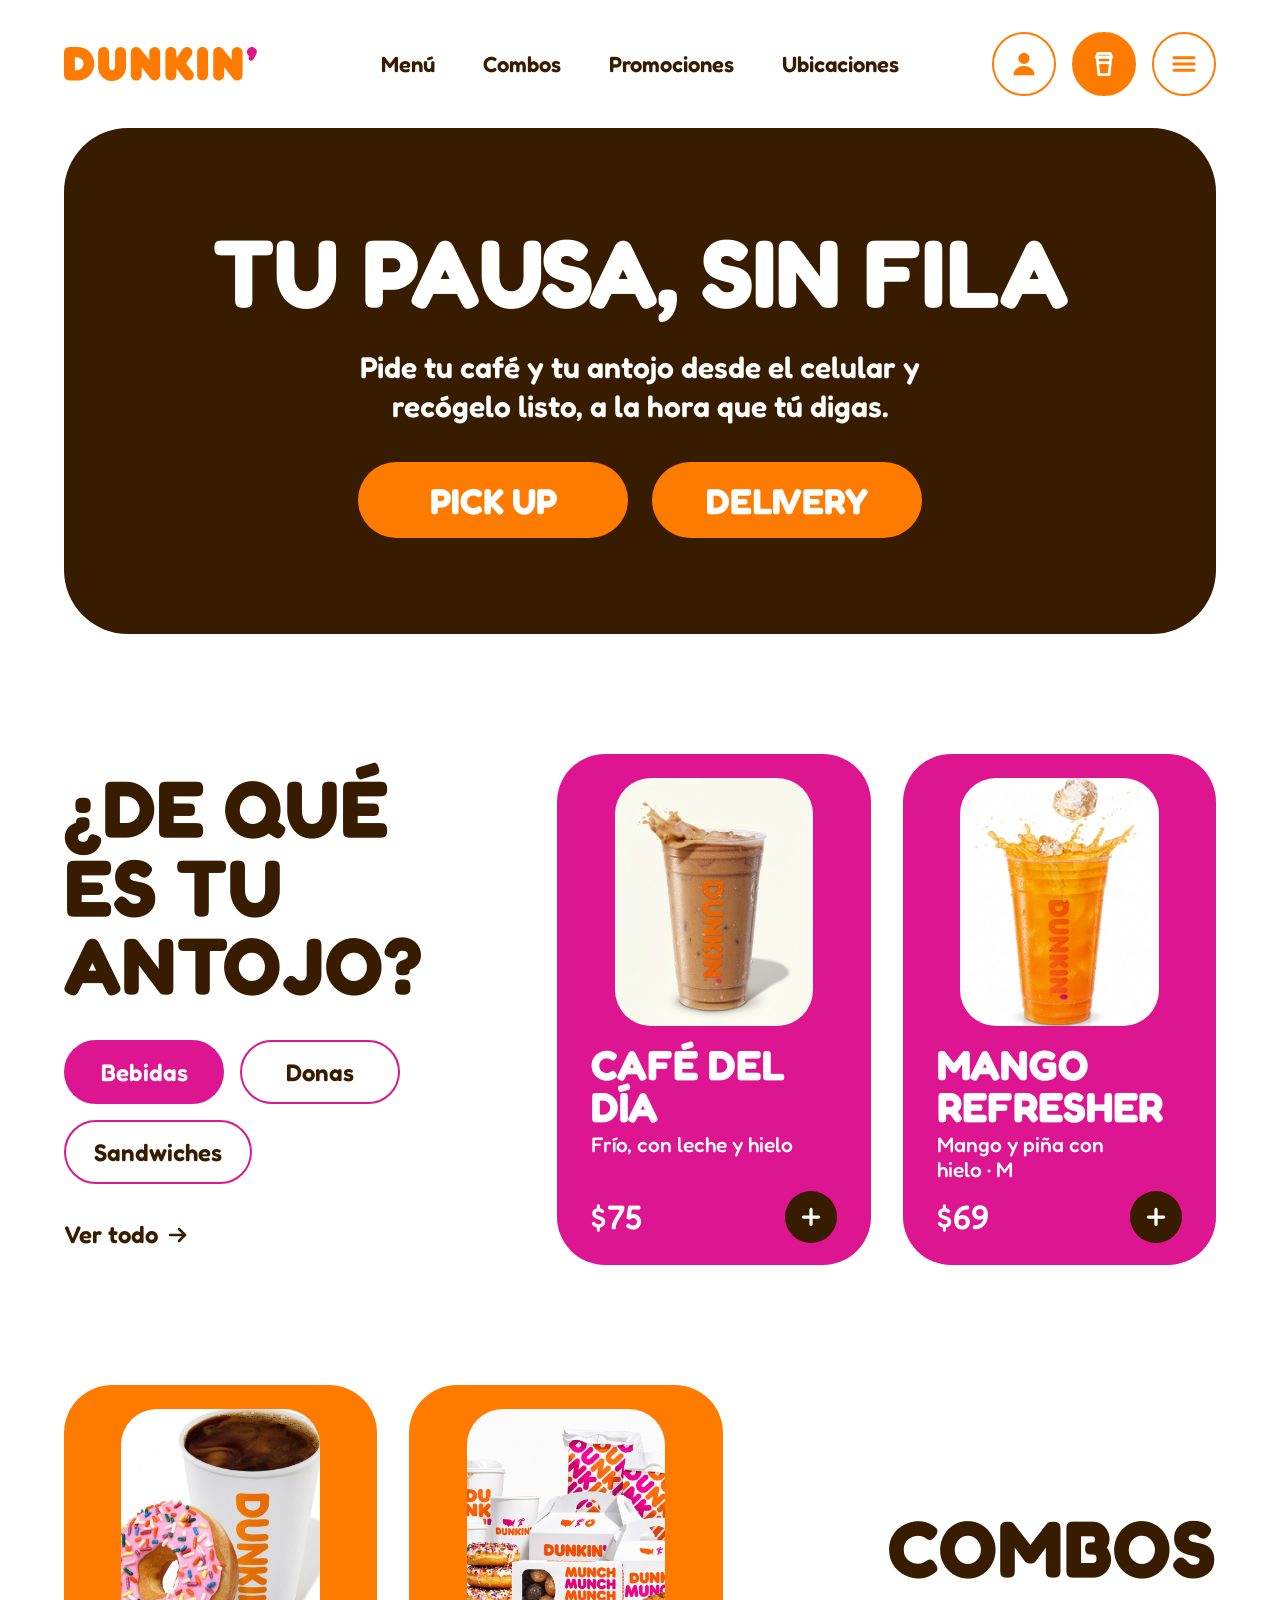
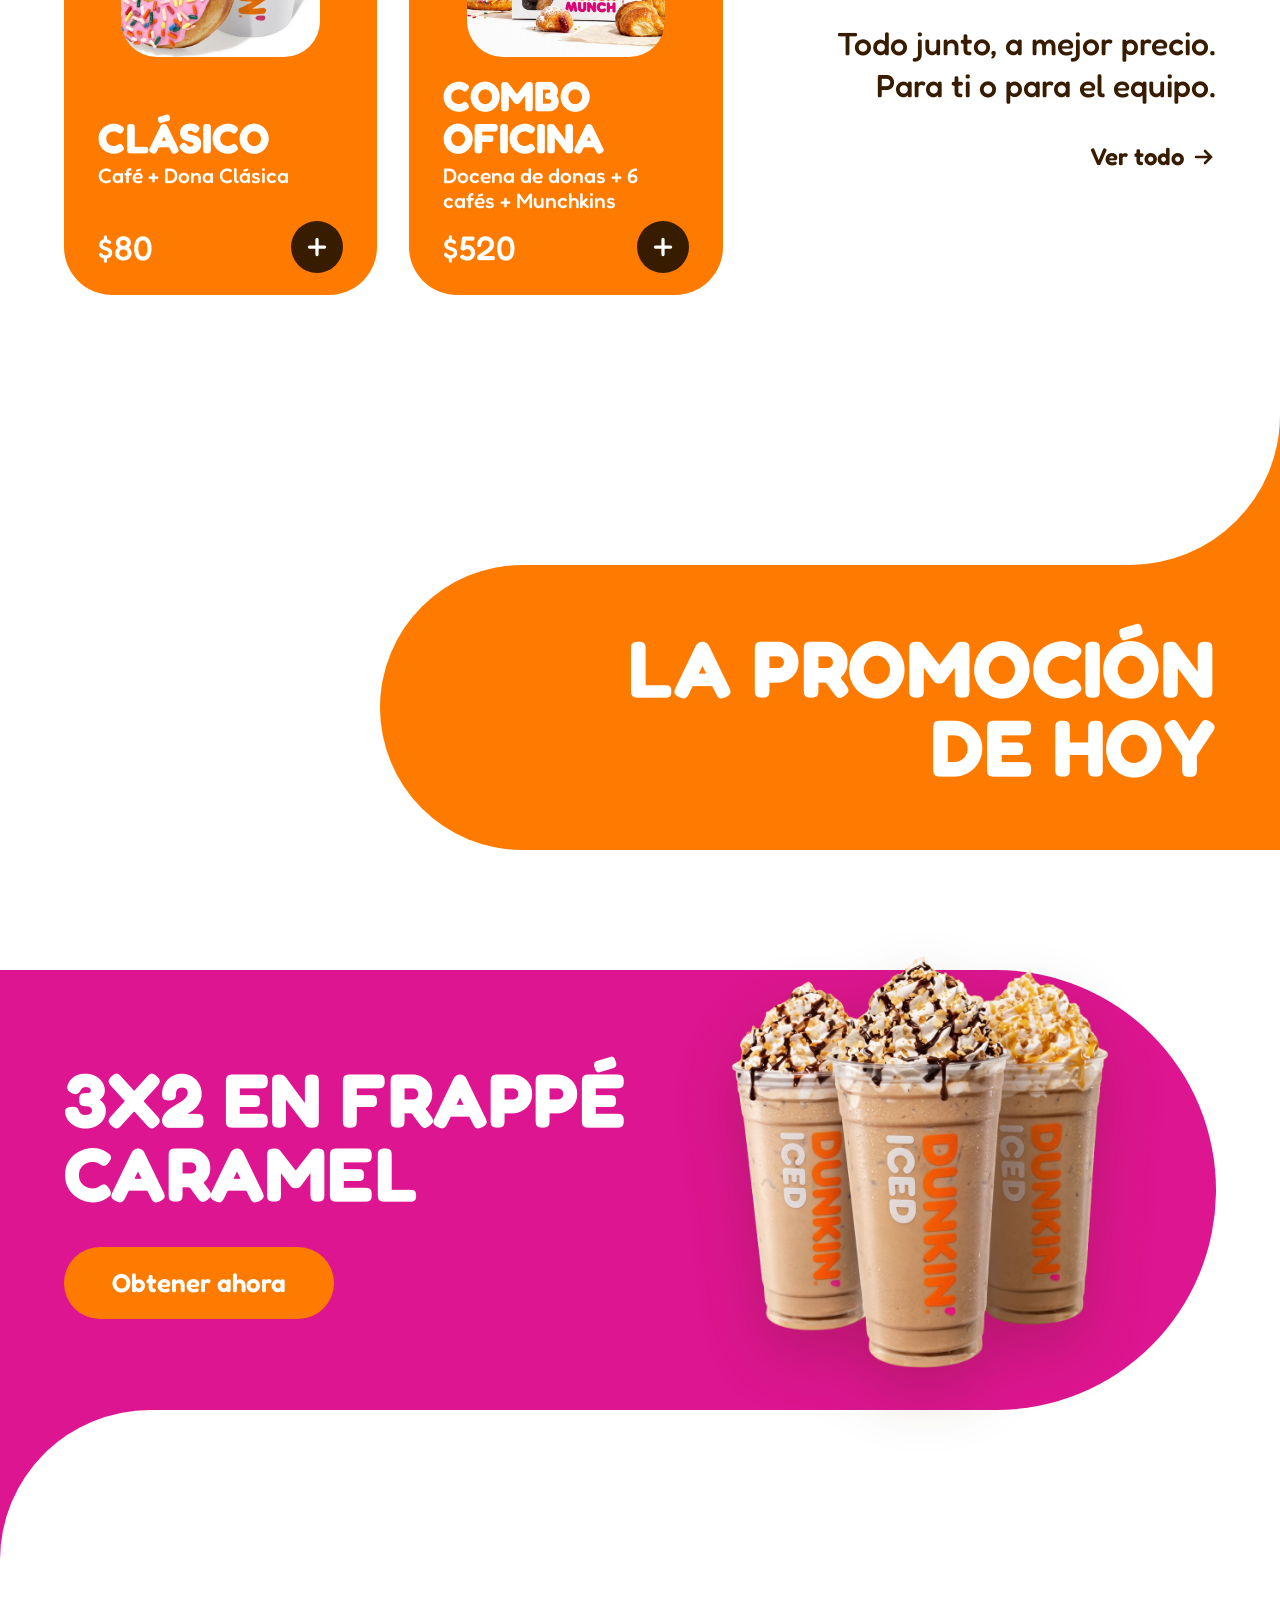
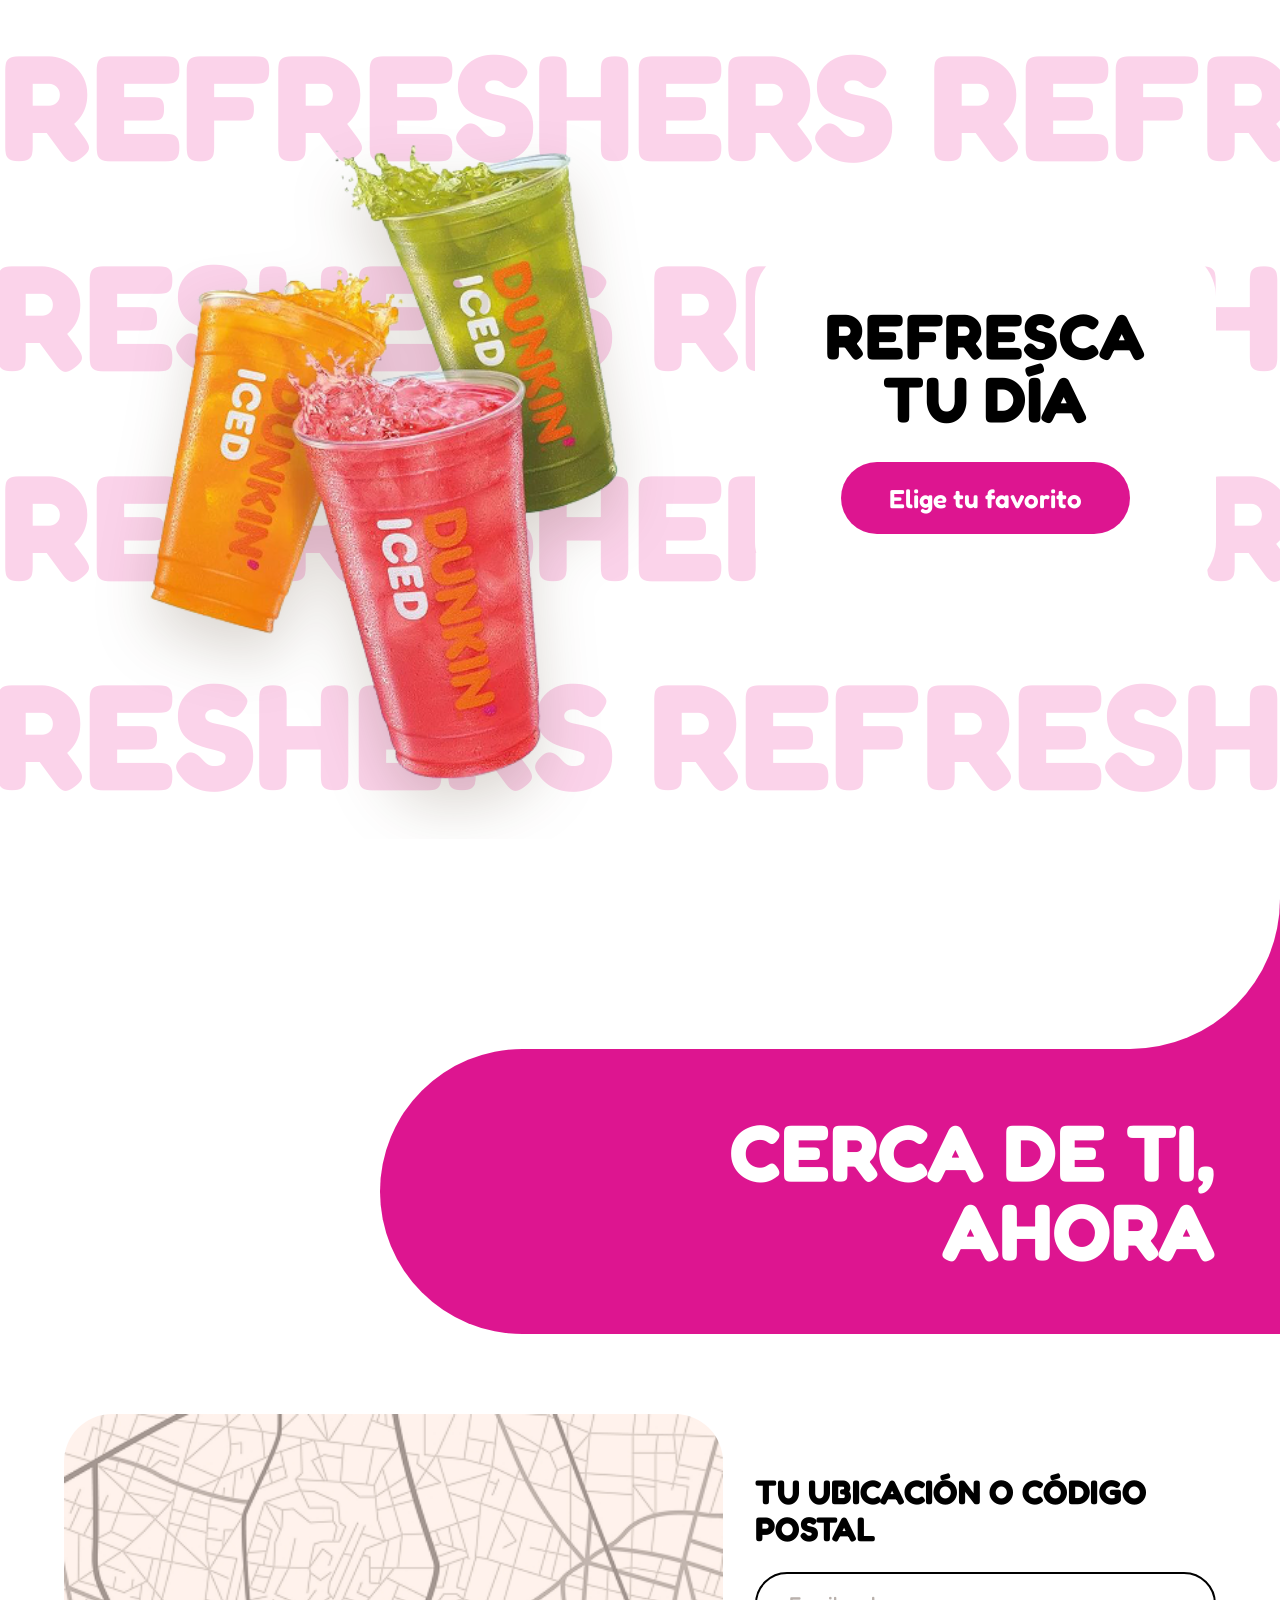
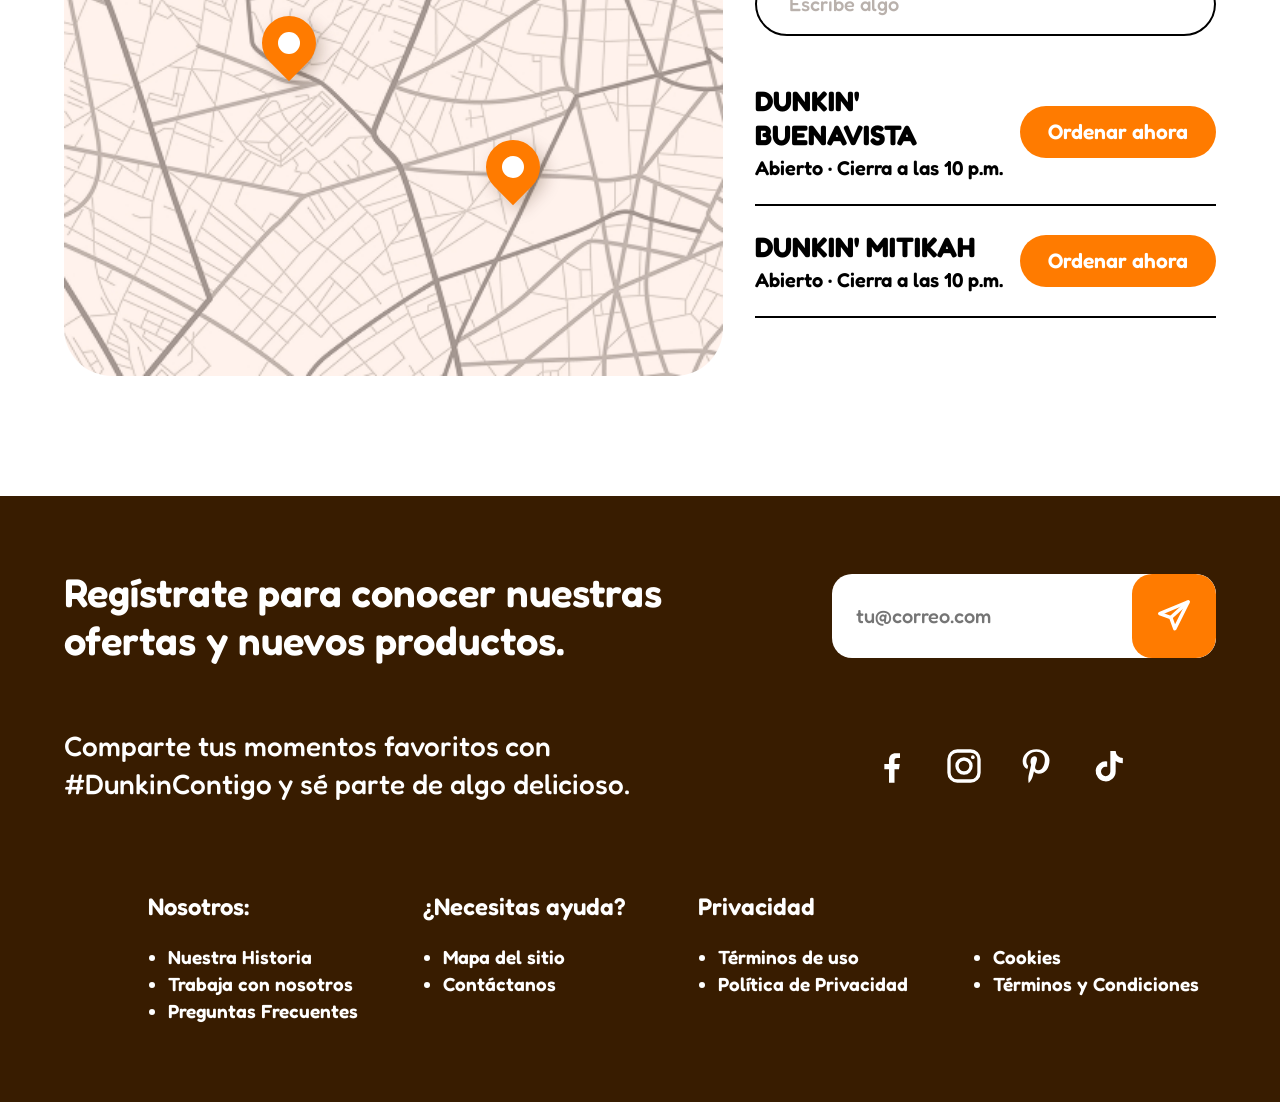
<file: index.html>
<!DOCTYPE html>
<html lang="es">
<head>
  <meta charset="UTF-8">
  <meta name="viewport" content="width=device-width, initial-scale=1.0">
  <title>Dunkin' | Tu pausa, sin fila</title>
  <meta name="description" content="Pide tu café y tu antojo desde el celular y recógelo listo, a la hora que tú digas.">

  <!-- Tipografía: Fredoka (Google Fonts) -->
  <link rel="preconnect" href="https://fonts.googleapis.com">
  <link rel="preconnect" href="https://fonts.gstatic.com" crossorigin>
  <link href="https://fonts.googleapis.com/css2?family=Fredoka:wdth,wght@75..125,300..700&display=swap" rel="stylesheet">

  <link rel="stylesheet" href="css/styles.css?v=10">
</head>
<body>
<div class="page">

  <!-- ========== HEADER ========== -->
  <header class="header container">
    <a href="index.html" class="header__logo" aria-label="Dunkin' inicio">
      <img src="img/marca/logo.svg" alt="Dunkin'" width="194" height="34">
    </a>

    <nav class="header__nav" id="menu-principal" aria-label="Principal">
      <a href="bebidas.html">Menú</a>
      <a href="#combos">Combos</a>
      <a href="#promocion">Promociones</a>
      <a href="#ubicaciones">Ubicaciones</a>
    </nav>

    <div class="header__actions">
      <a href="#" class="icon-btn icon-btn--outline" aria-label="Mi cuenta">
        <svg viewBox="0 0 24 24" aria-hidden="true"><circle cx="12" cy="7.5" r="4.5" fill="currentColor"/><path d="M3.5 21c0-4.4 3.8-7.5 8.5-7.5s8.5 3.1 8.5 7.5z" fill="currentColor"/></svg>
      </a>
      <a href="bebidas.html#carrito" class="icon-btn icon-btn--fill" aria-label="Mi pedido">
        <svg viewBox="0 0 24 24" aria-hidden="true" fill="none" stroke="currentColor" stroke-width="2.2" stroke-linejoin="round"><path d="M7 3.5h10l1 3H6z"/><path d="M5 6.5h14"/><path d="M6.5 6.5l1.4 14h8.2l1.4-14"/><path d="M7.2 11h9.6"/></svg>
        <span class="cart-badge" id="cart-badge" hidden>0</span>
      </a>
      <button class="icon-btn icon-btn--outline header__burger" id="burger" aria-label="Abrir menú" aria-expanded="false" aria-controls="menu-panel">
        <svg viewBox="0 0 24 24" aria-hidden="true" fill="none" stroke="currentColor" stroke-width="2.4" stroke-linecap="round"><path d="M4 7h16M4 12h16M4 17h16"/></svg>
      </button>
    </div>

    <!-- Menú desplegable (botón de 3 líneas) -->
    <nav class="menu-panel" id="menu-panel" aria-label="Menú completo" hidden>
      <ul>
        <li><a href="bebidas.html">Menú</a></li>
        <li><a href="#combos">Combos</a></li>
        <li><a href="#promocion">Promociones</a></li>
        <li><a href="#ubicaciones">Ubicaciones</a></li>
      </ul>
      <ul class="menu-panel__sub">
        <li><a href="#">Nuestra Historia</a></li>
        <li><a href="#">Preguntas Frecuentes</a></li>
        <li><a href="#">Contáctanos</a></li>
      </ul>
    </nav>
  </header>

  <main>

    <!-- ========== HERO ========== -->
    <section class="container">
      <div class="hero">
        <h1 class="hero__title">Tu pausa, sin fila</h1>
        <p class="hero__text">Pide tu café y tu antojo desde el celular y recógelo listo, a la hora que tú digas.</p>
        <div class="hero__actions">
          <a href="#ubicaciones" class="btn btn--orange btn--xl">Pick up</a>
          <a href="#" class="btn btn--orange btn--xl">Delivery</a>
        </div>
      </div>
    </section>

    <!-- ========== ¿DE QUÉ ES TU ANTOJO? ========== -->
    <section class="feature container" id="antojo">
      <div class="feature__side">
        <h2 class="title-xl">¿De qué es tu antojo?</h2>

        <div class="tabs" role="tablist" aria-label="Categorías del menú">
          <button class="tab is-active" role="tab" aria-selected="true" data-cat="bebidas">Bebidas</button>
          <button class="tab" role="tab" aria-selected="false" data-cat="donas">Donas</button>
          <button class="tab" role="tab" aria-selected="false" data-cat="sandwiches">Sandwiches</button>
        </div>

        <a href="bebidas.html" class="link-more" id="antojo-ver-todo">Ver todo
          <svg viewBox="0 0 24 24" aria-hidden="true" fill="none" stroke="currentColor" stroke-width="2.6" stroke-linecap="round"><path d="M4 12h15M13 6l6 6-6 6"/></svg>
        </a>
      </div>

      <!-- Las tarjetas se generan con JS según la pestaña (ver js/main.js) -->
      <div class="feature__cards" id="antojo-cards" role="tabpanel" aria-live="polite"></div>
    </section>

    <!-- ========== COMBOS ========== -->
    <section class="feature feature--reverse container" id="combos">
      <div class="feature__cards">
        <article class="card card--orange">
          <div class="card__media">
            <img src="img/combos/clasico.jpg" alt="Café con dona glaseada">
          </div>
          <h3 class="card__title">Clásico</h3>
          <p class="card__desc">Café + Dona Clásica</p>
          <div class="card__foot">
            <p class="card__price">$80</p>
            <button class="add-btn" data-name="Clásico" data-price="80" aria-label="Agregar Clásico">
              <svg viewBox="0 0 24 24" aria-hidden="true"><path d="M12 5v14M5 12h14"/></svg>
            </button>
          </div>
        </article>

        <article class="card card--orange">
          <div class="card__media">
            <img src="img/combos/combo_oficina.jpg" alt="Caja de donas con seis cafés">
          </div>
          <h3 class="card__title">Combo oficina</h3>
          <p class="card__desc">Docena de donas + 6 cafés + Munchkins</p>
          <div class="card__foot">
            <p class="card__price">$520</p>
            <button class="add-btn" data-name="Combo oficina" data-price="520" aria-label="Agregar Combo oficina">
              <svg viewBox="0 0 24 24" aria-hidden="true"><path d="M12 5v14M5 12h14"/></svg>
            </button>
          </div>
        </article>
      </div>

      <div class="feature__side feature__side--right">
        <h2 class="title-xl">Combos</h2>
        <p class="feature__text">Todo junto, a mejor precio.<br>Para ti o para el equipo.</p>
        <a href="combos.html" class="link-more">Ver todo
          <svg viewBox="0 0 24 24" aria-hidden="true" fill="none" stroke="currentColor" stroke-width="2.6" stroke-linecap="round"><path d="M4 12h15M13 6l6 6-6 6"/></svg>
        </a>
      </div>
    </section>

    <!-- ========== LA PROMOCIÓN DE HOY ========== -->
    <section id="promocion" class="promo-section">
      <!-- Conector: caja naranja debajo de una blanca con esquina redondeada -->
      <div class="conector conector--orange" aria-hidden="true"><div class="conector__blanco"></div></div>
      <div class="label-box label-box--orange">
        <h2 class="title-xl">La promoción<br>de hoy</h2>
      </div>

      <div class="promo">
        <div class="promo__text">
          <h3 class="title-lg">3x2 en frappé<br>caramel</h3>
          <a href="#" class="btn btn--orange btn--lg">Obtener ahora</a>
        </div>
        <img class="promo__img" src="img/landing/frappes.png" alt="Tres frappés de caramelo con crema batida">
      </div>
      <!-- Conector inferior: la banda rosa baja por la izquierda y se curva hacia el blanco -->
      <div class="conector conector--pink conector--bottom" aria-hidden="true"><div class="conector__blanco"></div></div>
    </section>

    <!-- ========== REFRESHERS ========== -->
    <section class="refreshers">
      <div class="refreshers__words" aria-hidden="true">
        <span>Refreshers Refreshers Refreshers</span>
        <span>Refreshers Refreshers Refreshers</span>
        <span>Refreshers Refreshers Refreshers</span>
        <span>Refreshers Refreshers Refreshers</span>
        <span>Refreshers Refreshers Refreshers</span>
        <span>Refreshers Refreshers Refreshers</span>
        <span>Refreshers Refreshers Refreshers</span>
      </div>

      <div class="refreshers__inner container">
        <img class="refreshers__img" src="img/landing/rfrshrs.png" alt="Refreshers de mango, fresa y té verde">
        <div class="refreshers__cta">
          <h2 class="title-lg">Refresca tu día</h2>
          <a href="refreshers.html" class="btn btn--pink btn--lg">Elige tu favorito</a>
        </div>
      </div>
    </section>

    <!-- ========== CERCA DE TI ========== -->
    <section id="ubicaciones" class="locations-section">
      <div class="conector conector--pink" aria-hidden="true"><div class="conector__blanco"></div></div>
      <div class="label-box label-box--pink">
        <h2 class="title-xl">Cerca de ti,<br>ahora</h2>
      </div>

      <div class="locations container">
        <div class="locations__map">
          <img src="img/landing/mapa.jpg" alt="Mapa con las sucursales cercanas">
          <span class="pin" style="left:30%; top:36%;" aria-hidden="true"></span>
          <span class="pin" style="left:64%; top:58%;" aria-hidden="true"></span>
        </div>

        <div class="locations__panel">
          <label for="buscar-sucursal" class="locations__label">Tu ubicación o código postal</label>
          <input id="buscar-sucursal" class="input" type="search" placeholder="Escribe algo" autocomplete="postal-code">

          <ul class="stores" id="stores">
            <li class="store" data-search="buenavista cuauhtemoc 06350">
              <div>
                <h3 class="store__name">Dunkin' Buenavista</h3>
                <p class="store__hours">Abierto · Cierra a las 10 p.m.</p>
              </div>
              <a href="#" class="btn btn--orange btn--sm">Ordenar ahora</a>
            </li>
            <li class="store" data-search="mitikah coyoacan 04000 benito juarez">
              <div>
                <h3 class="store__name">Dunkin' Mitikah</h3>
                <p class="store__hours">Abierto · Cierra a las 10 p.m.</p>
              </div>
              <a href="#" class="btn btn--orange btn--sm">Ordenar ahora</a>
            </li>
          </ul>
          <p class="stores__empty" id="stores-empty" hidden>No encontramos sucursales con ese dato. Prueba con otra colonia o código postal.</p>
        </div>
      </div>
    </section>

  </main>

  <!-- ========== FOOTER ========== -->
  <footer class="footer">
    <div class="container">
      <div class="footer__top">
        <h2 class="footer__title"><span class="solo-escritorio">Regístrate para conocer nuestras ofertas y nuevos productos.</span><span class="solo-movil">Promos y nuevos productos directo a tu correo</span></h2>

        <form class="newsletter" id="newsletter" novalidate>
          <label for="correo" class="sr-only">Correo electrónico</label>
          <input id="correo" type="email" placeholder="tu@correo.com" autocomplete="email" required>
          <button type="submit" aria-label="Enviar correo">
            <svg viewBox="0 0 24 24" aria-hidden="true" fill="none" stroke="currentColor" stroke-width="2.2" stroke-linejoin="round"><path d="M21 3L3 10.5l7 2.5 2.5 7z"/><path d="M21 3L10 13"/></svg>
          </button>
          <p class="newsletter__msg" id="newsletter-msg" role="status"></p>
        </form>
      </div>

      <div class="footer__middle">
        <p class="footer__text">Comparte tus momentos favoritos con<br>#DunkinContigo y sé parte de algo delicioso.</p>

        <div class="social">
          <a href="#" aria-label="Facebook"><svg viewBox="0 0 24 24" aria-hidden="true" fill="currentColor"><path d="M13.5 22v-8h2.7l.4-3.2h-3.1V8.8c0-.9.3-1.6 1.6-1.6h1.7V4.4c-.3 0-1.3-.1-2.5-.1-2.5 0-4.1 1.5-4.1 4.2v2.3H7.4V14h2.8v8z"/></svg></a>
          <a href="#" aria-label="Instagram"><svg viewBox="0 0 24 24" aria-hidden="true" fill="none" stroke="currentColor" stroke-width="2"><rect x="3" y="3" width="18" height="18" rx="5"/><circle cx="12" cy="12" r="4.2"/><circle cx="17.3" cy="6.7" r="1.1" fill="currentColor" stroke="none"/></svg></a>
          <a href="#" class="social__pin" aria-label="Pinterest"><svg viewBox="0 0 24 24" aria-hidden="true" fill="currentColor"><path d="M12.3 2C6.8 2 4 5.9 4 9.2c0 2 .8 3.8 2.4 4.4.3.1.5 0 .6-.3l.2-1c.1-.3 0-.4-.2-.7-.5-.6-.8-1.3-.8-2.4 0-3.1 2.3-5.8 6-5.8 3.3 0 5.1 2 5.1 4.7 0 3.5-1.6 6.5-3.9 6.5-1.3 0-2.2-1-1.9-2.3.4-1.5 1.1-3.2 1.1-4.3 0-1-.5-1.8-1.6-1.8-1.3 0-2.3 1.3-2.3 3.1 0 1.1.4 1.9.4 1.9l-1.5 6.4c-.4 1.9-.1 4.2 0 4.4 0 .1.2.2.3.1.1-.2 1.6-2 2.1-3.8l.8-3.2c.4.8 1.6 1.5 2.9 1.5 3.8 0 6.4-3.5 6.4-8.1C20.2 5.4 17 2 12.3 2z"/></svg></a>
          <a href="#" aria-label="TikTok"><svg viewBox="0 0 24 24" aria-hidden="true" fill="currentColor"><path d="M16.6 3h-3.2v12.3a2.8 2.8 0 1 1-2.8-2.8c.3 0 .6 0 .9.1V9.3a6 6 0 1 0 5.1 6V9a7.4 7.4 0 0 0 4.3 1.4V7.2a4.3 4.3 0 0 1-4.3-4.2z"/></svg></a>
        </div>
      </div>

      <div class="footer__links">
        <div class="footer__col">
          <h3>Nosotros:</h3>
          <ul>
            <li><a href="#">Nuestra Historia</a></li>
            <li><a href="#">Trabaja con nosotros</a></li>
            <li><a href="#">Preguntas Frecuentes</a></li>
          </ul>
        </div>
        <div class="footer__col">
          <h3>¿Necesitas ayuda?</h3>
          <ul>
            <li><a href="#">Mapa del sitio</a></li>
            <li><a href="#">Contáctanos</a></li>
          </ul>
        </div>
        <div class="footer__col">
          <h3>Privacidad</h3>
          <ul>
            <li><a href="#">Términos de uso</a></li>
            <li><a href="#">Política de Privacidad</a></li>
          </ul>
        </div>
        <div class="footer__col footer__col--no-title">
          <ul>
            <li><a href="#">Cookies</a></li>
            <li><a href="#">Términos y Condiciones</a></li>
          </ul>
        </div>
      </div>
    </div>
  </footer>

  <div class="toast" id="toast" role="status" aria-live="polite"></div>
</div>

<script src="js/carrito.js?v=10"></script>
<script src="js/main.js?v=10"></script>
</body>
</html>
</file>
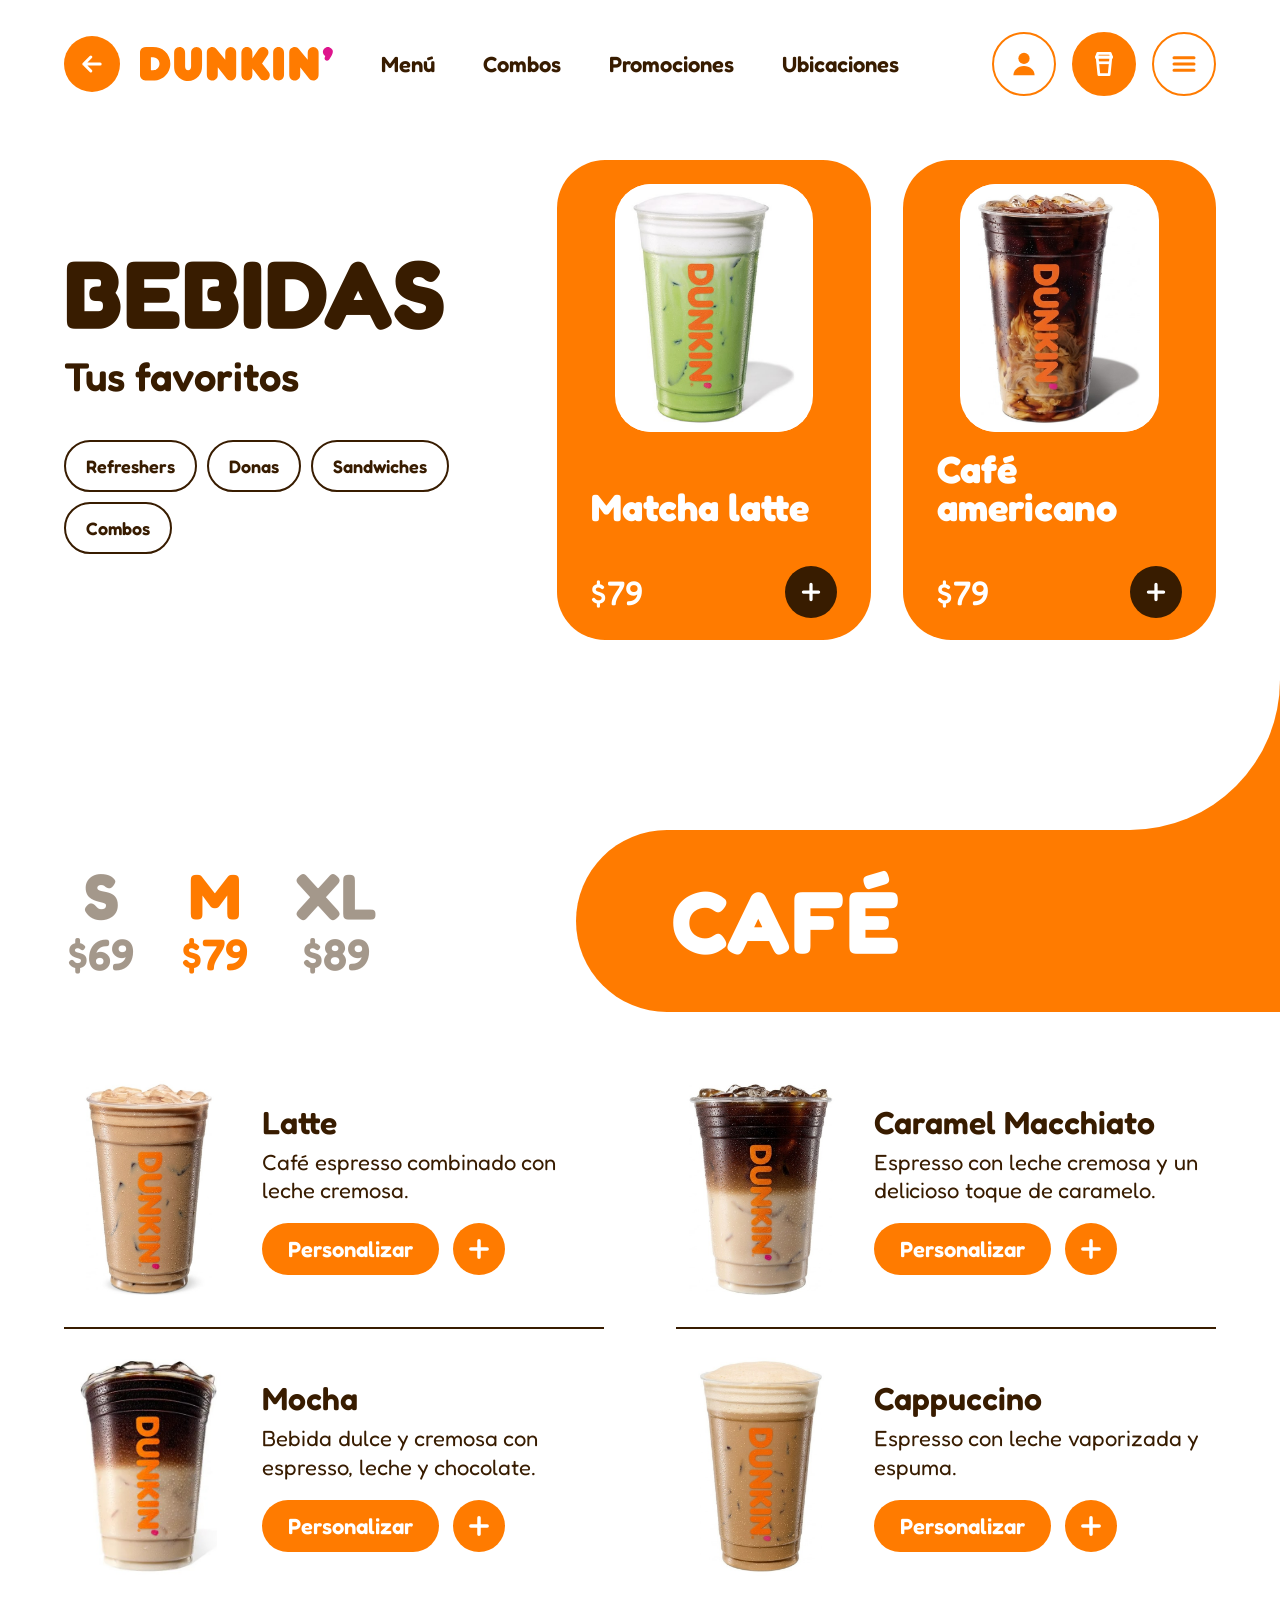
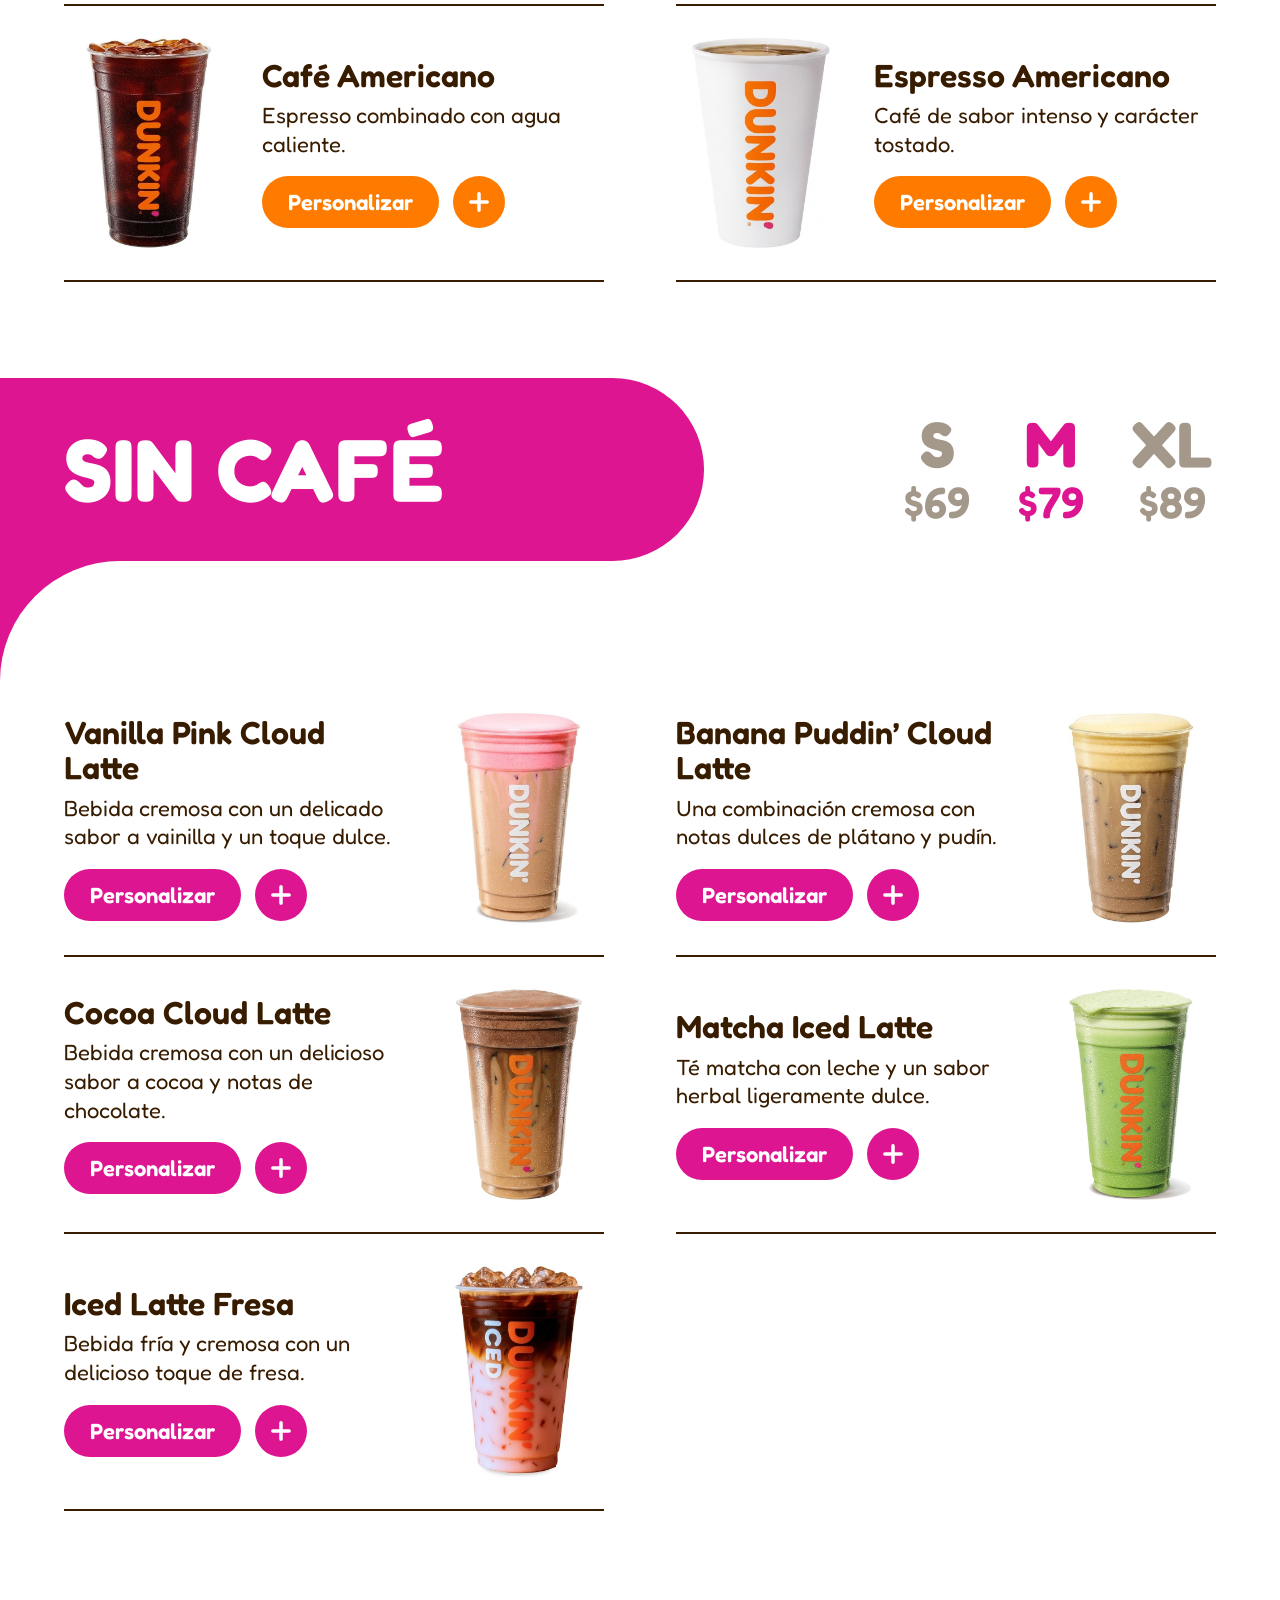
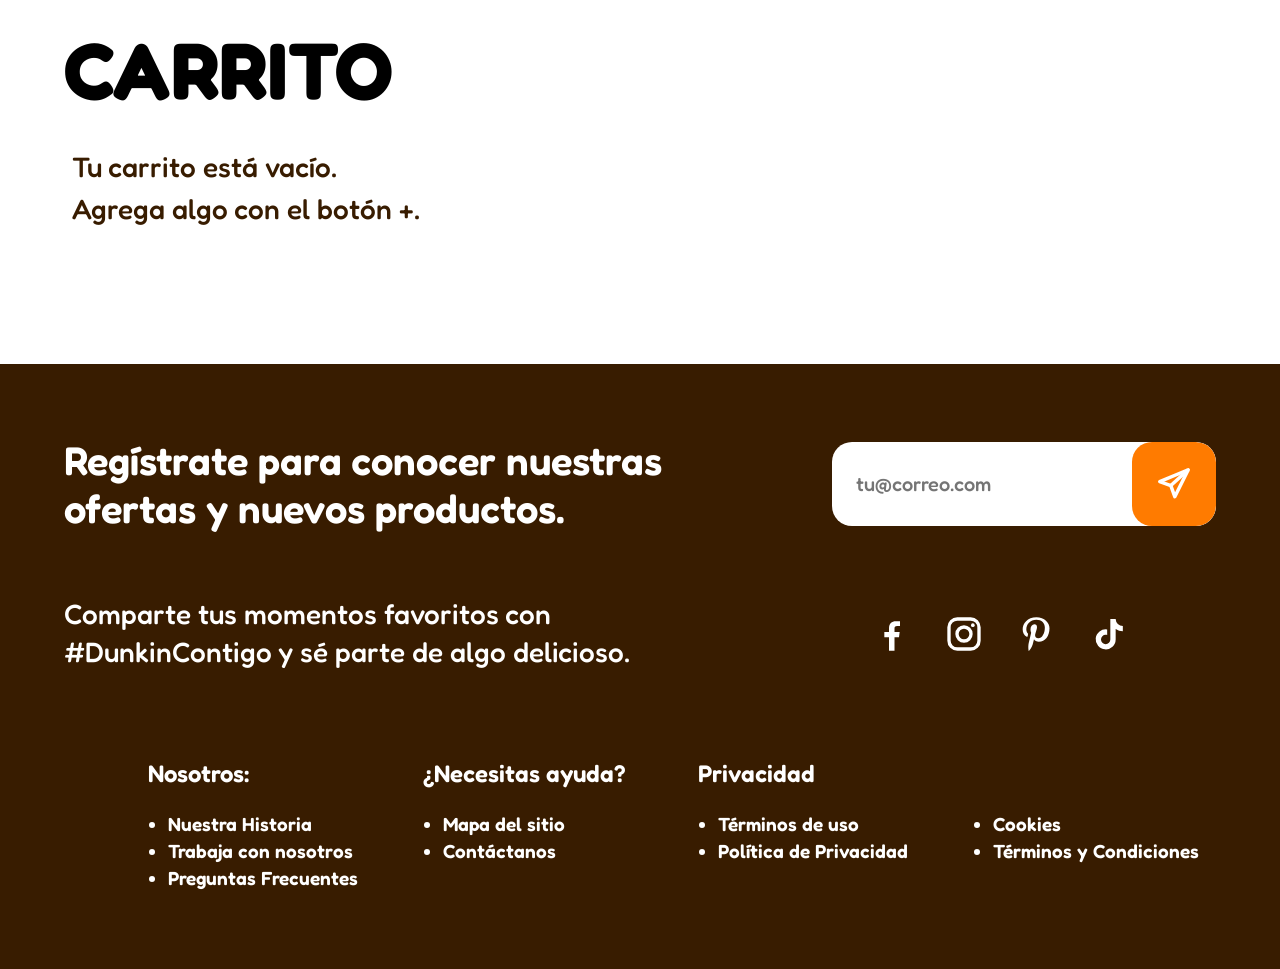
<file: bebidas.html>
<!DOCTYPE html>
<html lang="es">
<head>
  <meta charset="UTF-8">
  <meta name="viewport" content="width=device-width, initial-scale=1.0">
  <title>Dunkin' | Bebidas</title>
  <meta name="description" content="Café y bebidas sin café de Dunkin': elige tamaño, personaliza y arma tu pedido.">

  <!-- Tipografía: Fredoka (Google Fonts) -->
  <link rel="preconnect" href="https://fonts.googleapis.com">
  <link rel="preconnect" href="https://fonts.gstatic.com" crossorigin>
  <link href="https://fonts.googleapis.com/css2?family=Fredoka:wdth,wght@75..125,300..700&display=swap" rel="stylesheet">

  <link rel="stylesheet" href="css/styles.css?v=10">
  <link rel="stylesheet" href="css/bebidas.css?v=10">
</head>
<body>
<div class="page page--bebidas">

  <!-- ========== HEADER ========== -->
  <header class="header container">
    <div class="header__brand">
      <a href="index.html" class="back-btn" aria-label="Regresar al inicio">
        <svg viewBox="0 0 24 24" aria-hidden="true" fill="none" stroke="currentColor" stroke-width="2.6" stroke-linecap="round" stroke-linejoin="round"><path d="M19 12H5M11 6l-6 6 6 6"/></svg>
      </a>
      <a href="index.html" class="header__logo" aria-label="Dunkin' inicio">
      <img src="img/marca/logo.svg" alt="Dunkin'" width="194" height="34">
      </a>
    </div>

    <nav class="header__nav" id="menu-principal" aria-label="Principal">
      <a href="bebidas.html" aria-current="page">Menú</a>
      <a href="combos.html">Combos</a>
      <a href="index.html#promocion">Promociones</a>
      <a href="index.html#ubicaciones">Ubicaciones</a>
    </nav>

    <div class="header__actions">
      <a href="#" class="icon-btn icon-btn--outline" aria-label="Mi cuenta">
        <svg viewBox="0 0 24 24" aria-hidden="true"><circle cx="12" cy="7.5" r="4.5" fill="currentColor"/><path d="M3.5 21c0-4.4 3.8-7.5 8.5-7.5s8.5 3.1 8.5 7.5z" fill="currentColor"/></svg>
      </a>
      <a href="#carrito" class="icon-btn icon-btn--fill" aria-label="Mi pedido">
        <svg viewBox="0 0 24 24" aria-hidden="true" fill="none" stroke="currentColor" stroke-width="2.2" stroke-linejoin="round"><path d="M7 3.5h10l1 3H6z"/><path d="M5 6.5h14"/><path d="M6.5 6.5l1.4 14h8.2l1.4-14"/><path d="M7.2 11h9.6"/></svg>
        <span class="cart-badge" id="cart-badge" hidden>0</span>
      </a>
      <button class="icon-btn icon-btn--outline header__burger" id="burger" aria-label="Abrir menú" aria-expanded="false" aria-controls="menu-panel">
        <svg viewBox="0 0 24 24" aria-hidden="true" fill="none" stroke="currentColor" stroke-width="2.4" stroke-linecap="round"><path d="M4 7h16M4 12h16M4 17h16"/></svg>
      </button>
    </div>

    <!-- Menú desplegable (botón de 3 líneas) -->
    <nav class="menu-panel" id="menu-panel" aria-label="Menú completo" hidden>
      <ul>
        <li><a href="bebidas.html">Menú</a></li>
        <li><a href="combos.html">Combos</a></li>
        <li><a href="index.html#promocion">Promociones</a></li>
        <li><a href="index.html#ubicaciones">Ubicaciones</a></li>
      </ul>
      <ul class="menu-panel__sub">
        <li><a href="#">Nuestra Historia</a></li>
        <li><a href="#">Preguntas Frecuentes</a></li>
        <li><a href="#">Contáctanos</a></li>
      </ul>
    </nav>
  </header>

  <main>

    <!-- ========== BEBIDAS · TUS FAVORITOS ========== -->
    <section class="bev-intro container">
      <div class="bev-intro__text">
        <h1 class="title-xl">Bebidas</h1>
        <p class="bev-intro__sub">Tus favoritos</p>
      </div>

      <!-- Categorías del menú (en celular va arriba, debajo del header) -->
      <nav class="cat-nav" aria-label="Categorías del menú">
        <a href="refreshers.html" class="cat-chip">Refreshers</a>
        <a href="donas.html" class="cat-chip">Donas</a>
        <a href="sandwiches.html" class="cat-chip">Sandwiches</a>
        <a href="combos.html" class="cat-chip">Combos</a>
      </nav>

      <div class="feature__cards bev-favs">
        <article class="card card--orange card--fav">
          <div class="card__media"><img src="img/bebidas/fav_matcha.jpg" alt="Matcha latte helado con espuma"></div>
          <h2 class="card__title">Matcha latte</h2>
          <p class="card__desc"></p>
          <div class="card__foot">
            <p class="card__price">$79</p>
            <button class="add-btn" data-name="Matcha latte" data-price="79" data-detail="Tamaño M" aria-label="Agregar Matcha latte">
              <svg viewBox="0 0 24 24" aria-hidden="true"><path d="M12 5v14M5 12h14"/></svg>
            </button>
          </div>
        </article>
        <article class="card card--orange card--fav">
          <div class="card__media"><img src="img/bebidas/fav_americano.jpg" alt="Café americano helado con leche"></div>
          <h2 class="card__title">Café americano</h2>
          <p class="card__desc"></p>
          <div class="card__foot">
            <p class="card__price">$79</p>
            <button class="add-btn" data-name="Café americano" data-price="79" data-detail="Tamaño M" aria-label="Agregar Café americano">
              <svg viewBox="0 0 24 24" aria-hidden="true"><path d="M12 5v14M5 12h14"/></svg>
            </button>
          </div>
        </article>
      </div>
    </section>

    <!-- ========== CAFÉ ========== -->
    <section class="bev-section bev-section--cafe" aria-labelledby="titulo-cafe">
      <div class="conector conector--orange" aria-hidden="true"><div class="conector__blanco"></div></div>

      <div class="bev-head">
        <div class="sizes" role="group" aria-label="Tamaño de las bebidas con café" data-seccion="cafe"></div>
        <div class="label-box label-box--orange bev-pill">
          <h2 class="title-xl" id="titulo-cafe">Café</h2>
        </div>
      </div>

      <ul class="bev-list container" id="lista-cafe"></ul>
    </section>

    <!-- ========== SIN CAFÉ ========== -->
    <section class="bev-section bev-section--sin" aria-labelledby="titulo-sin">
      <div class="bev-head bev-head--left">
        <div class="label-box label-box--pink bev-pill bev-pill--left">
          <h2 class="title-xl" id="titulo-sin">Sin café</h2>
        </div>
        <div class="sizes" role="group" aria-label="Tamaño de las bebidas sin café" data-seccion="sin"></div>
      </div>
      <div class="conector conector--pink conector--bottom bev-conector-sin" aria-hidden="true"><div class="conector__blanco"></div></div>

      <ul class="bev-list bev-list--reverse container" id="lista-sin"></ul>
    </section>

    <!-- ========== CARRITO (igual en todas las pantallas, menos la landing) ========== -->
    <section class="cart container" id="carrito" aria-labelledby="titulo-carrito">
      <h2 class="title-xl cart__title" id="titulo-carrito">Carrito</h2>
      <ul class="cart__list" id="cart-list"></ul>
      <div class="cart__empty" id="cart-empty"><p>Tu carrito está vacío.</p><p>Agrega algo con el botón +.</p></div>
      <div class="cart__summary" id="cart-summary" hidden>
        <p class="cart__total">Total <strong id="cart-total">$0</strong></p>
        <a href="index.html#ubicaciones" class="btn btn--orange btn--lg">Ordenar ahora</a>
      </div>
    </section>

  </main>

  <!-- ========== PERSONALIZAR (ventana) ========== -->
  <dialog class="custom" id="personalizar" aria-labelledby="custom-titulo">
    <form method="dialog" class="custom__form" id="custom-form">
      <button type="button" class="custom__close" id="custom-cerrar" aria-label="Cerrar">
        <svg viewBox="0 0 24 24" aria-hidden="true" fill="none" stroke="currentColor" stroke-width="2.6" stroke-linecap="round"><path d="M6 6l12 12M18 6L6 18"/></svg>
      </button>
      <p class="custom__eyebrow">Personaliza tu bebida</p>
      <h2 class="custom__title" id="custom-titulo">Latte</h2>

      <fieldset class="custom__group">
        <legend>Tamaño</legend>
        <div class="choices" id="opc-tamano"></div>
      </fieldset>

      <fieldset class="custom__group">
        <legend>Leche <span>+$5 vegetal</span></legend>
        <div class="choices" id="opc-leche"></div>
      </fieldset>

      <fieldset class="custom__group">
        <legend>Sabor adicional <span>+$10</span></legend>
        <div class="choices" id="opc-sabor"></div>
      </fieldset>

      <fieldset class="custom__group">
        <legend>Extras <span>+$10 c/u</span></legend>
        <div class="choices" id="opc-extras"></div>
      </fieldset>

      <div class="custom__foot">
        <div class="stepper stepper--lg" aria-label="Cantidad">
          <button type="button" class="stepper__btn" id="custom-mas" aria-label="Agregar otra">
            <svg viewBox="0 0 24 24" aria-hidden="true"><path d="M12 5v14M5 12h14"/></svg>
          </button>
          <span class="stepper__num" id="custom-cantidad" aria-live="polite">1</span>
          <button type="button" class="stepper__btn" id="custom-menos" aria-label="Quitar una">
            <svg viewBox="0 0 24 24" aria-hidden="true"><path d="M5 12h14"/></svg>
          </button>
        </div>
        <button type="submit" class="btn btn--orange btn--lg custom__add" id="custom-agregar">Agregar · $79</button>
      </div>
    </form>
  </dialog>

  <!-- ========== FOOTER ========== -->
  <footer class="footer">
    <div class="container">
      <div class="footer__top">
        <h2 class="footer__title"><span class="solo-escritorio">Regístrate para conocer nuestras ofertas y nuevos productos.</span><span class="solo-movil">Promos y nuevos productos directo a tu correo</span></h2>

        <form class="newsletter" id="newsletter" novalidate>
          <label for="correo" class="sr-only">Correo electrónico</label>
          <input id="correo" type="email" placeholder="tu@correo.com" autocomplete="email" required>
          <button type="submit" aria-label="Enviar correo">
            <svg viewBox="0 0 24 24" aria-hidden="true" fill="none" stroke="currentColor" stroke-width="2.2" stroke-linejoin="round"><path d="M21 3L3 10.5l7 2.5 2.5 7z"/><path d="M21 3L10 13"/></svg>
          </button>
          <p class="newsletter__msg" id="newsletter-msg" role="status"></p>
        </form>
      </div>

      <div class="footer__middle">
        <p class="footer__text">Comparte tus momentos favoritos con<br>#DunkinContigo y sé parte de algo delicioso.</p>

        <div class="social">
          <a href="#" aria-label="Facebook"><svg viewBox="0 0 24 24" aria-hidden="true" fill="currentColor"><path d="M13.5 22v-8h2.7l.4-3.2h-3.1V8.8c0-.9.3-1.6 1.6-1.6h1.7V4.4c-.3 0-1.3-.1-2.5-.1-2.5 0-4.1 1.5-4.1 4.2v2.3H7.4V14h2.8v8z"/></svg></a>
          <a href="#" aria-label="Instagram"><svg viewBox="0 0 24 24" aria-hidden="true" fill="none" stroke="currentColor" stroke-width="2"><rect x="3" y="3" width="18" height="18" rx="5"/><circle cx="12" cy="12" r="4.2"/><circle cx="17.3" cy="6.7" r="1.1" fill="currentColor" stroke="none"/></svg></a>
          <a href="#" class="social__pin" aria-label="Pinterest"><svg viewBox="0 0 24 24" aria-hidden="true" fill="currentColor"><path d="M12.3 2C6.8 2 4 5.9 4 9.2c0 2 .8 3.8 2.4 4.4.3.1.5 0 .6-.3l.2-1c.1-.3 0-.4-.2-.7-.5-.6-.8-1.3-.8-2.4 0-3.1 2.3-5.8 6-5.8 3.3 0 5.1 2 5.1 4.7 0 3.5-1.6 6.5-3.9 6.5-1.3 0-2.2-1-1.9-2.3.4-1.5 1.1-3.2 1.1-4.3 0-1-.5-1.8-1.6-1.8-1.3 0-2.3 1.3-2.3 3.1 0 1.1.4 1.9.4 1.9l-1.5 6.4c-.4 1.9-.1 4.2 0 4.4 0 .1.2.2.3.1.1-.2 1.6-2 2.1-3.8l.8-3.2c.4.8 1.6 1.5 2.9 1.5 3.8 0 6.4-3.5 6.4-8.1C20.2 5.4 17 2 12.3 2z"/></svg></a>
          <a href="#" aria-label="TikTok"><svg viewBox="0 0 24 24" aria-hidden="true" fill="currentColor"><path d="M16.6 3h-3.2v12.3a2.8 2.8 0 1 1-2.8-2.8c.3 0 .6 0 .9.1V9.3a6 6 0 1 0 5.1 6V9a7.4 7.4 0 0 0 4.3 1.4V7.2a4.3 4.3 0 0 1-4.3-4.2z"/></svg></a>
        </div>
      </div>

      <div class="footer__links">
        <div class="footer__col">
          <h3>Nosotros:</h3>
          <ul>
            <li><a href="#">Nuestra Historia</a></li>
            <li><a href="#">Trabaja con nosotros</a></li>
            <li><a href="#">Preguntas Frecuentes</a></li>
          </ul>
        </div>
        <div class="footer__col">
          <h3>¿Necesitas ayuda?</h3>
          <ul>
            <li><a href="#">Mapa del sitio</a></li>
            <li><a href="#">Contáctanos</a></li>
          </ul>
        </div>
        <div class="footer__col">
          <h3>Privacidad</h3>
          <ul>
            <li><a href="#">Términos de uso</a></li>
            <li><a href="#">Política de Privacidad</a></li>
          </ul>
        </div>
        <div class="footer__col footer__col--no-title">
          <ul>
            <li><a href="#">Cookies</a></li>
            <li><a href="#">Términos y Condiciones</a></li>
          </ul>
        </div>
      </div>
    </div>
  </footer>

  <!-- Barra fija con el resumen de la orden: se oculta al llegar al carrito -->
  <a href="#carrito" class="cart-bar" id="cart-bar" hidden>
    <span class="cart-bar__label">Tu orden</span>
    <span class="cart-bar__count" id="cart-bar-count">0 artículos</span>
    <strong class="cart-bar__total" id="cart-bar-total">$0</strong>
    <span class="cart-bar__cta">Ver carrito</span>
  </a>

  <div class="toast" id="toast" role="status" aria-live="polite"></div>
</div>

<script src="js/carrito.js?v=10"></script>
<script src="js/main.js?v=10"></script>
<script src="js/bebidas.js?v=10"></script>
</body>
</html>
</file>
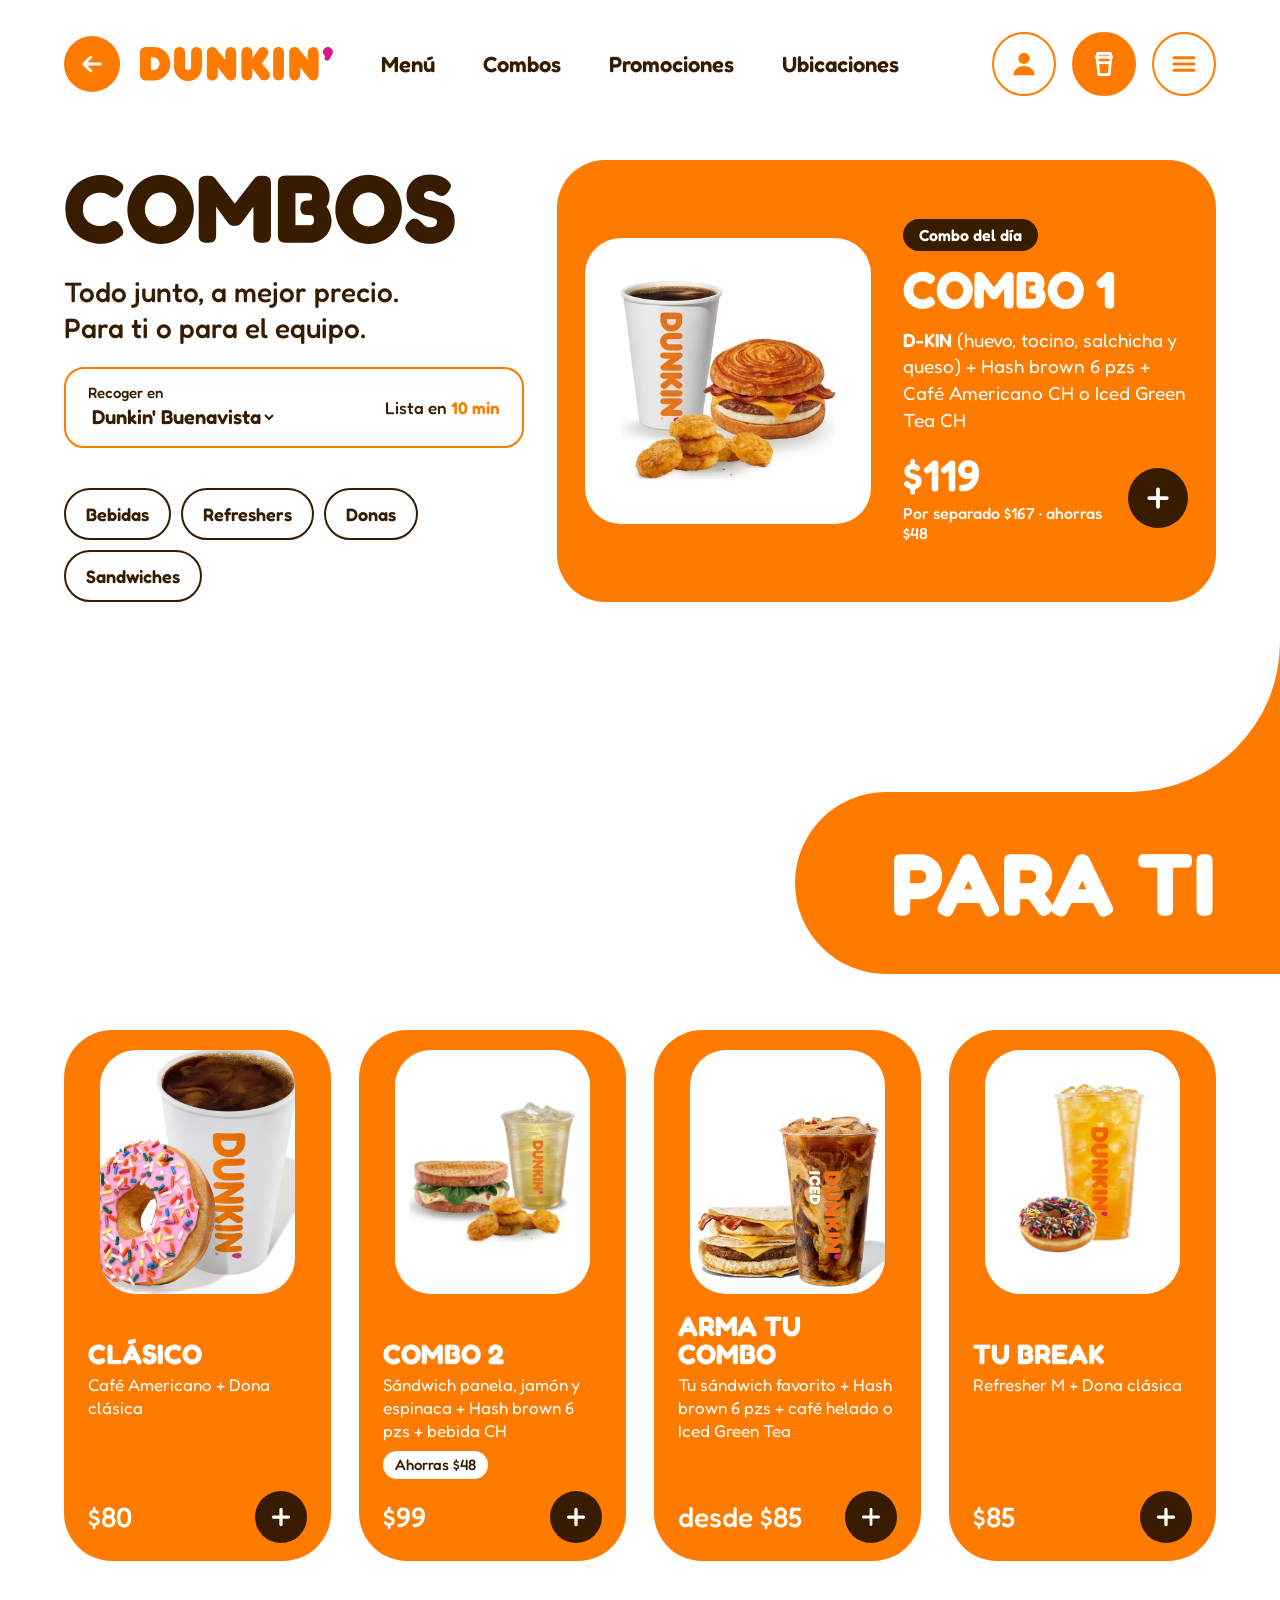
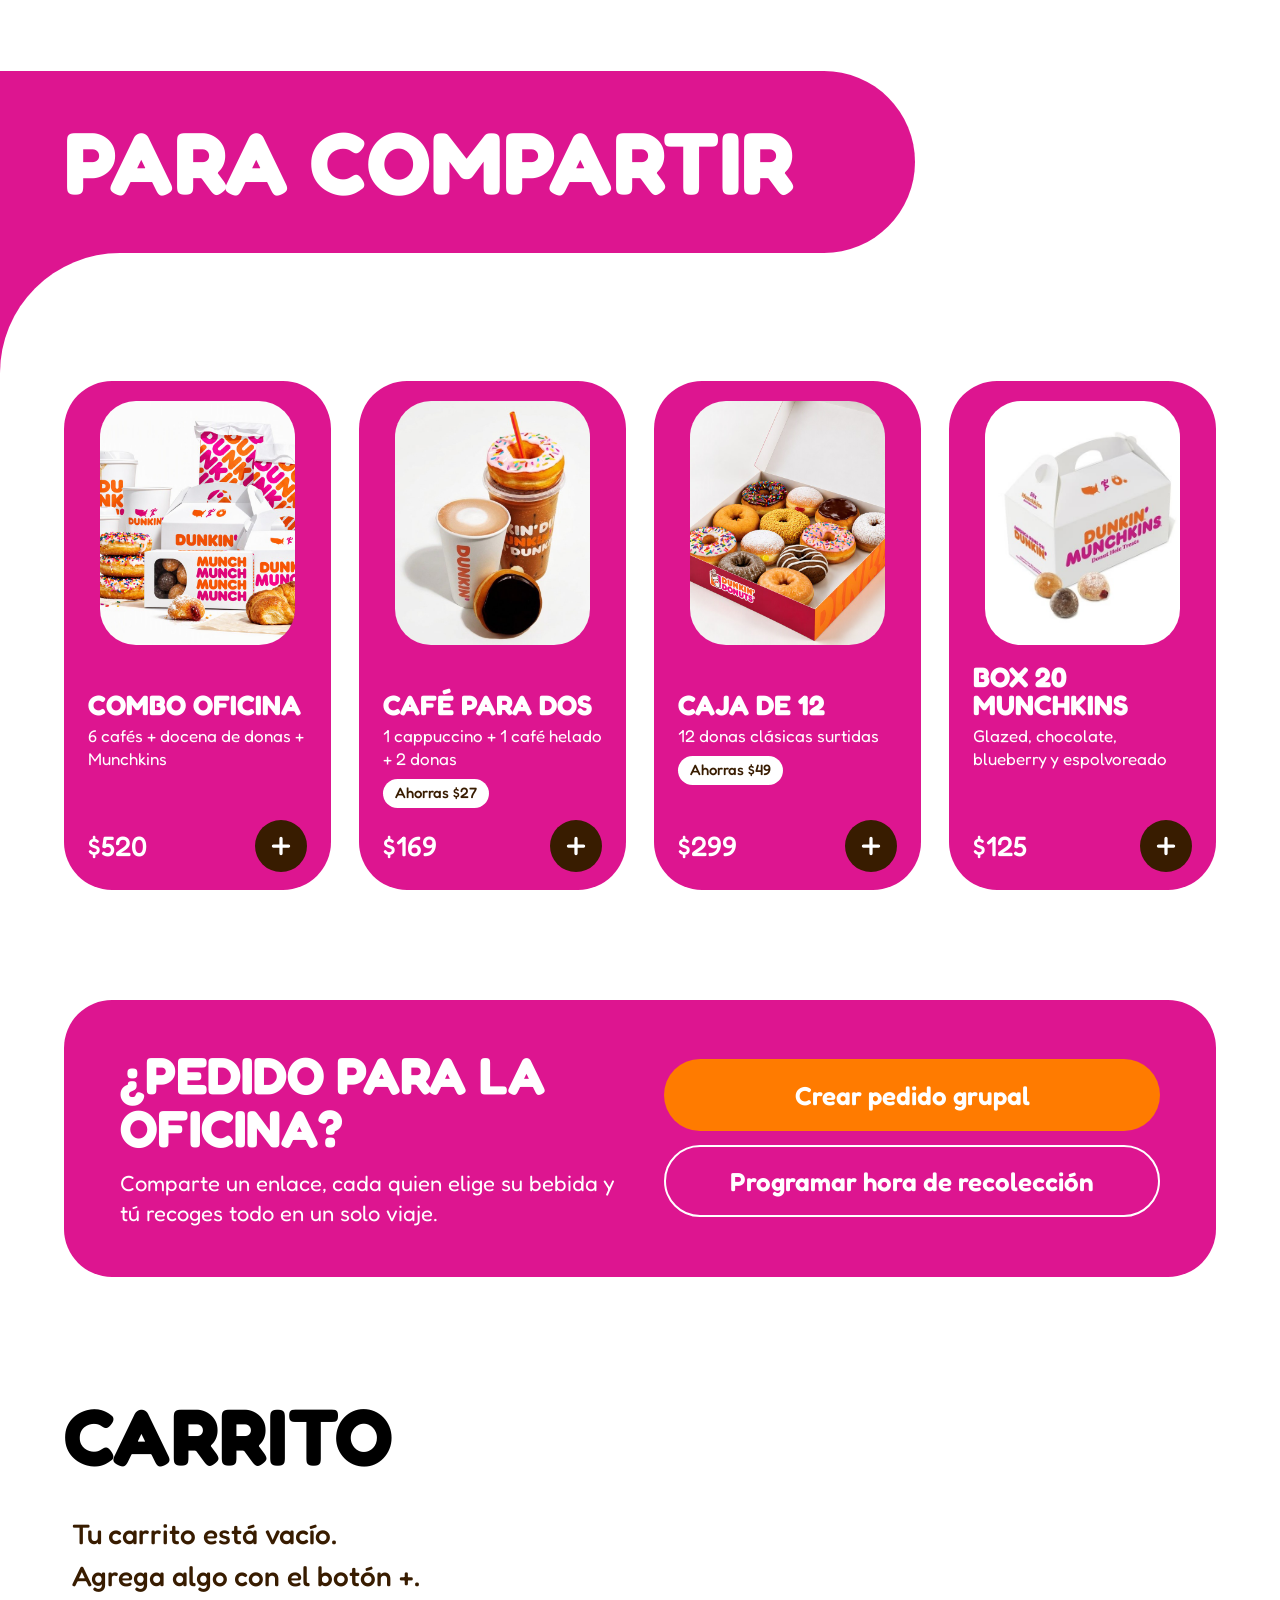
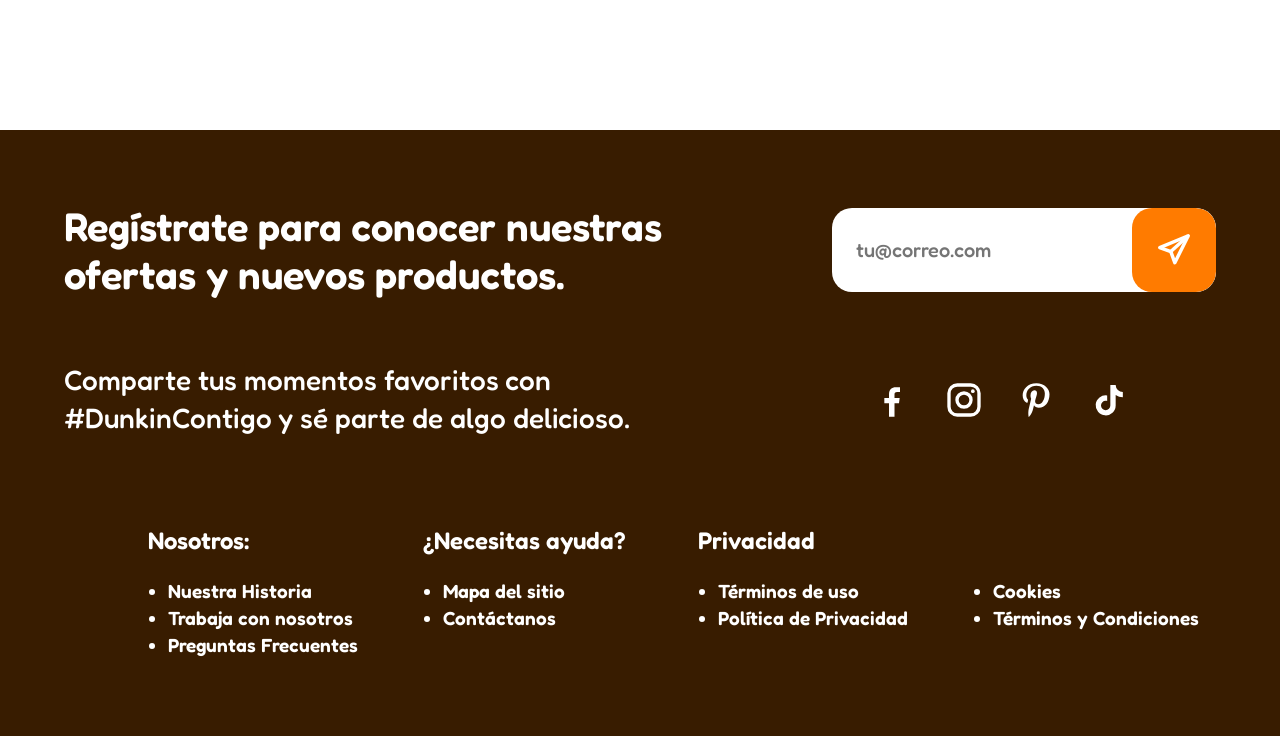
<file: combos.html>
<!DOCTYPE html>
<html lang="es">
<head>
  <meta charset="UTF-8">
  <meta name="viewport" content="width=device-width, initial-scale=1.0">
  <title>Dunkin' | Combos</title>
  <meta name="description" content="Combos de Dunkin': todo junto a mejor precio, para ti o para el equipo.">

  <!-- Tipografía: Fredoka (Google Fonts) -->
  <link rel="preconnect" href="https://fonts.googleapis.com">
  <link rel="preconnect" href="https://fonts.gstatic.com" crossorigin>
  <link href="https://fonts.googleapis.com/css2?family=Fredoka:wdth,wght@75..125,300..700&display=swap" rel="stylesheet">

  <link rel="stylesheet" href="css/styles.css?v=10">
  <link rel="stylesheet" href="css/bebidas.css?v=10">
  <link rel="stylesheet" href="css/combos.css?v=10">
</head>
<body>
<div class="page page--bebidas page--combos">

  <!-- ========== HEADER ========== -->
  <header class="header container">
    <div class="header__brand">
      <a href="index.html" class="back-btn" aria-label="Regresar al inicio">
        <svg viewBox="0 0 24 24" aria-hidden="true" fill="none" stroke="currentColor" stroke-width="2.6" stroke-linecap="round" stroke-linejoin="round"><path d="M19 12H5M11 6l-6 6 6 6"/></svg>
      </a>
      <a href="index.html" class="header__logo" aria-label="Dunkin' inicio">
      <img src="img/marca/logo.svg" alt="Dunkin'" width="194" height="34">
      </a>
    </div>

    <nav class="header__nav" id="menu-principal" aria-label="Principal">
      <a href="bebidas.html">Menú</a>
      <a href="combos.html" aria-current="page">Combos</a>
      <a href="index.html#promocion">Promociones</a>
      <a href="index.html#ubicaciones">Ubicaciones</a>
    </nav>

    <div class="header__actions">
      <a href="#" class="icon-btn icon-btn--outline" aria-label="Mi cuenta">
        <svg viewBox="0 0 24 24" aria-hidden="true"><circle cx="12" cy="7.5" r="4.5" fill="currentColor"/><path d="M3.5 21c0-4.4 3.8-7.5 8.5-7.5s8.5 3.1 8.5 7.5z" fill="currentColor"/></svg>
      </a>
      <a href="#carrito" class="icon-btn icon-btn--fill" aria-label="Mi pedido">
        <svg viewBox="0 0 24 24" aria-hidden="true" fill="none" stroke="currentColor" stroke-width="2.2" stroke-linejoin="round"><path d="M7 3.5h10l1 3H6z"/><path d="M5 6.5h14"/><path d="M6.5 6.5l1.4 14h8.2l1.4-14"/><path d="M7.2 11h9.6"/></svg>
        <span class="cart-badge" id="cart-badge" hidden>0</span>
      </a>
      <button class="icon-btn icon-btn--outline header__burger" id="burger" aria-label="Abrir menú" aria-expanded="false" aria-controls="menu-panel">
        <svg viewBox="0 0 24 24" aria-hidden="true" fill="none" stroke="currentColor" stroke-width="2.4" stroke-linecap="round"><path d="M4 7h16M4 12h16M4 17h16"/></svg>
      </button>
    </div>

    <!-- Menú desplegable (botón de 3 líneas) -->
    <nav class="menu-panel" id="menu-panel" aria-label="Menú completo" hidden>
      <ul>
        <li><a href="bebidas.html">Menú</a></li>
        <li><a href="index.html#combos">Combos</a></li>
        <li><a href="index.html#promocion">Promociones</a></li>
        <li><a href="index.html#ubicaciones">Ubicaciones</a></li>
      </ul>
      <ul class="menu-panel__sub">
        <li><a href="#">Nuestra Historia</a></li>
        <li><a href="#">Preguntas Frecuentes</a></li>
        <li><a href="#">Contáctanos</a></li>
      </ul>
    </nav>
  </header>

  <main>

    <!-- ========== COMBOS · COMBO DEL DÍA ========== -->
    <section class="cmb-intro container">
      <div class="cmb-intro__text">
        <h1 class="title-xl">Combos</h1>
        <p class="bev-intro__sub cmb-intro__sub">Todo junto, a mejor precio.<br>Para ti o para el equipo.</p>

        <div class="pickup">
          <div class="pickup__info">
            <label for="sucursal" class="pickup__label">Recoger en</label>
            <select id="sucursal" class="pickup__select">
              <option>Dunkin' Buenavista</option>
              <option>Dunkin' Mitikah</option>
            </select>
          </div>
          <p class="pickup__time">Lista en <strong>10 min</strong></p>
        </div>
      </div>

      <!-- Categorías del menú (en celular va arriba, debajo del header) -->
      <nav class="cat-nav" aria-label="Categorías del menú">
        <a href="bebidas.html" class="cat-chip">Bebidas</a>
        <a href="refreshers.html" class="cat-chip">Refreshers</a>
        <a href="donas.html" class="cat-chip">Donas</a>
        <a href="sandwiches.html" class="cat-chip">Sandwiches</a>
      </nav>

      <article class="hero-combo">
        <div class="hero-combo__media"><img src="img/sandwiches/sw_combo1.jpg" alt="D-KIN con hash browns y café americano"></div>
        <div class="hero-combo__body">
          <span class="hero-combo__tag">Combo del día</span>
          <h2 class="hero-combo__title">Combo 1</h2>
          <p class="hero-combo__desc"><strong>D-KIN</strong> (huevo, tocino, salchicha y queso) + Hash brown 6 pzs + Café Americano CH o Iced Green Tea CH</p>
          <div class="hero-combo__foot">
            <div>
              <p class="hero-combo__price">$119</p>
              <p class="hero-combo__save">Por separado $167 · ahorras $48</p>
            </div>
            <button class="add-btn" data-name="Combo 1" data-price="119" data-detail="D-KIN + Hash brown 6 pzs + bebida CH" aria-label="Agregar Combo 1"><svg viewBox="0 0 24 24" aria-hidden="true"><path d="M12 5v14M5 12h14"/></svg></button>
          </div>
        </div>
      </article>
    </section>

    <!-- ========== PARA TI ========== -->
    <section class="cmb-section" aria-labelledby="titulo-ti">
      <div class="conector conector--orange" aria-hidden="true"><div class="conector__blanco"></div></div>
      <div class="cmb-head">
        <div class="label-box label-box--orange bev-pill">
          <h2 class="title-xl" id="titulo-ti">Para ti</h2>
        </div>
      </div>
      <div class="cmb-grid container">
        <article class="card card--orange cmb-card">
          <div class="card__media card__media--cover" style="background:#FEFEFE"><img src="img/combos/clasico.jpg" alt="Café americano con dona Strawberry Rainbow"></div>
          <h3 class="card__title">Clásico</h3>
          <p class="card__desc">Café Americano + Dona clásica</p>
          <div class="card__foot">
            <p class="card__price">$80</p>
            <button class="add-btn" data-name="Clásico" data-price="80" data-detail="Café Americano + Dona clásica" aria-label="Agregar Clásico"><svg viewBox="0 0 24 24" aria-hidden="true"><path d="M12 5v14M5 12h14"/></svg></button>
          </div>
        </article>
        <article class="card card--orange cmb-card">
          <div class="card__media"><img src="img/sandwiches/sw_combo2.jpg" alt="Sándwich con hash browns e iced tea"></div>
          <h3 class="card__title">Combo 2</h3>
          <p class="card__desc">Sándwich panela, jamón y espinaca + Hash brown 6 pzs + bebida CH<span class="cmb-save">Ahorras $48</span></p>
          <div class="card__foot">
            <p class="card__price">$99</p>
            <button class="add-btn" data-name="Combo 2" data-price="99" data-detail="Sándwich panela, jamón y espinaca + Hash brown 6 pzs + bebida CH" aria-label="Agregar Combo 2"><svg viewBox="0 0 24 24" aria-hidden="true"><path d="M12 5v14M5 12h14"/></svg></button>
          </div>
        </article>
        <article class="card card--orange cmb-card">
          <div class="card__media card__media--cover" style="background:#FEFEFE"><img src="img/combos/arma_tu_combo.jpg" alt="Sándwich con café helado"></div>
          <h3 class="card__title">Arma tu combo</h3>
          <p class="card__desc">Tu sándwich favorito + Hash brown 6 pzs + café helado o Iced Green Tea</p>
          <div class="card__foot">
            <p class="card__price">desde $85</p>
            <a class="add-btn add-btn--link" href="sandwiches.html" aria-label="Elegir sándwich para armar tu combo"><svg viewBox="0 0 24 24" aria-hidden="true"><path d="M12 5v14M5 12h14"/></svg></a>
          </div>
        </article>
        <article class="card card--orange cmb-card">
          <div class="card__media"><img src="img/combos/tu_break.jpg" alt="Refresher de mango con dona de chocolate"></div>
          <h3 class="card__title">Tu break</h3>
          <p class="card__desc">Refresher M + Dona clásica</p>
          <div class="card__foot">
            <p class="card__price">$85</p>
            <button class="add-btn" data-name="Tu break" data-price="85" data-detail="Refresher M + Dona clásica" aria-label="Agregar Tu break"><svg viewBox="0 0 24 24" aria-hidden="true"><path d="M12 5v14M5 12h14"/></svg></button>
          </div>
        </article>
      </div>
    </section>

    <!-- ========== PARA COMPARTIR ========== -->
    <section class="cmb-section cmb-section--pink" aria-labelledby="titulo-compartir">
      <div class="cmb-head cmb-head--left">
        <div class="label-box label-box--pink bev-pill bev-pill--left">
          <h2 class="title-xl" id="titulo-compartir">Para compartir</h2>
        </div>
      </div>
      <div class="conector conector--pink conector--bottom bev-conector-sin" aria-hidden="true"><div class="conector__blanco"></div></div>
      <div class="cmb-grid container">
        <article class="card card--pink cmb-card">
          <div class="card__media card__media--cover" style="background:#FAF9FA"><img src="img/combos/combo_oficina.jpg" alt="Cafés, donas y cajas de Munchkins para compartir"></div>
          <h3 class="card__title">Combo oficina</h3>
          <p class="card__desc">6 cafés + docena de donas + Munchkins</p>
          <div class="card__foot">
            <p class="card__price">$520</p>
            <button class="add-btn" data-name="Combo oficina" data-price="520" data-detail="6 cafés + docena de donas + Munchkins" aria-label="Agregar Combo oficina"><svg viewBox="0 0 24 24" aria-hidden="true"><path d="M12 5v14M5 12h14"/></svg></button>
          </div>
        </article>
        <article class="card card--pink cmb-card">
          <div class="card__media card__media--cover" style="background:#EFEFEE"><img src="img/combos/box_o_joe.jpg" alt="Cappuccino, café helado y donas"></div>
          <h3 class="card__title">Café para dos</h3>
          <p class="card__desc">1 cappuccino + 1 café helado + 2 donas<span class="cmb-save">Ahorras $27</span></p>
          <div class="card__foot">
            <p class="card__price">$169</p>
            <button class="add-btn" data-name="Café para dos" data-price="169" data-detail="1 cappuccino + 1 café helado + 2 donas" aria-label="Agregar Café para dos"><svg viewBox="0 0 24 24" aria-hidden="true"><path d="M12 5v14M5 12h14"/></svg></button>
          </div>
        </article>
        <article class="card card--pink cmb-card">
          <div class="card__media card__media--cover" style="background:#EEEBED"><img src="img/combos/caja_12.jpg" alt="Caja con doce donas surtidas"></div>
          <h3 class="card__title">Caja de 12</h3>
          <p class="card__desc">12 donas clásicas surtidas<span class="cmb-save">Ahorras $49</span></p>
          <div class="card__foot">
            <p class="card__price">$299</p>
            <button class="add-btn" data-name="Caja de 12" data-price="299" data-detail="12 donas clásicas surtidas" aria-label="Agregar Caja de 12"><svg viewBox="0 0 24 24" aria-hidden="true"><path d="M12 5v14M5 12h14"/></svg></button>
          </div>
        </article>
        <article class="card card--pink cmb-card">
          <div class="card__media card__media--cover" style="background:#FFFFFF"><img src="img/combos/munchkins.jpg" alt="Caja de Munchkins"></div>
          <h3 class="card__title">Box 20 Munchkins</h3>
          <p class="card__desc">Glazed, chocolate, blueberry y espolvoreado</p>
          <div class="card__foot">
            <p class="card__price">$125</p>
            <button class="add-btn" data-name="Box 20 Munchkins" data-price="125" data-detail="Glazed, chocolate, blueberry y espolvoreado" aria-label="Agregar Box 20 Munchkins"><svg viewBox="0 0 24 24" aria-hidden="true"><path d="M12 5v14M5 12h14"/></svg></button>
          </div>
        </article>
      </div>
    </section>

    <!-- ========== ¿PEDIDO PARA LA OFICINA? ========== -->
    <section class="container">
      <div class="office">
        <div class="office__text">
          <h2 class="office__title">¿Pedido para la oficina?</h2>
          <p class="office__desc">Comparte un enlace, cada quien elige su bebida y tú recoges todo en un solo viaje.</p>
        </div>
        <div class="office__actions">
          <button type="button" class="btn btn--orange btn--lg" id="pedido-grupal">Crear pedido grupal</button>
          <button type="button" class="btn btn--outline-white btn--lg" id="programar" aria-expanded="false" aria-controls="programar-panel">Programar hora de recolección</button>
          <form class="schedule" id="programar-panel" hidden>
            <label for="hora">¿A qué hora pasas?</label>
            <input type="time" id="hora" min="07:00" max="22:00" step="900" value="09:00" required>
            <button type="submit" class="btn btn--orange btn--sm">Confirmar</button>
          </form>
        </div>
      </div>
    </section>

    <!-- ========== CARRITO (igual en todas las pantallas, menos la landing) ========== -->
    <section class="cart container" id="carrito" aria-labelledby="titulo-carrito">
      <h2 class="title-xl cart__title" id="titulo-carrito">Carrito</h2>
      <ul class="cart__list" id="cart-list"></ul>
      <div class="cart__empty" id="cart-empty"><p>Tu carrito está vacío.</p><p>Agrega algo con el botón +.</p></div>
      <div class="cart__summary" id="cart-summary" hidden>
        <p class="cart__total">Total <strong id="cart-total">$0</strong></p>
        <a href="index.html#ubicaciones" class="btn btn--orange btn--lg">Ordenar ahora</a>
      </div>
    </section>

  </main>

  <!-- ========== FOOTER ========== -->
  <footer class="footer">
    <div class="container">
      <div class="footer__top">
        <h2 class="footer__title"><span class="solo-escritorio">Regístrate para conocer nuestras ofertas y nuevos productos.</span><span class="solo-movil">Promos y nuevos productos directo a tu correo</span></h2>

        <form class="newsletter" id="newsletter" novalidate>
          <label for="correo" class="sr-only">Correo electrónico</label>
          <input id="correo" type="email" placeholder="tu@correo.com" autocomplete="email" required>
          <button type="submit" aria-label="Enviar correo">
            <svg viewBox="0 0 24 24" aria-hidden="true" fill="none" stroke="currentColor" stroke-width="2.2" stroke-linejoin="round"><path d="M21 3L3 10.5l7 2.5 2.5 7z"/><path d="M21 3L10 13"/></svg>
          </button>
          <p class="newsletter__msg" id="newsletter-msg" role="status"></p>
        </form>
      </div>

      <div class="footer__middle">
        <p class="footer__text">Comparte tus momentos favoritos con<br>#DunkinContigo y sé parte de algo delicioso.</p>

        <div class="social">
          <a href="#" aria-label="Facebook"><svg viewBox="0 0 24 24" aria-hidden="true" fill="currentColor"><path d="M13.5 22v-8h2.7l.4-3.2h-3.1V8.8c0-.9.3-1.6 1.6-1.6h1.7V4.4c-.3 0-1.3-.1-2.5-.1-2.5 0-4.1 1.5-4.1 4.2v2.3H7.4V14h2.8v8z"/></svg></a>
          <a href="#" aria-label="Instagram"><svg viewBox="0 0 24 24" aria-hidden="true" fill="none" stroke="currentColor" stroke-width="2"><rect x="3" y="3" width="18" height="18" rx="5"/><circle cx="12" cy="12" r="4.2"/><circle cx="17.3" cy="6.7" r="1.1" fill="currentColor" stroke="none"/></svg></a>
          <a href="#" class="social__pin" aria-label="Pinterest"><svg viewBox="0 0 24 24" aria-hidden="true" fill="currentColor"><path d="M12.3 2C6.8 2 4 5.9 4 9.2c0 2 .8 3.8 2.4 4.4.3.1.5 0 .6-.3l.2-1c.1-.3 0-.4-.2-.7-.5-.6-.8-1.3-.8-2.4 0-3.1 2.3-5.8 6-5.8 3.3 0 5.1 2 5.1 4.7 0 3.5-1.6 6.5-3.9 6.5-1.3 0-2.2-1-1.9-2.3.4-1.5 1.1-3.2 1.1-4.3 0-1-.5-1.8-1.6-1.8-1.3 0-2.3 1.3-2.3 3.1 0 1.1.4 1.9.4 1.9l-1.5 6.4c-.4 1.9-.1 4.2 0 4.4 0 .1.2.2.3.1.1-.2 1.6-2 2.1-3.8l.8-3.2c.4.8 1.6 1.5 2.9 1.5 3.8 0 6.4-3.5 6.4-8.1C20.2 5.4 17 2 12.3 2z"/></svg></a>
          <a href="#" aria-label="TikTok"><svg viewBox="0 0 24 24" aria-hidden="true" fill="currentColor"><path d="M16.6 3h-3.2v12.3a2.8 2.8 0 1 1-2.8-2.8c.3 0 .6 0 .9.1V9.3a6 6 0 1 0 5.1 6V9a7.4 7.4 0 0 0 4.3 1.4V7.2a4.3 4.3 0 0 1-4.3-4.2z"/></svg></a>
        </div>
      </div>

      <div class="footer__links">
        <div class="footer__col">
          <h3>Nosotros:</h3>
          <ul>
            <li><a href="#">Nuestra Historia</a></li>
            <li><a href="#">Trabaja con nosotros</a></li>
            <li><a href="#">Preguntas Frecuentes</a></li>
          </ul>
        </div>
        <div class="footer__col">
          <h3>¿Necesitas ayuda?</h3>
          <ul>
            <li><a href="#">Mapa del sitio</a></li>
            <li><a href="#">Contáctanos</a></li>
          </ul>
        </div>
        <div class="footer__col">
          <h3>Privacidad</h3>
          <ul>
            <li><a href="#">Términos de uso</a></li>
            <li><a href="#">Política de Privacidad</a></li>
          </ul>
        </div>
        <div class="footer__col footer__col--no-title">
          <ul>
            <li><a href="#">Cookies</a></li>
            <li><a href="#">Términos y Condiciones</a></li>
          </ul>
        </div>
      </div>
    </div>
  </footer>

  <!-- Barra fija con el resumen de la orden: se oculta al llegar al carrito -->
  <a href="#carrito" class="cart-bar" id="cart-bar" hidden>
    <span class="cart-bar__label">Tu orden</span>
    <span class="cart-bar__count" id="cart-bar-count">0 artículos</span>
    <strong class="cart-bar__total" id="cart-bar-total">$0</strong>
    <span class="cart-bar__cta">Ver carrito</span>
  </a>

  <div class="toast" id="toast" role="status" aria-live="polite"></div>
</div>

<script src="js/carrito.js?v=10"></script>
<script src="js/main.js?v=10"></script>
<script src="js/combos.js?v=10"></script>
</body>
</html>
</file>
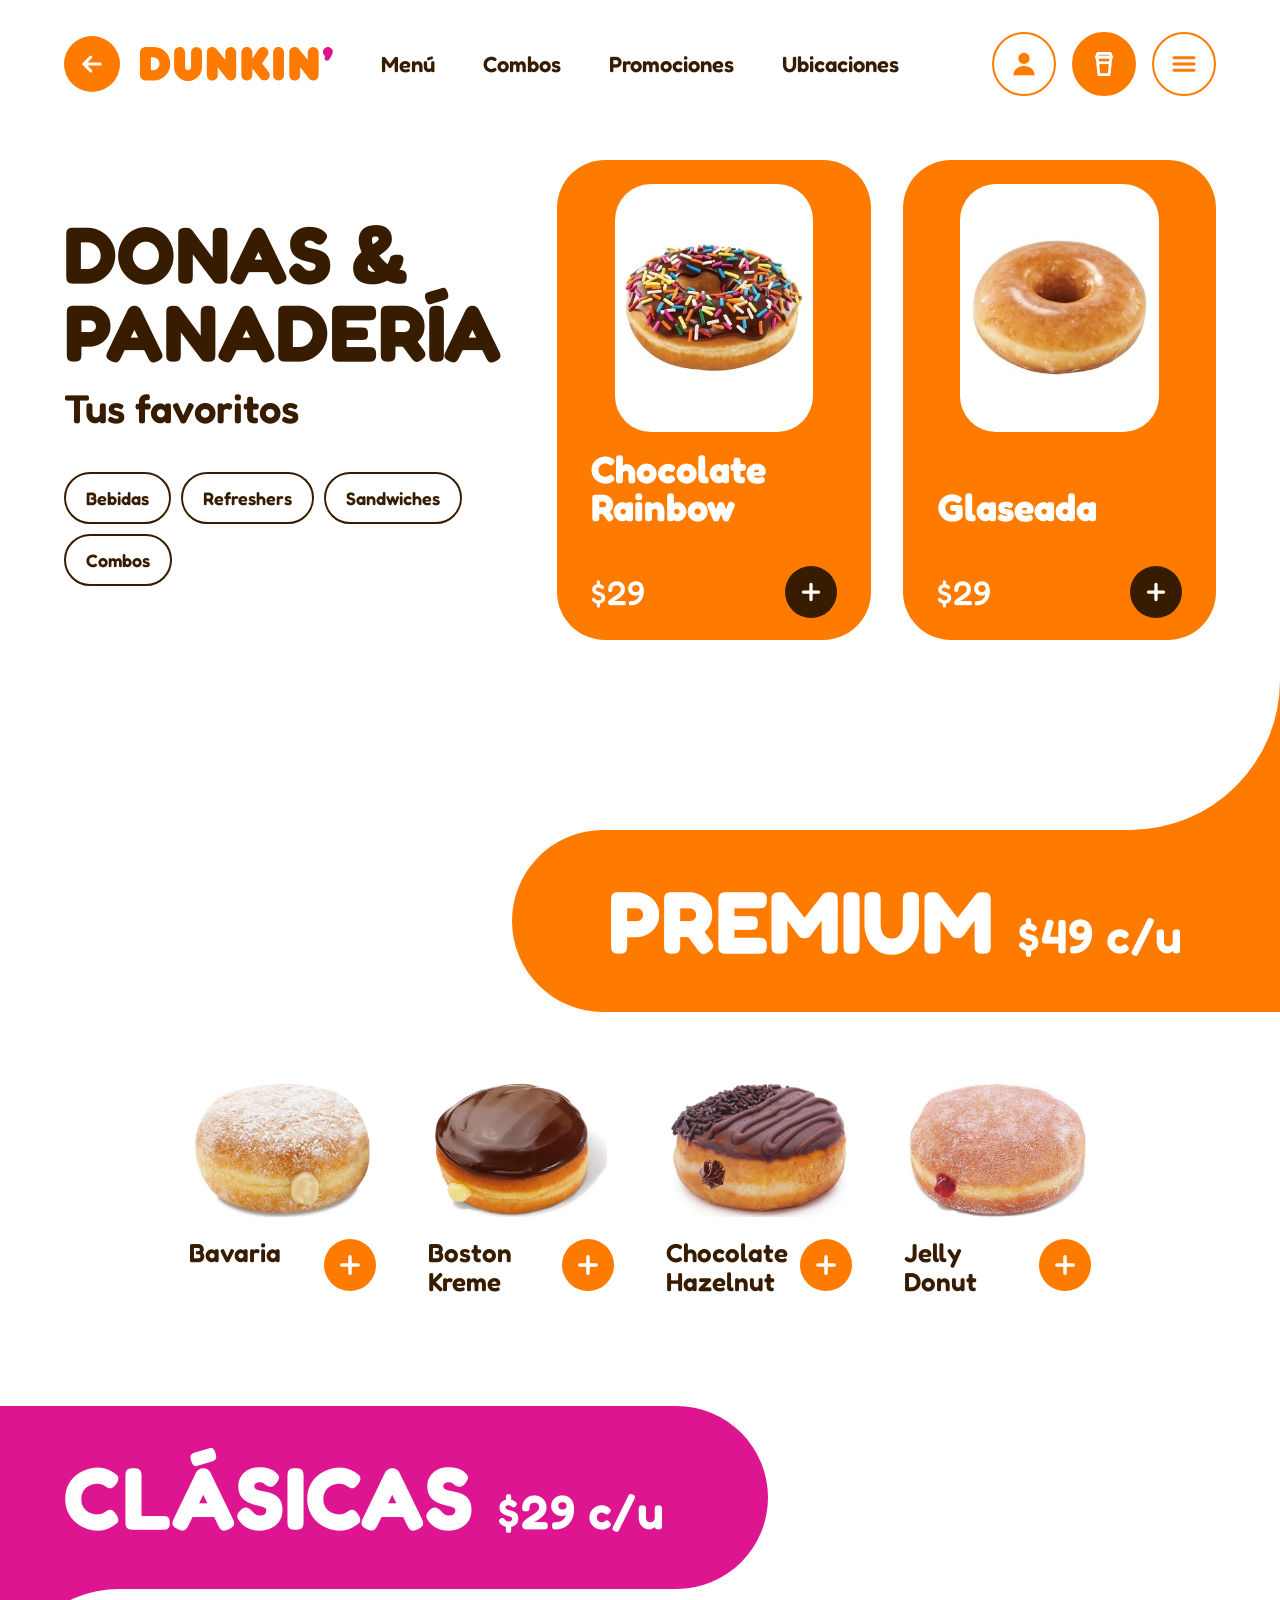
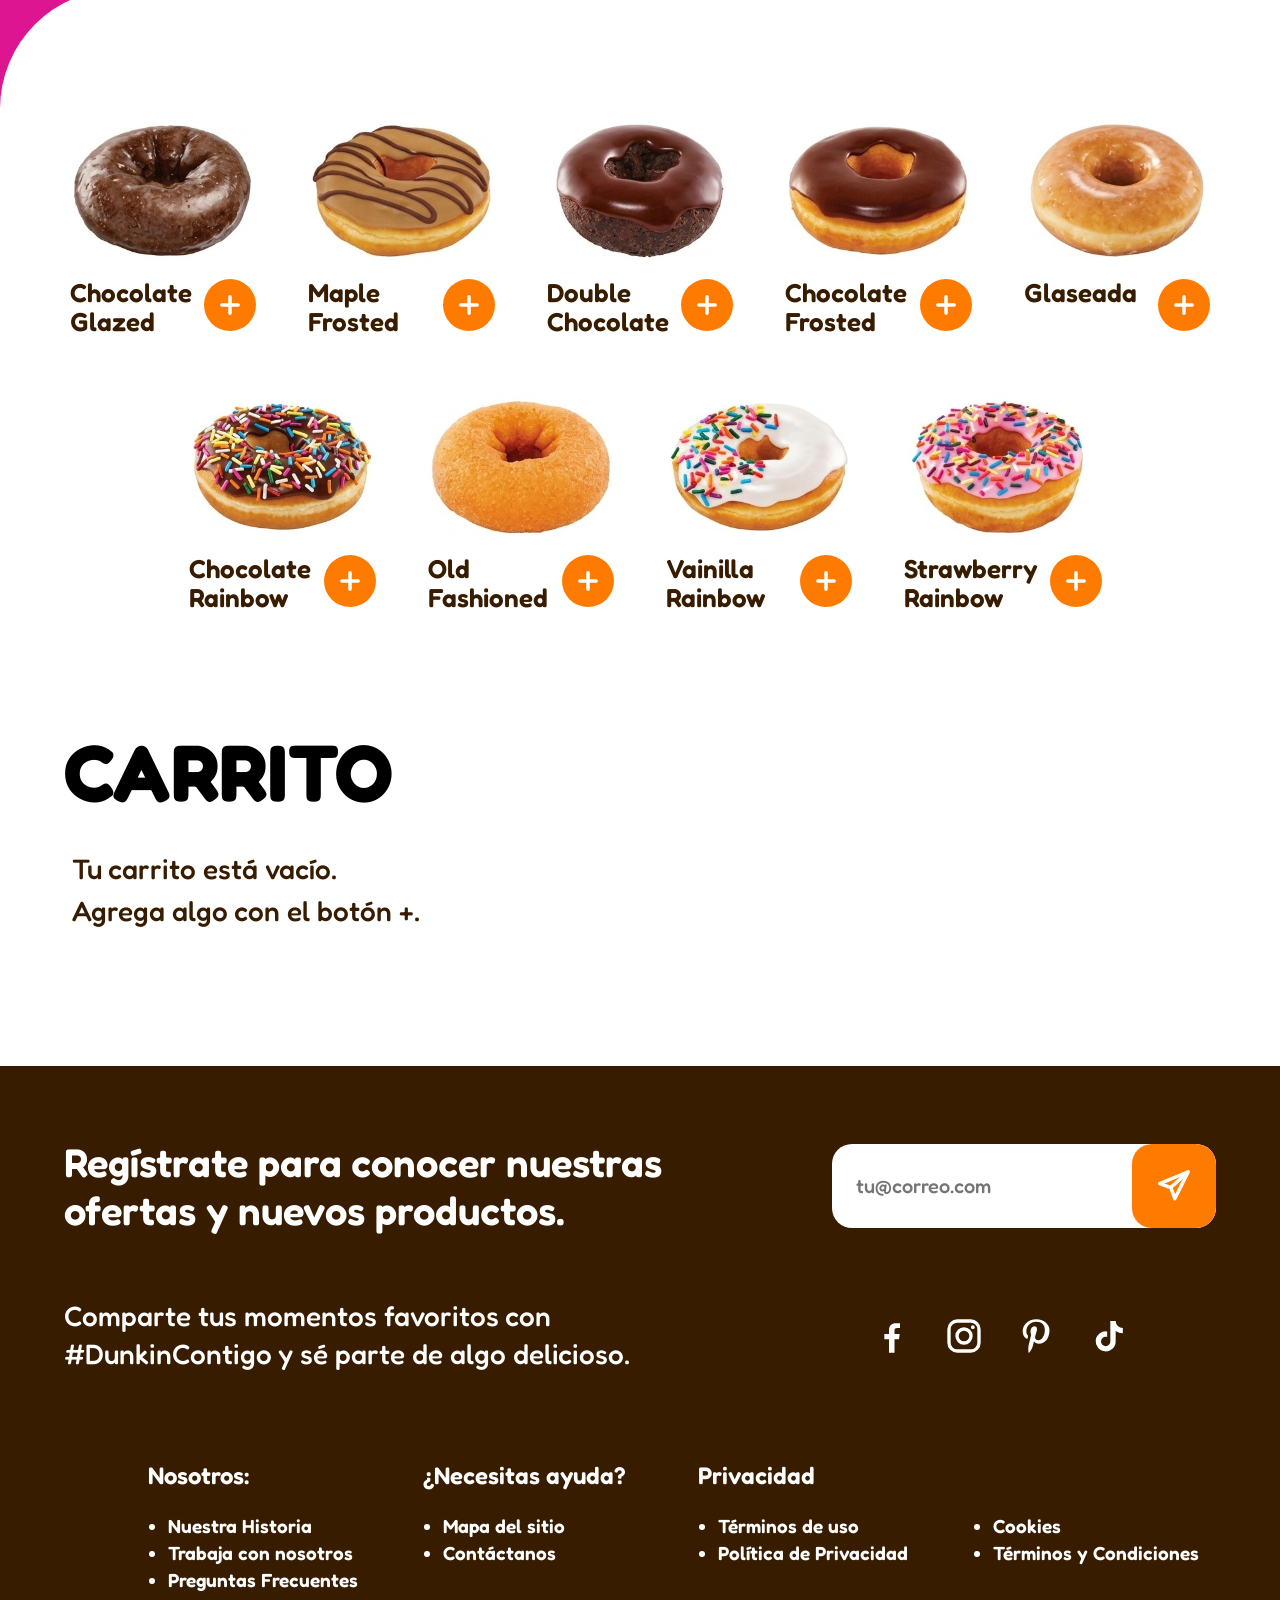
<file: donas.html>
<!DOCTYPE html>
<html lang="es">
<head>
  <meta charset="UTF-8">
  <meta name="viewport" content="width=device-width, initial-scale=1.0">
  <title>Dunkin' | Donas & Panadería</title>
  <meta name="description" content="Donas premium y clásicas de Dunkin': elige tus favoritas y arma tu pedido.">

  <!-- Tipografía: Fredoka (Google Fonts) -->
  <link rel="preconnect" href="https://fonts.googleapis.com">
  <link rel="preconnect" href="https://fonts.gstatic.com" crossorigin>
  <link href="https://fonts.googleapis.com/css2?family=Fredoka:wdth,wght@75..125,300..700&display=swap" rel="stylesheet">

  <link rel="stylesheet" href="css/styles.css?v=10">
  <link rel="stylesheet" href="css/bebidas.css?v=10">
  <link rel="stylesheet" href="css/donas.css?v=10">
</head>
<body>
<div class="page page--bebidas page--donas">

  <!-- ========== HEADER ========== -->
  <header class="header container">
    <div class="header__brand">
      <a href="index.html" class="back-btn" aria-label="Regresar al inicio">
        <svg viewBox="0 0 24 24" aria-hidden="true" fill="none" stroke="currentColor" stroke-width="2.6" stroke-linecap="round" stroke-linejoin="round"><path d="M19 12H5M11 6l-6 6 6 6"/></svg>
      </a>
      <a href="index.html" class="header__logo" aria-label="Dunkin' inicio">
      <img src="img/marca/logo.svg" alt="Dunkin'" width="194" height="34">
      </a>
    </div>

    <nav class="header__nav" id="menu-principal" aria-label="Principal">
      <a href="bebidas.html">Menú</a>
      <a href="combos.html">Combos</a>
      <a href="index.html#promocion">Promociones</a>
      <a href="index.html#ubicaciones">Ubicaciones</a>
    </nav>

    <div class="header__actions">
      <a href="#" class="icon-btn icon-btn--outline" aria-label="Mi cuenta">
        <svg viewBox="0 0 24 24" aria-hidden="true"><circle cx="12" cy="7.5" r="4.5" fill="currentColor"/><path d="M3.5 21c0-4.4 3.8-7.5 8.5-7.5s8.5 3.1 8.5 7.5z" fill="currentColor"/></svg>
      </a>
      <a href="#carrito" class="icon-btn icon-btn--fill" aria-label="Mi pedido">
        <svg viewBox="0 0 24 24" aria-hidden="true" fill="none" stroke="currentColor" stroke-width="2.2" stroke-linejoin="round"><path d="M7 3.5h10l1 3H6z"/><path d="M5 6.5h14"/><path d="M6.5 6.5l1.4 14h8.2l1.4-14"/><path d="M7.2 11h9.6"/></svg>
        <span class="cart-badge" id="cart-badge" hidden>0</span>
      </a>
      <button class="icon-btn icon-btn--outline header__burger" id="burger" aria-label="Abrir menú" aria-expanded="false" aria-controls="menu-panel">
        <svg viewBox="0 0 24 24" aria-hidden="true" fill="none" stroke="currentColor" stroke-width="2.4" stroke-linecap="round"><path d="M4 7h16M4 12h16M4 17h16"/></svg>
      </button>
    </div>

    <!-- Menú desplegable (botón de 3 líneas) -->
    <nav class="menu-panel" id="menu-panel" aria-label="Menú completo" hidden>
      <ul>
        <li><a href="bebidas.html">Menú</a></li>
        <li><a href="combos.html">Combos</a></li>
        <li><a href="index.html#promocion">Promociones</a></li>
        <li><a href="index.html#ubicaciones">Ubicaciones</a></li>
      </ul>
      <ul class="menu-panel__sub">
        <li><a href="#">Nuestra Historia</a></li>
        <li><a href="#">Preguntas Frecuentes</a></li>
        <li><a href="#">Contáctanos</a></li>
      </ul>
    </nav>
  </header>

  <main>

    <!-- ========== DONAS & PANADERÍA · TUS FAVORITOS ========== -->
    <section class="bev-intro container">
      <div class="bev-intro__text">
        <h1 class="title-xl">Donas &amp;<br class="solo-escritorio-br"> Panadería</h1>
        <p class="bev-intro__sub">Tus favoritos</p>
      </div>

      <!-- Categorías del menú (en celular va arriba, debajo del header) -->
      <nav class="cat-nav" aria-label="Categorías del menú">
        <a href="bebidas.html" class="cat-chip">Bebidas</a>
        <a href="refreshers.html" class="cat-chip">Refreshers</a>
        <a href="sandwiches.html" class="cat-chip">Sandwiches</a>
        <a href="combos.html" class="cat-chip">Combos</a>
      </nav>

      <div class="feature__cards bev-favs">
        <article class="card card--orange card--fav">
          <div class="card__media"><img src="img/donas/chocolate_rainbow.jpg" alt="Dona Chocolate Rainbow"></div>
          <h2 class="card__title">Chocolate Rainbow</h2>
          <p class="card__desc"></p>
          <div class="card__foot">
            <p class="card__price">$29</p>
            <button class="add-btn" data-name="Chocolate Rainbow" data-price="29" data-detail="Clásica" aria-label="Agregar Chocolate Rainbow">
              <svg viewBox="0 0 24 24" aria-hidden="true"><path d="M12 5v14M5 12h14"/></svg>
            </button>
          </div>
        </article>
        <article class="card card--orange card--fav">
          <div class="card__media"><img src="img/donas/glaseada.jpg" alt="Dona Glaseada"></div>
          <h2 class="card__title">Glaseada</h2>
          <p class="card__desc"></p>
          <div class="card__foot">
            <p class="card__price">$29</p>
            <button class="add-btn" data-name="Glaseada" data-price="29" data-detail="Favorita" aria-label="Agregar Glaseada">
              <svg viewBox="0 0 24 24" aria-hidden="true"><path d="M12 5v14M5 12h14"/></svg>
            </button>
          </div>
        </article>
      </div>
    </section>

    <!-- ========== PREMIUM ========== -->
    <section class="donut-section donut-section--premium" aria-labelledby="titulo-premium">
      <div class="conector conector--orange" aria-hidden="true"><div class="conector__blanco"></div></div>
      <div class="label-box label-box--orange bev-pill donut-pill">
        <h2 class="title-xl" id="titulo-premium">Premium <span class="donut-pill__price">$49 c/u</span></h2>
      </div>
      <ul class="donut-grid container">
        <li class="donut">
          <img class="donut__img" src="img/donas/bavaria.jpg" alt="Dona Bavaria" loading="lazy">
          <div class="donut__row">
            <h3 class="donut__name">Bavaria</h3>
            <button type="button" class="round-btn" data-name="Bavaria" data-price="49" data-detail="Premium" aria-label="Agregar Bavaria"><svg viewBox="0 0 24 24" aria-hidden="true"><path d="M12 5v14M5 12h14"/></svg></button>
          </div>
        </li>
        <li class="donut">
          <img class="donut__img" src="img/donas/boston_kreme.jpg" alt="Dona Boston Kreme" loading="lazy">
          <div class="donut__row">
            <h3 class="donut__name">Boston Kreme</h3>
            <button type="button" class="round-btn" data-name="Boston Kreme" data-price="49" data-detail="Premium" aria-label="Agregar Boston Kreme"><svg viewBox="0 0 24 24" aria-hidden="true"><path d="M12 5v14M5 12h14"/></svg></button>
          </div>
        </li>
        <li class="donut">
          <img class="donut__img" src="img/donas/chocolate_hazelnut.jpg" alt="Dona Chocolate Hazelnut" loading="lazy">
          <div class="donut__row">
            <h3 class="donut__name">Chocolate Hazelnut</h3>
            <button type="button" class="round-btn" data-name="Chocolate Hazelnut" data-price="49" data-detail="Premium" aria-label="Agregar Chocolate Hazelnut"><svg viewBox="0 0 24 24" aria-hidden="true"><path d="M12 5v14M5 12h14"/></svg></button>
          </div>
        </li>
        <li class="donut">
          <img class="donut__img" src="img/donas/jelly.jpg" alt="Dona Jelly Donut" loading="lazy">
          <div class="donut__row">
            <h3 class="donut__name">Jelly Donut</h3>
            <button type="button" class="round-btn" data-name="Jelly Donut" data-price="49" data-detail="Premium" aria-label="Agregar Jelly Donut"><svg viewBox="0 0 24 24" aria-hidden="true"><path d="M12 5v14M5 12h14"/></svg></button>
          </div>
        </li>
      </ul>
    </section>

    <!-- ========== CLÁSICAS ========== -->
    <section class="donut-section donut-section--clasicas" aria-labelledby="titulo-clasicas">
      <div class="label-box label-box--pink bev-pill bev-pill--left donut-pill">
        <h2 class="title-xl" id="titulo-clasicas">Clásicas <span class="donut-pill__price">$29 c/u</span></h2>
      </div>
      <div class="conector conector--pink conector--bottom bev-conector-sin" aria-hidden="true"><div class="conector__blanco"></div></div>
      <ul class="donut-grid container">
        <li class="donut">
          <img class="donut__img" src="img/donas/chocolate_glazed.jpg" alt="Dona Chocolate Glazed" loading="lazy">
          <div class="donut__row">
            <h3 class="donut__name">Chocolate Glazed</h3>
            <button type="button" class="round-btn" data-name="Chocolate Glazed" data-price="29" data-detail="Clásica" aria-label="Agregar Chocolate Glazed"><svg viewBox="0 0 24 24" aria-hidden="true"><path d="M12 5v14M5 12h14"/></svg></button>
          </div>
        </li>
        <li class="donut">
          <img class="donut__img" src="img/donas/maple_frosted.jpg" alt="Dona Maple Frosted" loading="lazy">
          <div class="donut__row">
            <h3 class="donut__name">Maple Frosted</h3>
            <button type="button" class="round-btn" data-name="Maple Frosted" data-price="29" data-detail="Clásica" aria-label="Agregar Maple Frosted"><svg viewBox="0 0 24 24" aria-hidden="true"><path d="M12 5v14M5 12h14"/></svg></button>
          </div>
        </li>
        <li class="donut">
          <img class="donut__img" src="img/donas/double_chocolate.jpg" alt="Dona Double Chocolate" loading="lazy">
          <div class="donut__row">
            <h3 class="donut__name">Double Chocolate</h3>
            <button type="button" class="round-btn" data-name="Double Chocolate" data-price="29" data-detail="Clásica" aria-label="Agregar Double Chocolate"><svg viewBox="0 0 24 24" aria-hidden="true"><path d="M12 5v14M5 12h14"/></svg></button>
          </div>
        </li>
        <li class="donut">
          <img class="donut__img" src="img/donas/chocolate_frosted.jpg" alt="Dona Chocolate Frosted" loading="lazy">
          <div class="donut__row">
            <h3 class="donut__name">Chocolate Frosted</h3>
            <button type="button" class="round-btn" data-name="Chocolate Frosted" data-price="29" data-detail="Clásica" aria-label="Agregar Chocolate Frosted"><svg viewBox="0 0 24 24" aria-hidden="true"><path d="M12 5v14M5 12h14"/></svg></button>
          </div>
        </li>
        <li class="donut">
          <img class="donut__img" src="img/donas/glaseada.jpg" alt="Dona Glaseada" loading="lazy">
          <div class="donut__row">
            <h3 class="donut__name">Glaseada</h3>
            <button type="button" class="round-btn" data-name="Glaseada" data-price="29" data-detail="Clásica" aria-label="Agregar Glaseada"><svg viewBox="0 0 24 24" aria-hidden="true"><path d="M12 5v14M5 12h14"/></svg></button>
          </div>
        </li>
        <li class="donut">
          <img class="donut__img" src="img/donas/chocolate_rainbow.jpg" alt="Dona Chocolate Rainbow" loading="lazy">
          <div class="donut__row">
            <h3 class="donut__name">Chocolate Rainbow</h3>
            <button type="button" class="round-btn" data-name="Chocolate Rainbow" data-price="29" data-detail="Clásica" aria-label="Agregar Chocolate Rainbow"><svg viewBox="0 0 24 24" aria-hidden="true"><path d="M12 5v14M5 12h14"/></svg></button>
          </div>
        </li>
        <li class="donut">
          <img class="donut__img" src="img/donas/old_fashioned.jpg" alt="Dona Old Fashioned" loading="lazy">
          <div class="donut__row">
            <h3 class="donut__name">Old Fashioned</h3>
            <button type="button" class="round-btn" data-name="Old Fashioned" data-price="29" data-detail="Clásica" aria-label="Agregar Old Fashioned"><svg viewBox="0 0 24 24" aria-hidden="true"><path d="M12 5v14M5 12h14"/></svg></button>
          </div>
        </li>
        <li class="donut">
          <img class="donut__img" src="img/donas/vainilla_rainbow.jpg" alt="Dona Vainilla Rainbow" loading="lazy">
          <div class="donut__row">
            <h3 class="donut__name">Vainilla Rainbow</h3>
            <button type="button" class="round-btn" data-name="Vainilla Rainbow" data-price="29" data-detail="Clásica" aria-label="Agregar Vainilla Rainbow"><svg viewBox="0 0 24 24" aria-hidden="true"><path d="M12 5v14M5 12h14"/></svg></button>
          </div>
        </li>
        <li class="donut">
          <img class="donut__img" src="img/donas/strawberry_rainbow.jpg" alt="Dona Strawberry Rainbow" loading="lazy">
          <div class="donut__row">
            <h3 class="donut__name">Strawberry Rainbow</h3>
            <button type="button" class="round-btn" data-name="Strawberry Rainbow" data-price="29" data-detail="Clásica" aria-label="Agregar Strawberry Rainbow"><svg viewBox="0 0 24 24" aria-hidden="true"><path d="M12 5v14M5 12h14"/></svg></button>
          </div>
        </li>
      </ul>
    </section>

    <!-- ========== CARRITO (igual en todas las pantallas, menos la landing) ========== -->
    <section class="cart container" id="carrito" aria-labelledby="titulo-carrito">
      <h2 class="title-xl cart__title" id="titulo-carrito">Carrito</h2>
      <ul class="cart__list" id="cart-list"></ul>
      <div class="cart__empty" id="cart-empty"><p>Tu carrito está vacío.</p><p>Agrega algo con el botón +.</p></div>
      <div class="cart__summary" id="cart-summary" hidden>
        <p class="cart__total">Total <strong id="cart-total">$0</strong></p>
        <a href="index.html#ubicaciones" class="btn btn--orange btn--lg">Ordenar ahora</a>
      </div>
    </section>

  </main>

  <!-- ========== FOOTER ========== -->
  <footer class="footer">
    <div class="container">
      <div class="footer__top">
        <h2 class="footer__title"><span class="solo-escritorio">Regístrate para conocer nuestras ofertas y nuevos productos.</span><span class="solo-movil">Promos y nuevos productos directo a tu correo</span></h2>

        <form class="newsletter" id="newsletter" novalidate>
          <label for="correo" class="sr-only">Correo electrónico</label>
          <input id="correo" type="email" placeholder="tu@correo.com" autocomplete="email" required>
          <button type="submit" aria-label="Enviar correo">
            <svg viewBox="0 0 24 24" aria-hidden="true" fill="none" stroke="currentColor" stroke-width="2.2" stroke-linejoin="round"><path d="M21 3L3 10.5l7 2.5 2.5 7z"/><path d="M21 3L10 13"/></svg>
          </button>
          <p class="newsletter__msg" id="newsletter-msg" role="status"></p>
        </form>
      </div>

      <div class="footer__middle">
        <p class="footer__text">Comparte tus momentos favoritos con<br>#DunkinContigo y sé parte de algo delicioso.</p>

        <div class="social">
          <a href="#" aria-label="Facebook"><svg viewBox="0 0 24 24" aria-hidden="true" fill="currentColor"><path d="M13.5 22v-8h2.7l.4-3.2h-3.1V8.8c0-.9.3-1.6 1.6-1.6h1.7V4.4c-.3 0-1.3-.1-2.5-.1-2.5 0-4.1 1.5-4.1 4.2v2.3H7.4V14h2.8v8z"/></svg></a>
          <a href="#" aria-label="Instagram"><svg viewBox="0 0 24 24" aria-hidden="true" fill="none" stroke="currentColor" stroke-width="2"><rect x="3" y="3" width="18" height="18" rx="5"/><circle cx="12" cy="12" r="4.2"/><circle cx="17.3" cy="6.7" r="1.1" fill="currentColor" stroke="none"/></svg></a>
          <a href="#" class="social__pin" aria-label="Pinterest"><svg viewBox="0 0 24 24" aria-hidden="true" fill="currentColor"><path d="M12.3 2C6.8 2 4 5.9 4 9.2c0 2 .8 3.8 2.4 4.4.3.1.5 0 .6-.3l.2-1c.1-.3 0-.4-.2-.7-.5-.6-.8-1.3-.8-2.4 0-3.1 2.3-5.8 6-5.8 3.3 0 5.1 2 5.1 4.7 0 3.5-1.6 6.5-3.9 6.5-1.3 0-2.2-1-1.9-2.3.4-1.5 1.1-3.2 1.1-4.3 0-1-.5-1.8-1.6-1.8-1.3 0-2.3 1.3-2.3 3.1 0 1.1.4 1.9.4 1.9l-1.5 6.4c-.4 1.9-.1 4.2 0 4.4 0 .1.2.2.3.1.1-.2 1.6-2 2.1-3.8l.8-3.2c.4.8 1.6 1.5 2.9 1.5 3.8 0 6.4-3.5 6.4-8.1C20.2 5.4 17 2 12.3 2z"/></svg></a>
          <a href="#" aria-label="TikTok"><svg viewBox="0 0 24 24" aria-hidden="true" fill="currentColor"><path d="M16.6 3h-3.2v12.3a2.8 2.8 0 1 1-2.8-2.8c.3 0 .6 0 .9.1V9.3a6 6 0 1 0 5.1 6V9a7.4 7.4 0 0 0 4.3 1.4V7.2a4.3 4.3 0 0 1-4.3-4.2z"/></svg></a>
        </div>
      </div>

      <div class="footer__links">
        <div class="footer__col">
          <h3>Nosotros:</h3>
          <ul>
            <li><a href="#">Nuestra Historia</a></li>
            <li><a href="#">Trabaja con nosotros</a></li>
            <li><a href="#">Preguntas Frecuentes</a></li>
          </ul>
        </div>
        <div class="footer__col">
          <h3>¿Necesitas ayuda?</h3>
          <ul>
            <li><a href="#">Mapa del sitio</a></li>
            <li><a href="#">Contáctanos</a></li>
          </ul>
        </div>
        <div class="footer__col">
          <h3>Privacidad</h3>
          <ul>
            <li><a href="#">Términos de uso</a></li>
            <li><a href="#">Política de Privacidad</a></li>
          </ul>
        </div>
        <div class="footer__col footer__col--no-title">
          <ul>
            <li><a href="#">Cookies</a></li>
            <li><a href="#">Términos y Condiciones</a></li>
          </ul>
        </div>
      </div>
    </div>
  </footer>

  <!-- Barra fija con el resumen de la orden: se oculta al llegar al carrito -->
  <a href="#carrito" class="cart-bar" id="cart-bar" hidden>
    <span class="cart-bar__label">Tu orden</span>
    <span class="cart-bar__count" id="cart-bar-count">0 artículos</span>
    <strong class="cart-bar__total" id="cart-bar-total">$0</strong>
    <span class="cart-bar__cta">Ver carrito</span>
  </a>

  <div class="toast" id="toast" role="status" aria-live="polite"></div>
</div>

<script src="js/carrito.js?v=10"></script>
<script src="js/main.js?v=10"></script>
</body>
</html>
</file>
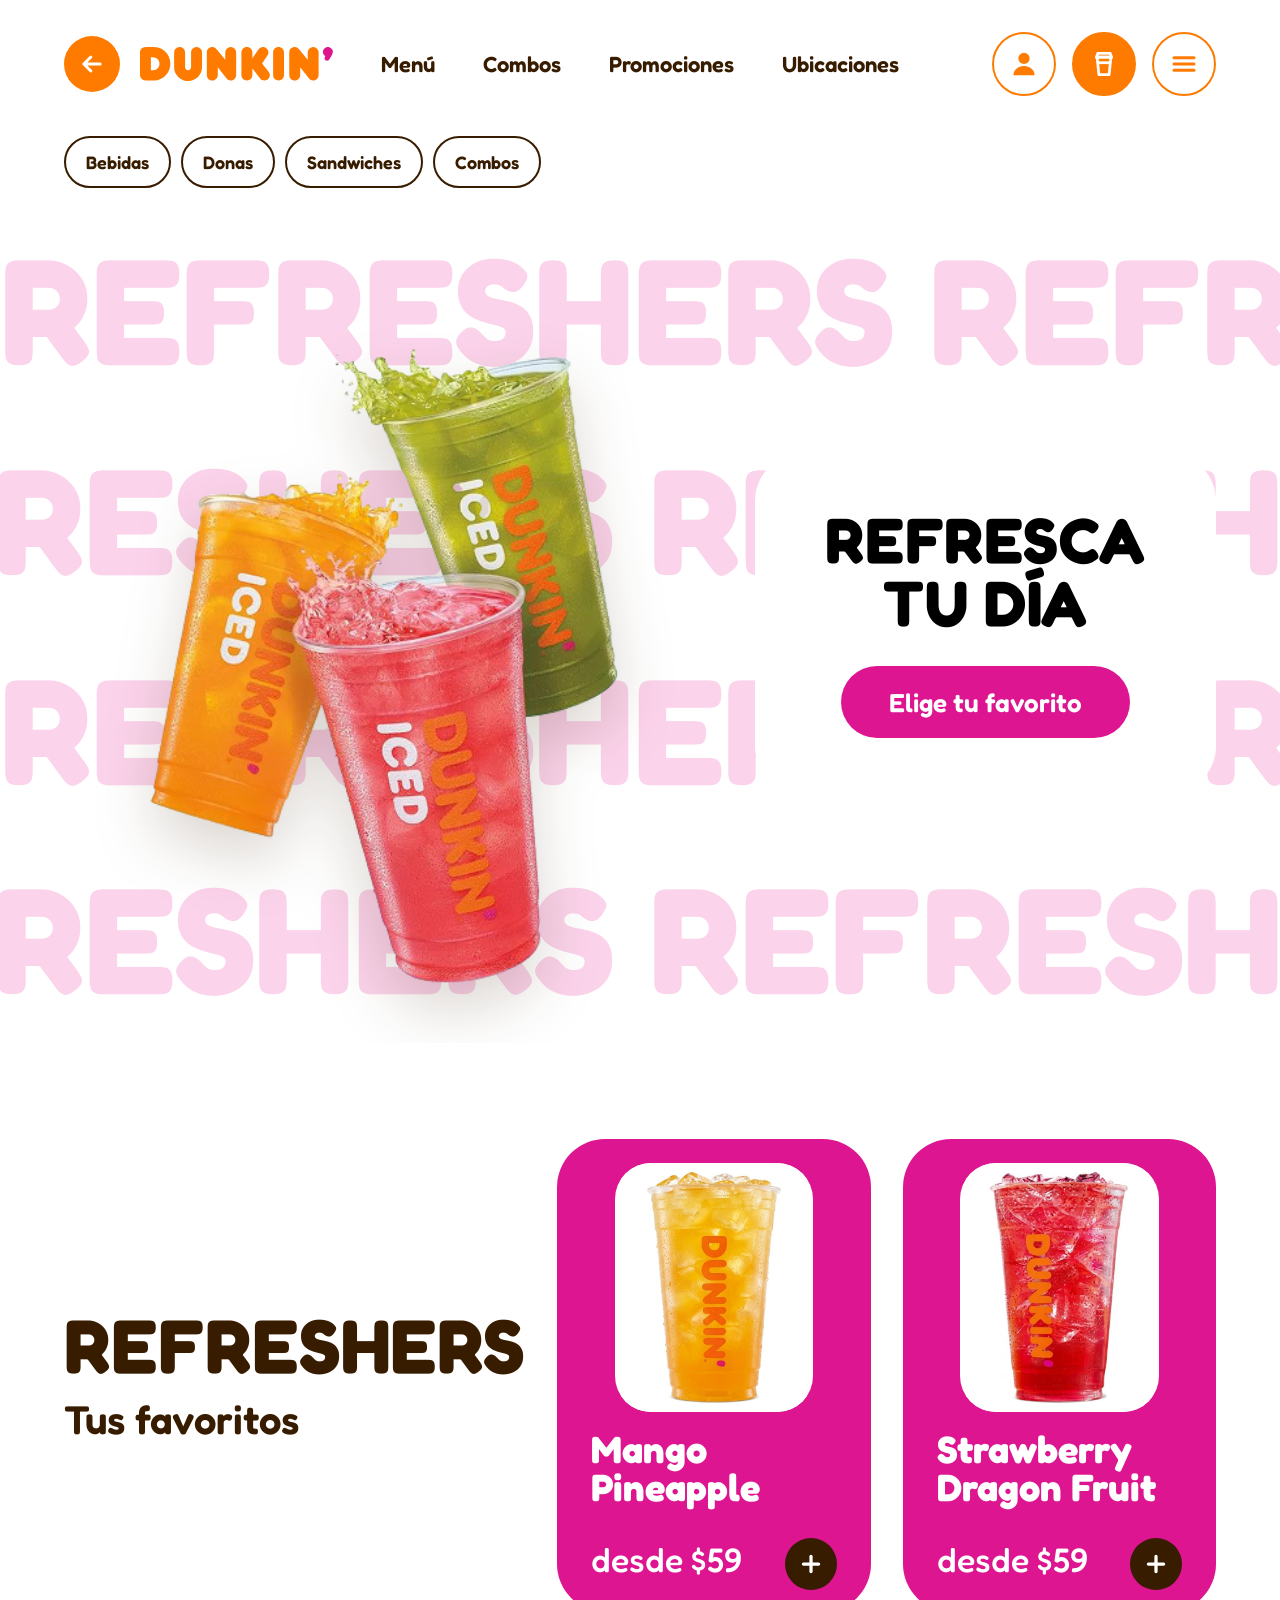
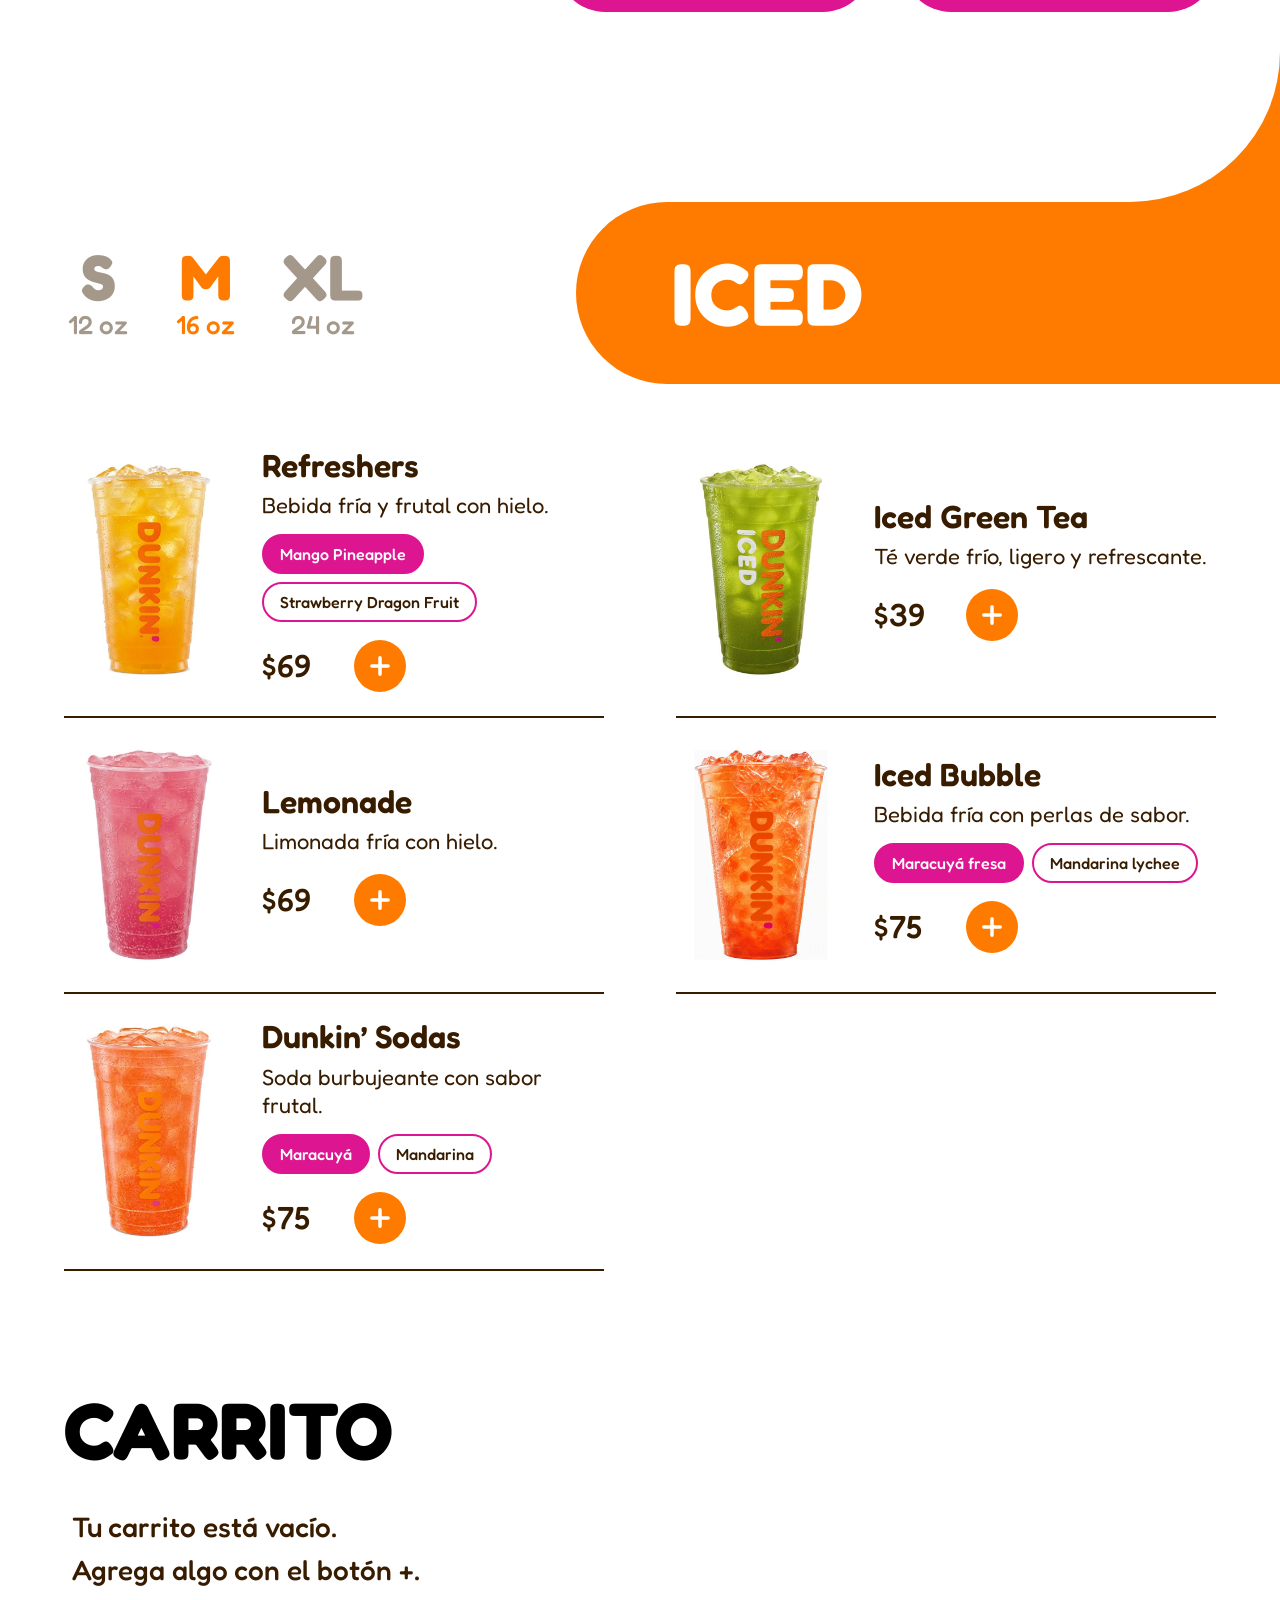
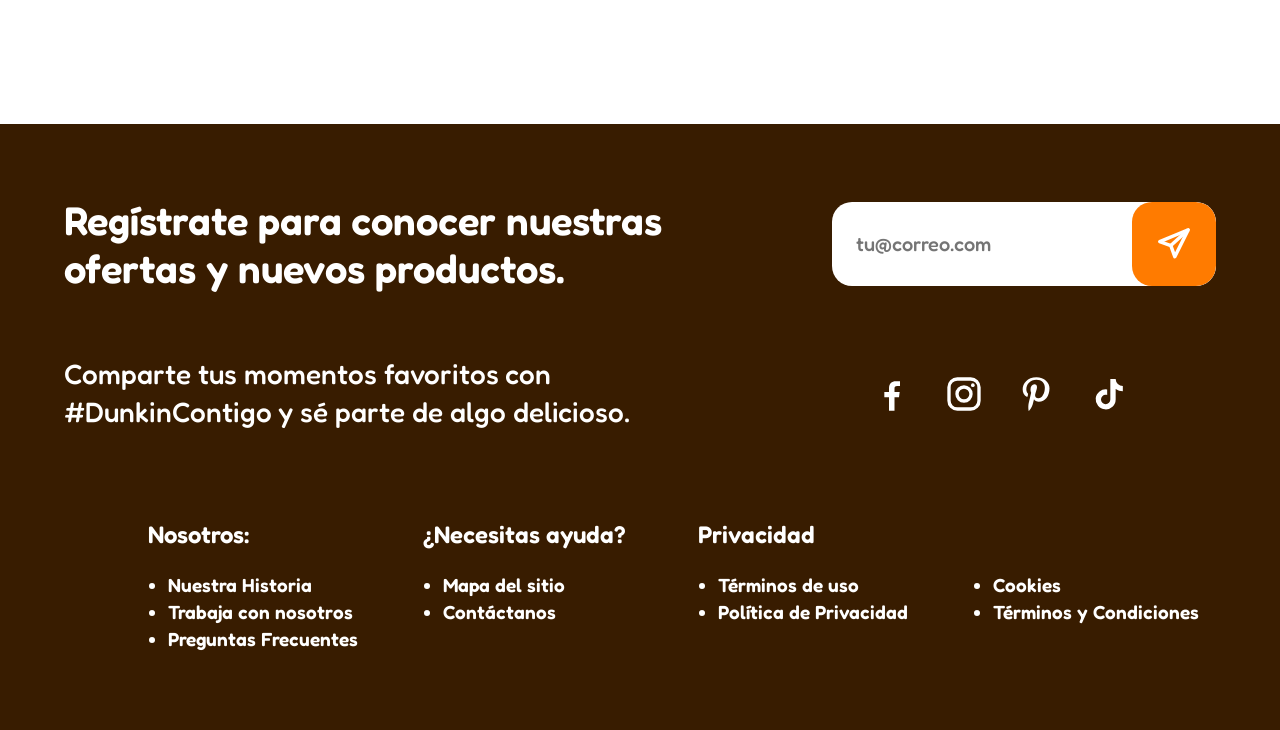
<file: refreshers.html>
<!DOCTYPE html>
<html lang="es">
<head>
  <meta charset="UTF-8">
  <meta name="viewport" content="width=device-width, initial-scale=1.0">
  <title>Dunkin' | Refreshers</title>
  <meta name="description" content="Refreshers y bebidas frías de Dunkin': elige sabor y tamaño y arma tu pedido.">

  <!-- Tipografía: Fredoka (Google Fonts) -->
  <link rel="preconnect" href="https://fonts.googleapis.com">
  <link rel="preconnect" href="https://fonts.gstatic.com" crossorigin>
  <link href="https://fonts.googleapis.com/css2?family=Fredoka:wdth,wght@75..125,300..700&display=swap" rel="stylesheet">

  <link rel="stylesheet" href="css/styles.css?v=10">
  <link rel="stylesheet" href="css/bebidas.css?v=10">
  <link rel="stylesheet" href="css/refreshers.css?v=10">
</head>
<body>
<div class="page page--bebidas page--refreshers">

  <!-- ========== HEADER ========== -->
  <header class="header container">
    <div class="header__brand">
      <a href="index.html" class="back-btn" aria-label="Regresar al inicio">
        <svg viewBox="0 0 24 24" aria-hidden="true" fill="none" stroke="currentColor" stroke-width="2.6" stroke-linecap="round" stroke-linejoin="round"><path d="M19 12H5M11 6l-6 6 6 6"/></svg>
      </a>
      <a href="index.html" class="header__logo" aria-label="Dunkin' inicio">
      <img src="img/marca/logo.svg" alt="Dunkin'" width="194" height="34">
      </a>
    </div>

    <nav class="header__nav" id="menu-principal" aria-label="Principal">
      <a href="bebidas.html">Menú</a>
      <a href="combos.html">Combos</a>
      <a href="index.html#promocion">Promociones</a>
      <a href="index.html#ubicaciones">Ubicaciones</a>
    </nav>

    <div class="header__actions">
      <a href="#" class="icon-btn icon-btn--outline" aria-label="Mi cuenta">
        <svg viewBox="0 0 24 24" aria-hidden="true"><circle cx="12" cy="7.5" r="4.5" fill="currentColor"/><path d="M3.5 21c0-4.4 3.8-7.5 8.5-7.5s8.5 3.1 8.5 7.5z" fill="currentColor"/></svg>
      </a>
      <a href="#carrito" class="icon-btn icon-btn--fill" aria-label="Mi pedido">
        <svg viewBox="0 0 24 24" aria-hidden="true" fill="none" stroke="currentColor" stroke-width="2.2" stroke-linejoin="round"><path d="M7 3.5h10l1 3H6z"/><path d="M5 6.5h14"/><path d="M6.5 6.5l1.4 14h8.2l1.4-14"/><path d="M7.2 11h9.6"/></svg>
        <span class="cart-badge" id="cart-badge" hidden>0</span>
      </a>
      <button class="icon-btn icon-btn--outline header__burger" id="burger" aria-label="Abrir menú" aria-expanded="false" aria-controls="menu-panel">
        <svg viewBox="0 0 24 24" aria-hidden="true" fill="none" stroke="currentColor" stroke-width="2.4" stroke-linecap="round"><path d="M4 7h16M4 12h16M4 17h16"/></svg>
      </button>
    </div>

    <!-- Menú desplegable (botón de 3 líneas) -->
    <nav class="menu-panel" id="menu-panel" aria-label="Menú completo" hidden>
      <ul>
        <li><a href="bebidas.html">Menú</a></li>
        <li><a href="combos.html">Combos</a></li>
        <li><a href="index.html#promocion">Promociones</a></li>
        <li><a href="index.html#ubicaciones">Ubicaciones</a></li>
      </ul>
      <ul class="menu-panel__sub">
        <li><a href="#">Nuestra Historia</a></li>
        <li><a href="#">Preguntas Frecuentes</a></li>
        <li><a href="#">Contáctanos</a></li>
      </ul>
    </nav>
  </header>

  <main>

    <!-- Categorías del menú (arriba de la composición de Refreshers) -->
    <nav class="cat-nav cat-nav--top container" aria-label="Categorías del menú">
      <a href="bebidas.html" class="cat-chip">Bebidas</a>
      <a href="donas.html" class="cat-chip">Donas</a>
      <a href="sandwiches.html" class="cat-chip">Sandwiches</a>
      <a href="combos.html" class="cat-chip">Combos</a>
    </nav>

    <!-- ========== COMPOSICIÓN REFRESHERS (igual que en la landing) ========== -->
    <section class="refreshers refreshers--page">
      <div class="refreshers__words" aria-hidden="true">
        <span>Refreshers Refreshers Refreshers</span>
        <span>Refreshers Refreshers Refreshers</span>
        <span>Refreshers Refreshers Refreshers</span>
        <span>Refreshers Refreshers Refreshers</span>
        <span>Refreshers Refreshers Refreshers</span>
        <span>Refreshers Refreshers Refreshers</span>
        <span>Refreshers Refreshers Refreshers</span>
      </div>

      <div class="refreshers__inner container">
        <img class="refreshers__img" src="img/landing/rfrshrs.png" alt="Refreshers de mango, fresa y té verde">
        <div class="refreshers__cta">
          <h1 class="title-lg">Refresca tu día</h1>
          <a href="#iced" class="btn btn--pink btn--lg">Elige tu favorito</a>
        </div>
      </div>
    </section>

    <!-- ========== REFRESHERS · TUS FAVORITOS ========== -->
    <section class="bev-intro container rf-intro">
      <div class="bev-intro__text">
        <h2 class="title-xl">Refreshers</h2>
        <p class="bev-intro__sub">Tus favoritos</p>
      </div>

      <div class="feature__cards bev-favs">
        <article class="card card--pink card--fav">
          <div class="card__media"><img src="img/refreshers/mango_pineapple.jpg" alt="Mango Pineapple Refresher" data-placeholder></div>
          <h3 class="card__title">Mango Pineapple</h3>
          <p class="card__desc"></p>
          <div class="card__foot">
            <p class="card__price">desde $59</p>
            <button class="add-btn" data-fav-sabor="Mango Pineapple" aria-label="Agregar Mango Pineapple Refresher">
              <svg viewBox="0 0 24 24" aria-hidden="true"><path d="M12 5v14M5 12h14"/></svg>
            </button>
          </div>
        </article>
        <article class="card card--pink card--fav">
          <div class="card__media"><img src="img/refreshers/strawberry_dragon_fruit.jpg" alt="Strawberry Dragon Fruit Refresher" data-placeholder></div>
          <h3 class="card__title">Strawberry Dragon Fruit</h3>
          <p class="card__desc"></p>
          <div class="card__foot">
            <p class="card__price">desde $59</p>
            <button class="add-btn" data-fav-sabor="Strawberry Dragon Fruit" aria-label="Agregar Strawberry Dragon Fruit Refresher">
              <svg viewBox="0 0 24 24" aria-hidden="true"><path d="M12 5v14M5 12h14"/></svg>
            </button>
          </div>
        </article>
      </div>
    </section>

    <!-- ========== ICED ========== -->
    <section class="bev-section bev-section--cafe rf-section" id="iced" aria-labelledby="titulo-iced">
      <div class="conector conector--orange" aria-hidden="true"><div class="conector__blanco"></div></div>

      <div class="bev-head">
        <div class="sizes sizes--oz" role="group" aria-label="Tamaño de las bebidas frías" data-seccion="iced"></div>
        <div class="label-box label-box--orange bev-pill">
          <h2 class="title-xl" id="titulo-iced">Iced</h2>
        </div>
      </div>

      <ul class="bev-list container" id="lista-iced"></ul>
    </section>

    <!-- ========== CARRITO (igual en todas las pantallas, menos la landing) ========== -->
    <section class="cart container" id="carrito" aria-labelledby="titulo-carrito">
      <h2 class="title-xl cart__title" id="titulo-carrito">Carrito</h2>
      <ul class="cart__list" id="cart-list"></ul>
      <div class="cart__empty" id="cart-empty"><p>Tu carrito está vacío.</p><p>Agrega algo con el botón +.</p></div>
      <div class="cart__summary" id="cart-summary" hidden>
        <p class="cart__total">Total <strong id="cart-total">$0</strong></p>
        <a href="index.html#ubicaciones" class="btn btn--orange btn--lg">Ordenar ahora</a>
      </div>
    </section>

  </main>

  <!-- ========== FOOTER ========== -->
  <footer class="footer">
    <div class="container">
      <div class="footer__top">
        <h2 class="footer__title"><span class="solo-escritorio">Regístrate para conocer nuestras ofertas y nuevos productos.</span><span class="solo-movil">Promos y nuevos productos directo a tu correo</span></h2>

        <form class="newsletter" id="newsletter" novalidate>
          <label for="correo" class="sr-only">Correo electrónico</label>
          <input id="correo" type="email" placeholder="tu@correo.com" autocomplete="email" required>
          <button type="submit" aria-label="Enviar correo">
            <svg viewBox="0 0 24 24" aria-hidden="true" fill="none" stroke="currentColor" stroke-width="2.2" stroke-linejoin="round"><path d="M21 3L3 10.5l7 2.5 2.5 7z"/><path d="M21 3L10 13"/></svg>
          </button>
          <p class="newsletter__msg" id="newsletter-msg" role="status"></p>
        </form>
      </div>

      <div class="footer__middle">
        <p class="footer__text">Comparte tus momentos favoritos con<br>#DunkinContigo y sé parte de algo delicioso.</p>

        <div class="social">
          <a href="#" aria-label="Facebook"><svg viewBox="0 0 24 24" aria-hidden="true" fill="currentColor"><path d="M13.5 22v-8h2.7l.4-3.2h-3.1V8.8c0-.9.3-1.6 1.6-1.6h1.7V4.4c-.3 0-1.3-.1-2.5-.1-2.5 0-4.1 1.5-4.1 4.2v2.3H7.4V14h2.8v8z"/></svg></a>
          <a href="#" aria-label="Instagram"><svg viewBox="0 0 24 24" aria-hidden="true" fill="none" stroke="currentColor" stroke-width="2"><rect x="3" y="3" width="18" height="18" rx="5"/><circle cx="12" cy="12" r="4.2"/><circle cx="17.3" cy="6.7" r="1.1" fill="currentColor" stroke="none"/></svg></a>
          <a href="#" class="social__pin" aria-label="Pinterest"><svg viewBox="0 0 24 24" aria-hidden="true" fill="currentColor"><path d="M12.3 2C6.8 2 4 5.9 4 9.2c0 2 .8 3.8 2.4 4.4.3.1.5 0 .6-.3l.2-1c.1-.3 0-.4-.2-.7-.5-.6-.8-1.3-.8-2.4 0-3.1 2.3-5.8 6-5.8 3.3 0 5.1 2 5.1 4.7 0 3.5-1.6 6.5-3.9 6.5-1.3 0-2.2-1-1.9-2.3.4-1.5 1.1-3.2 1.1-4.3 0-1-.5-1.8-1.6-1.8-1.3 0-2.3 1.3-2.3 3.1 0 1.1.4 1.9.4 1.9l-1.5 6.4c-.4 1.9-.1 4.2 0 4.4 0 .1.2.2.3.1.1-.2 1.6-2 2.1-3.8l.8-3.2c.4.8 1.6 1.5 2.9 1.5 3.8 0 6.4-3.5 6.4-8.1C20.2 5.4 17 2 12.3 2z"/></svg></a>
          <a href="#" aria-label="TikTok"><svg viewBox="0 0 24 24" aria-hidden="true" fill="currentColor"><path d="M16.6 3h-3.2v12.3a2.8 2.8 0 1 1-2.8-2.8c.3 0 .6 0 .9.1V9.3a6 6 0 1 0 5.1 6V9a7.4 7.4 0 0 0 4.3 1.4V7.2a4.3 4.3 0 0 1-4.3-4.2z"/></svg></a>
        </div>
      </div>

      <div class="footer__links">
        <div class="footer__col">
          <h3>Nosotros:</h3>
          <ul>
            <li><a href="#">Nuestra Historia</a></li>
            <li><a href="#">Trabaja con nosotros</a></li>
            <li><a href="#">Preguntas Frecuentes</a></li>
          </ul>
        </div>
        <div class="footer__col">
          <h3>¿Necesitas ayuda?</h3>
          <ul>
            <li><a href="#">Mapa del sitio</a></li>
            <li><a href="#">Contáctanos</a></li>
          </ul>
        </div>
        <div class="footer__col">
          <h3>Privacidad</h3>
          <ul>
            <li><a href="#">Términos de uso</a></li>
            <li><a href="#">Política de Privacidad</a></li>
          </ul>
        </div>
        <div class="footer__col footer__col--no-title">
          <ul>
            <li><a href="#">Cookies</a></li>
            <li><a href="#">Términos y Condiciones</a></li>
          </ul>
        </div>
      </div>
    </div>
  </footer>

  <!-- Barra fija con el resumen de la orden: se oculta al llegar al carrito -->
  <a href="#carrito" class="cart-bar" id="cart-bar" hidden>
    <span class="cart-bar__label">Tu orden</span>
    <span class="cart-bar__count" id="cart-bar-count">0 artículos</span>
    <strong class="cart-bar__total" id="cart-bar-total">$0</strong>
    <span class="cart-bar__cta">Ver carrito</span>
  </a>

  <div class="toast" id="toast" role="status" aria-live="polite"></div>
</div>

<script src="js/carrito.js?v=10"></script>
<script src="js/main.js?v=10"></script>
<script src="js/refreshers.js?v=10"></script>
</body>
</html>
</file>
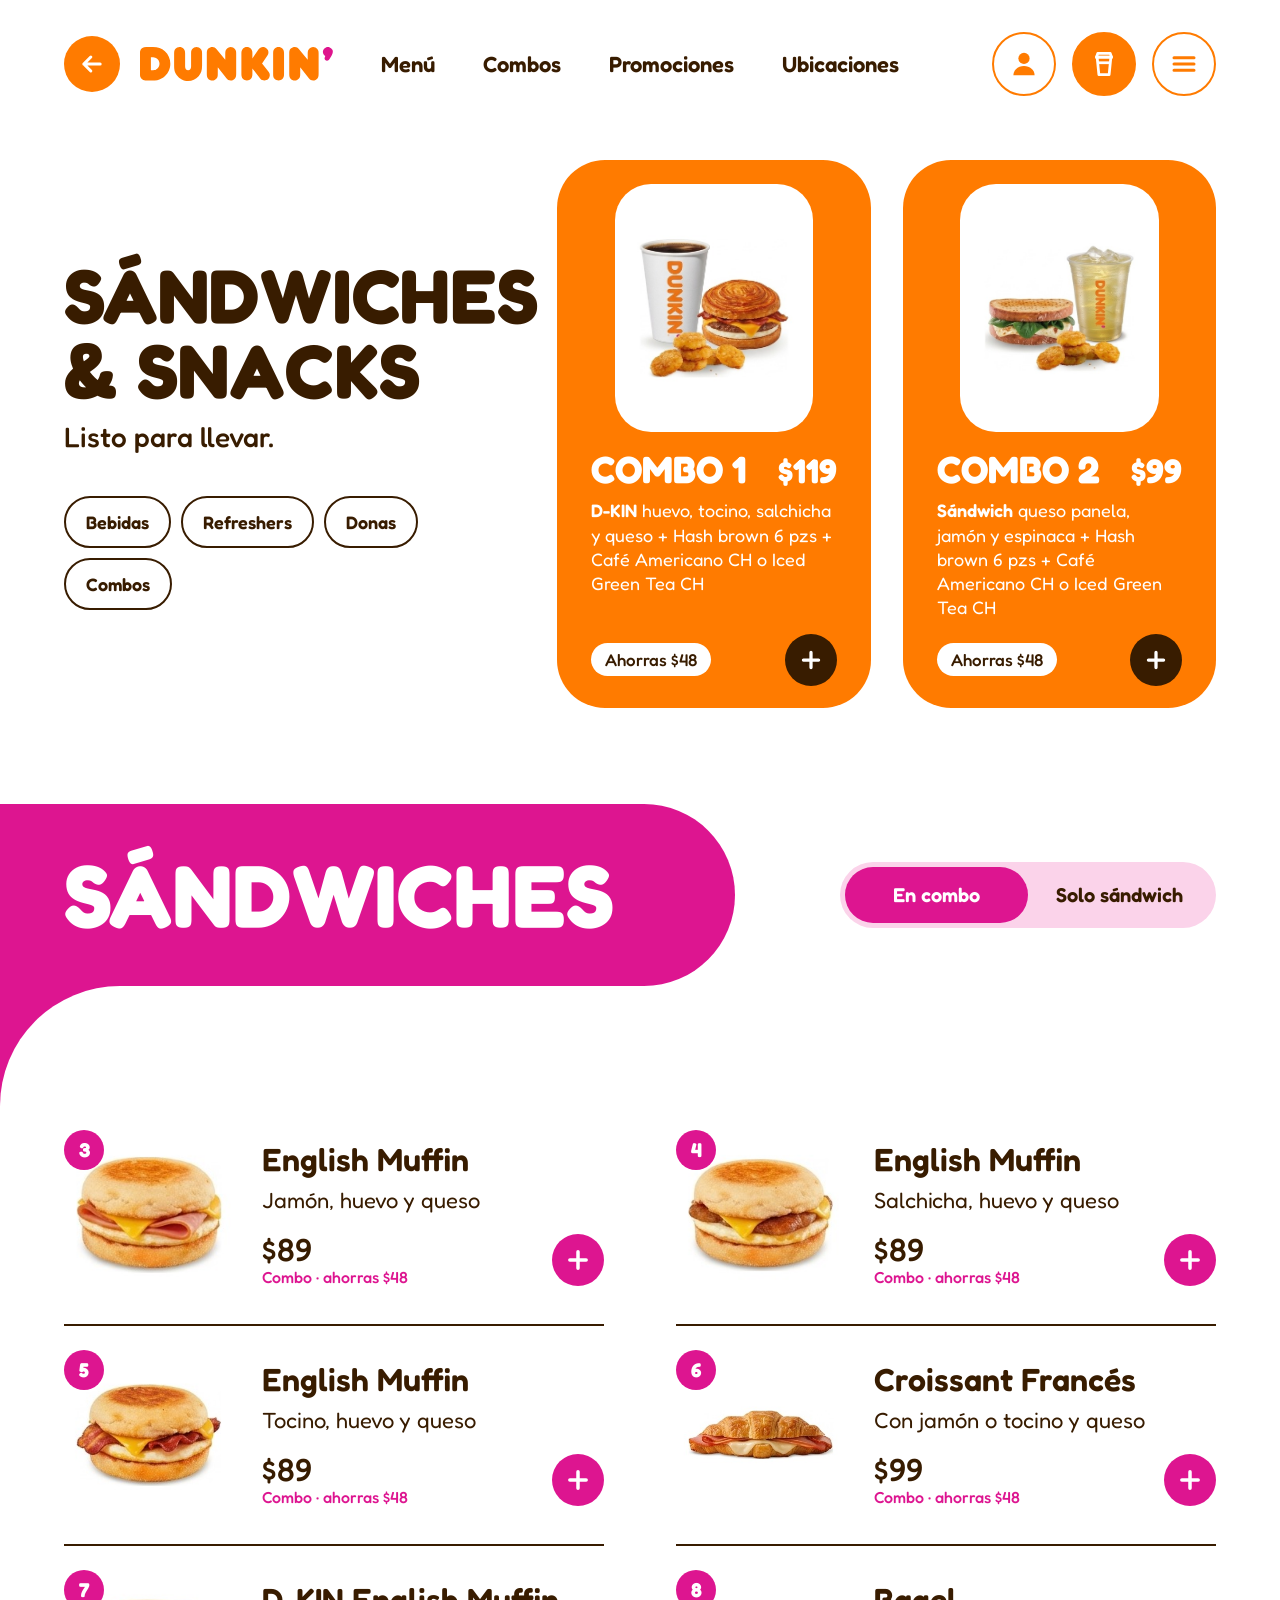
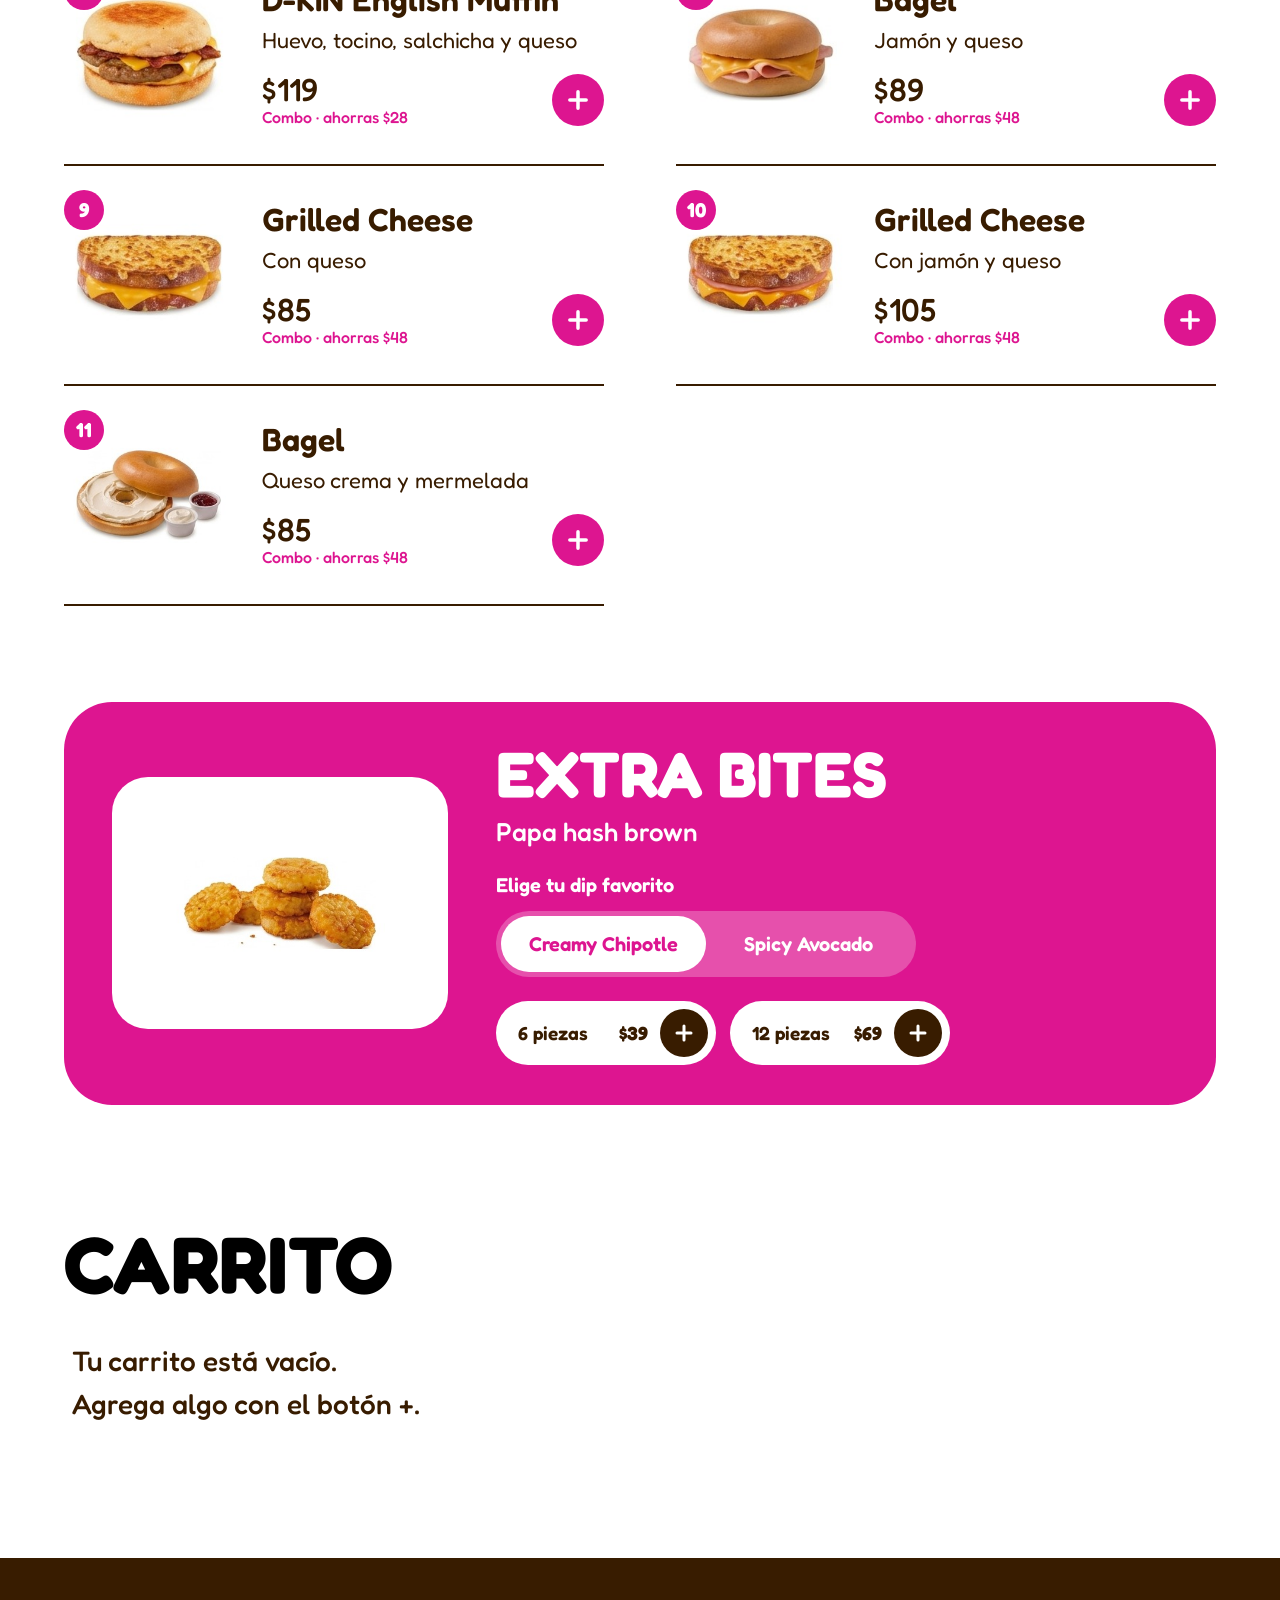
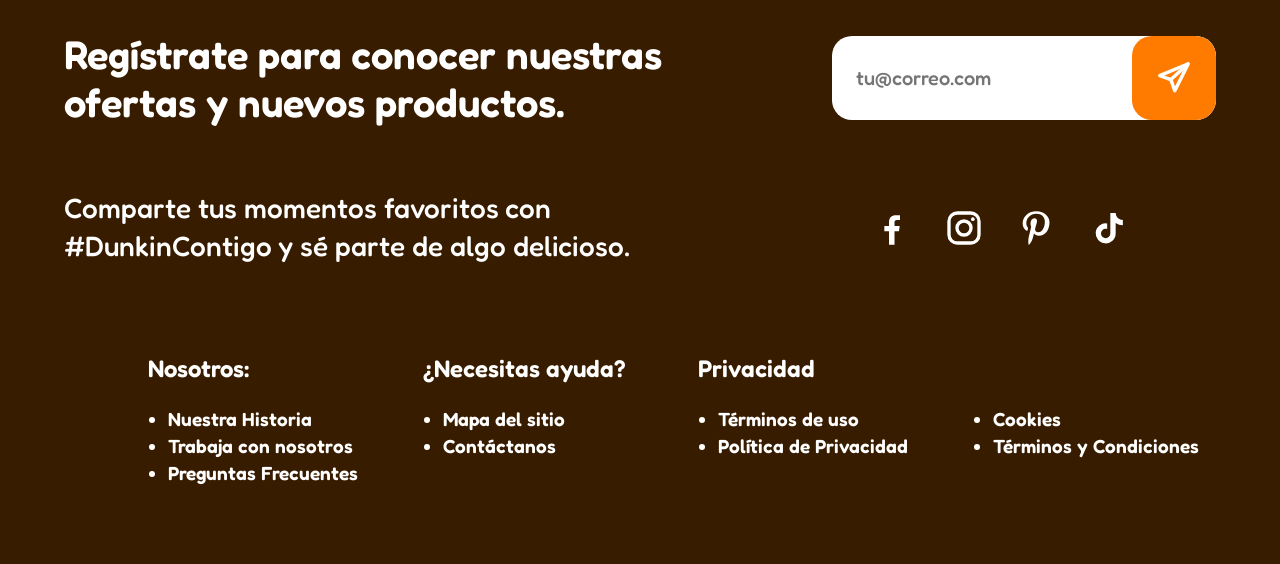
<file: sandwiches.html>
<!DOCTYPE html>
<html lang="es">
<head>
  <meta charset="UTF-8">
  <meta name="viewport" content="width=device-width, initial-scale=1.0">
  <title>Dunkin' | Sándwiches & Snacks</title>
  <meta name="description" content="Sándwiches, combos y snacks de Dunkin': arma tu combo y pide para llevar.">

  <!-- Tipografía: Fredoka (Google Fonts) -->
  <link rel="preconnect" href="https://fonts.googleapis.com">
  <link rel="preconnect" href="https://fonts.gstatic.com" crossorigin>
  <link href="https://fonts.googleapis.com/css2?family=Fredoka:wdth,wght@75..125,300..700&display=swap" rel="stylesheet">

  <link rel="stylesheet" href="css/styles.css?v=10">
  <link rel="stylesheet" href="css/bebidas.css?v=10">
  <link rel="stylesheet" href="css/sandwiches.css?v=10">
</head>
<body>
<div class="page page--bebidas page--sandwiches">

  <!-- ========== HEADER ========== -->
  <header class="header container">
    <div class="header__brand">
      <a href="index.html" class="back-btn" aria-label="Regresar al inicio">
        <svg viewBox="0 0 24 24" aria-hidden="true" fill="none" stroke="currentColor" stroke-width="2.6" stroke-linecap="round" stroke-linejoin="round"><path d="M19 12H5M11 6l-6 6 6 6"/></svg>
      </a>
      <a href="index.html" class="header__logo" aria-label="Dunkin' inicio">
      <img src="img/marca/logo.svg" alt="Dunkin'" width="194" height="34">
      </a>
    </div>

    <nav class="header__nav" id="menu-principal" aria-label="Principal">
      <a href="bebidas.html">Menú</a>
      <a href="combos.html">Combos</a>
      <a href="index.html#promocion">Promociones</a>
      <a href="index.html#ubicaciones">Ubicaciones</a>
    </nav>

    <div class="header__actions">
      <a href="#" class="icon-btn icon-btn--outline" aria-label="Mi cuenta">
        <svg viewBox="0 0 24 24" aria-hidden="true"><circle cx="12" cy="7.5" r="4.5" fill="currentColor"/><path d="M3.5 21c0-4.4 3.8-7.5 8.5-7.5s8.5 3.1 8.5 7.5z" fill="currentColor"/></svg>
      </a>
      <a href="#carrito" class="icon-btn icon-btn--fill" aria-label="Mi pedido">
        <svg viewBox="0 0 24 24" aria-hidden="true" fill="none" stroke="currentColor" stroke-width="2.2" stroke-linejoin="round"><path d="M7 3.5h10l1 3H6z"/><path d="M5 6.5h14"/><path d="M6.5 6.5l1.4 14h8.2l1.4-14"/><path d="M7.2 11h9.6"/></svg>
        <span class="cart-badge" id="cart-badge" hidden>0</span>
      </a>
      <button class="icon-btn icon-btn--outline header__burger" id="burger" aria-label="Abrir menú" aria-expanded="false" aria-controls="menu-panel">
        <svg viewBox="0 0 24 24" aria-hidden="true" fill="none" stroke="currentColor" stroke-width="2.4" stroke-linecap="round"><path d="M4 7h16M4 12h16M4 17h16"/></svg>
      </button>
    </div>

    <!-- Menú desplegable (botón de 3 líneas) -->
    <nav class="menu-panel" id="menu-panel" aria-label="Menú completo" hidden>
      <ul>
        <li><a href="bebidas.html">Menú</a></li>
        <li><a href="combos.html">Combos</a></li>
        <li><a href="index.html#promocion">Promociones</a></li>
        <li><a href="index.html#ubicaciones">Ubicaciones</a></li>
      </ul>
      <ul class="menu-panel__sub">
        <li><a href="#">Nuestra Historia</a></li>
        <li><a href="#">Preguntas Frecuentes</a></li>
        <li><a href="#">Contáctanos</a></li>
      </ul>
    </nav>
  </header>

  <main>

    <!-- ========== SÁNDWICHES & SNACKS · COMBOS DESTACADOS ========== -->
    <section class="bev-intro container sw-intro">
      <div class="bev-intro__text">
        <h1 class="title-xl">Sándwiches<br class="solo-escritorio-br"> &amp; Snacks</h1>
        <p class="bev-intro__sub sw-intro__sub">Listo para llevar.</p>
      </div>

      <!-- Categorías del menú (en celular va arriba, debajo del header) -->
      <nav class="cat-nav" aria-label="Categorías del menú">
        <a href="bebidas.html" class="cat-chip">Bebidas</a>
        <a href="refreshers.html" class="cat-chip">Refreshers</a>
        <a href="donas.html" class="cat-chip">Donas</a>
        <a href="combos.html" class="cat-chip">Combos</a>
      </nav>

      <div class="feature__cards bev-favs">
        <article class="card card--orange card--fav sw-combo">
          <div class="card__media"><img src="img/sandwiches/sw_combo1.jpg" alt="Combo 1: D-KIN con hash browns y café"></div>
          <h3 class="card__title">Combo 1 <span class="sw-combo__price">$119</span></h3>
          <p class="card__desc sw-combo__desc"><strong>D-KIN</strong> huevo, tocino, salchicha y queso + Hash brown 6 pzs + Café Americano CH o Iced Green Tea CH</p>
          <div class="card__foot">
            <p class="sw-save">Ahorras $48</p>
            <button class="add-btn" data-name="Combo 1" data-price="119" data-detail="Sándwich + Hash brown 6 pzs + bebida CH" aria-label="Agregar Combo 1">
              <svg viewBox="0 0 24 24" aria-hidden="true"><path d="M12 5v14M5 12h14"/></svg>
            </button>
          </div>
        </article>
        <article class="card card--orange card--fav sw-combo">
          <div class="card__media"><img src="img/sandwiches/sw_combo2.jpg" alt="Combo 2: sándwich de panela con hash browns e iced tea"></div>
          <h3 class="card__title">Combo 2 <span class="sw-combo__price">$99</span></h3>
          <p class="card__desc sw-combo__desc"><strong>Sándwich</strong> queso panela, jamón y espinaca + Hash brown 6 pzs + Café Americano CH o Iced Green Tea CH</p>
          <div class="card__foot">
            <p class="sw-save">Ahorras $48</p>
            <button class="add-btn" data-name="Combo 2" data-price="99" data-detail="Sándwich + Hash brown 6 pzs + bebida CH" aria-label="Agregar Combo 2">
              <svg viewBox="0 0 24 24" aria-hidden="true"><path d="M12 5v14M5 12h14"/></svg>
            </button>
          </div>
        </article>
      </div>
    </section>

    <!-- ========== SÁNDWICHES ========== -->
    <section class="bev-section bev-section--sin sw-section" aria-labelledby="titulo-sw">
      <div class="bev-head bev-head--left">
        <div class="label-box label-box--pink bev-pill bev-pill--left">
          <h2 class="title-xl" id="titulo-sw">Sándwiches</h2>
        </div>
        <div class="seg" role="group" aria-label="Precio a mostrar" id="modo"></div>
      </div>
      <div class="conector conector--pink conector--bottom bev-conector-sin" aria-hidden="true"><div class="conector__blanco"></div></div>

      <ul class="bev-list container sw-list" id="lista-sw"></ul>
    </section>

    <!-- ========== EXTRA BITES ========== -->
    <section class="container">
      <div class="extra">
        <img class="extra__img" src="img/sandwiches/sw_hashbrown.jpg" alt="Papas hash brown">
        <div class="extra__body">
          <h2 class="extra__title">Extra bites</h2>
          <p class="extra__sub">Papa hash brown</p>
          <p class="extra__label" id="dip-label">Elige tu dip favorito</p>
          <div class="seg seg--dip" role="group" aria-labelledby="dip-label" id="dips"></div>
          <div class="extra__packs">
            <button type="button" class="pack" data-piezas="6" data-precio="39"><span>6 piezas</span><strong>$39</strong><i aria-hidden="true"><svg viewBox="0 0 24 24" aria-hidden="true"><path d="M12 5v14M5 12h14"/></svg></i></button>
            <button type="button" class="pack" data-piezas="12" data-precio="69"><span>12 piezas</span><strong>$69</strong><i aria-hidden="true"><svg viewBox="0 0 24 24" aria-hidden="true"><path d="M12 5v14M5 12h14"/></svg></i></button>
          </div>
        </div>
      </div>
    </section>

    <!-- ========== CARRITO (igual en todas las pantallas, menos la landing) ========== -->
    <section class="cart container" id="carrito" aria-labelledby="titulo-carrito">
      <h2 class="title-xl cart__title" id="titulo-carrito">Carrito</h2>
      <ul class="cart__list" id="cart-list"></ul>
      <div class="cart__empty" id="cart-empty"><p>Tu carrito está vacío.</p><p>Agrega algo con el botón +.</p></div>
      <div class="cart__summary" id="cart-summary" hidden>
        <p class="cart__total">Total <strong id="cart-total">$0</strong></p>
        <a href="index.html#ubicaciones" class="btn btn--orange btn--lg">Ordenar ahora</a>
      </div>
    </section>

  </main>

  <!-- ========== FOOTER ========== -->
  <footer class="footer">
    <div class="container">
      <div class="footer__top">
        <h2 class="footer__title"><span class="solo-escritorio">Regístrate para conocer nuestras ofertas y nuevos productos.</span><span class="solo-movil">Promos y nuevos productos directo a tu correo</span></h2>

        <form class="newsletter" id="newsletter" novalidate>
          <label for="correo" class="sr-only">Correo electrónico</label>
          <input id="correo" type="email" placeholder="tu@correo.com" autocomplete="email" required>
          <button type="submit" aria-label="Enviar correo">
            <svg viewBox="0 0 24 24" aria-hidden="true" fill="none" stroke="currentColor" stroke-width="2.2" stroke-linejoin="round"><path d="M21 3L3 10.5l7 2.5 2.5 7z"/><path d="M21 3L10 13"/></svg>
          </button>
          <p class="newsletter__msg" id="newsletter-msg" role="status"></p>
        </form>
      </div>

      <div class="footer__middle">
        <p class="footer__text">Comparte tus momentos favoritos con<br>#DunkinContigo y sé parte de algo delicioso.</p>

        <div class="social">
          <a href="#" aria-label="Facebook"><svg viewBox="0 0 24 24" aria-hidden="true" fill="currentColor"><path d="M13.5 22v-8h2.7l.4-3.2h-3.1V8.8c0-.9.3-1.6 1.6-1.6h1.7V4.4c-.3 0-1.3-.1-2.5-.1-2.5 0-4.1 1.5-4.1 4.2v2.3H7.4V14h2.8v8z"/></svg></a>
          <a href="#" aria-label="Instagram"><svg viewBox="0 0 24 24" aria-hidden="true" fill="none" stroke="currentColor" stroke-width="2"><rect x="3" y="3" width="18" height="18" rx="5"/><circle cx="12" cy="12" r="4.2"/><circle cx="17.3" cy="6.7" r="1.1" fill="currentColor" stroke="none"/></svg></a>
          <a href="#" class="social__pin" aria-label="Pinterest"><svg viewBox="0 0 24 24" aria-hidden="true" fill="currentColor"><path d="M12.3 2C6.8 2 4 5.9 4 9.2c0 2 .8 3.8 2.4 4.4.3.1.5 0 .6-.3l.2-1c.1-.3 0-.4-.2-.7-.5-.6-.8-1.3-.8-2.4 0-3.1 2.3-5.8 6-5.8 3.3 0 5.1 2 5.1 4.7 0 3.5-1.6 6.5-3.9 6.5-1.3 0-2.2-1-1.9-2.3.4-1.5 1.1-3.2 1.1-4.3 0-1-.5-1.8-1.6-1.8-1.3 0-2.3 1.3-2.3 3.1 0 1.1.4 1.9.4 1.9l-1.5 6.4c-.4 1.9-.1 4.2 0 4.4 0 .1.2.2.3.1.1-.2 1.6-2 2.1-3.8l.8-3.2c.4.8 1.6 1.5 2.9 1.5 3.8 0 6.4-3.5 6.4-8.1C20.2 5.4 17 2 12.3 2z"/></svg></a>
          <a href="#" aria-label="TikTok"><svg viewBox="0 0 24 24" aria-hidden="true" fill="currentColor"><path d="M16.6 3h-3.2v12.3a2.8 2.8 0 1 1-2.8-2.8c.3 0 .6 0 .9.1V9.3a6 6 0 1 0 5.1 6V9a7.4 7.4 0 0 0 4.3 1.4V7.2a4.3 4.3 0 0 1-4.3-4.2z"/></svg></a>
        </div>
      </div>

      <div class="footer__links">
        <div class="footer__col">
          <h3>Nosotros:</h3>
          <ul>
            <li><a href="#">Nuestra Historia</a></li>
            <li><a href="#">Trabaja con nosotros</a></li>
            <li><a href="#">Preguntas Frecuentes</a></li>
          </ul>
        </div>
        <div class="footer__col">
          <h3>¿Necesitas ayuda?</h3>
          <ul>
            <li><a href="#">Mapa del sitio</a></li>
            <li><a href="#">Contáctanos</a></li>
          </ul>
        </div>
        <div class="footer__col">
          <h3>Privacidad</h3>
          <ul>
            <li><a href="#">Términos de uso</a></li>
            <li><a href="#">Política de Privacidad</a></li>
          </ul>
        </div>
        <div class="footer__col footer__col--no-title">
          <ul>
            <li><a href="#">Cookies</a></li>
            <li><a href="#">Términos y Condiciones</a></li>
          </ul>
        </div>
      </div>
    </div>
  </footer>

  <!-- Barra fija con el resumen de la orden: se oculta al llegar al carrito -->
  <a href="#carrito" class="cart-bar" id="cart-bar" hidden>
    <span class="cart-bar__label">Tu orden</span>
    <span class="cart-bar__count" id="cart-bar-count">0 artículos</span>
    <strong class="cart-bar__total" id="cart-bar-total">$0</strong>
    <span class="cart-bar__cta">Ver carrito</span>
  </a>

  <div class="toast" id="toast" role="status" aria-live="polite"></div>
</div>

<script src="js/carrito.js?v=10"></script>
<script src="js/main.js?v=10"></script>
<script src="js/sandwiches.js?v=10"></script>
</body>
</html>
</file>
<file: css/styles.css>
/* =========================================================
   DUNKIN' · Landing (desktop 1512 px + adaptación a móvil)
   Rediseño: Yañez Cruz María Fernanda Daniela
   ========================================================= */

/* ---------- 1. Variables ---------- */
:root {
  /* Colores de marca */
  --orange: #FF7B00;
  --pink: #DD1590;
  --brown: #381C00;
  --pink-soft: #FBD3EA;
  --white: #FFFFFF;
  --black: #000000;
  --gray-placeholder: #B9B1AC;

  /* Tipografía */
  --font: "Fredoka", "Arial Rounded MT Bold", sans-serif;

  /* Medidas */
  --page: 1512px;        /* ancho del frame de escritorio */
  --gutter: 64px;        /* margen lateral */
  --gap: 32px;           /* separación entre columnas */
  --radius-xl: 64px;
  --radius-lg: 48px;
  --radius-md: 36px;
  --radius-sm: 20px;
}

/* ---------- 2. Tipografía Fredoka (clases de Google Fonts) ---------- */
.fredoka-regular,
.fredoka-medium,
.fredoka-semibold,
.fredoka-bold,
body {
  font-family: var(--font);
  font-optical-sizing: auto;
  font-style: normal;
  font-variation-settings: "wdth" 100;
}
.fredoka-regular  { font-weight: 400; }
.fredoka-medium   { font-weight: 500; }
.fredoka-semibold { font-weight: 600; }
.fredoka-bold     { font-weight: 700; }

/* ---------- 3. Base ---------- */
*,
*::before,
*::after { box-sizing: border-box; }

html { scroll-behavior: smooth; }

body {
  margin: 0;
  background: var(--white);
  color: var(--brown);
  font-weight: 500;
}

img { display: block; max-width: 100%; }
[hidden] { display: none !important; }
a { color: inherit; }
ul { margin: 0; padding: 0; }
h1, h2, h3, p { margin: 0; }
button { font: inherit; }

.page {
  max-width: var(--page);
  margin: 0 auto;
  overflow: hidden;
}

.container {
  padding-left: var(--gutter);
  padding-right: var(--gutter);
}

.solo-movil { display: none; }
.sr-only {
  position: absolute;
  width: 1px; height: 1px;
  overflow: hidden;
  clip: rect(0 0 0 0);
  white-space: nowrap;
}

:focus-visible {
  outline: 3px solid var(--brown);
  outline-offset: 3px;
}

/* Títulos en mayúsculas */
.title-xl,
.title-lg {
  font-weight: 700;
  text-transform: uppercase;
  line-height: 0.98;
  letter-spacing: 0.01em;
  text-wrap: balance;
}
.title-xl { font-size: 80px; }
.title-lg { font-size: 64px; }

/* ---------- 4. Botones ---------- */
.btn {
  display: inline-flex;
  align-items: center;
  justify-content: center;
  border: 0;
  border-radius: 999px;
  font-weight: 600;
  text-decoration: none;
  cursor: pointer;
  transition: transform .15s ease, filter .15s ease;
}
.btn:hover { transform: translateY(-2px); filter: brightness(1.05); }

.btn--orange { background: var(--orange); color: var(--white); }
.btn--pink   { background: var(--pink);   color: var(--white); }

.btn--xl { height: 76px; min-width: 270px; padding: 0 36px; font-size: 36px; font-weight: 700; text-transform: uppercase; }
.btn--lg { height: 72px; padding: 0 48px; font-size: 26px; }
.btn--sm { height: 52px; padding: 0 28px; font-size: 21px; white-space: nowrap; }

.icon-btn {
  position: relative;
  width: 64px;
  height: 64px;
  border-radius: 50%;
  display: flex;
  align-items: center;
  justify-content: center;
  border: 2.5px solid var(--orange);
  cursor: pointer;
  text-decoration: none;
}
.icon-btn svg { width: 30px; height: 30px; }
.icon-btn--outline { background: var(--white); color: var(--orange); }
.icon-btn--fill    { background: var(--orange); color: var(--white); }

.cart-badge {
  position: absolute;
  top: -4px;
  right: -4px;
  min-width: 26px;
  height: 26px;
  padding: 0 6px;
  border-radius: 13px;
  background: var(--pink);
  color: var(--white);
  font-size: 15px;
  font-weight: 700;
  display: flex;
  align-items: center;
  justify-content: center;
}

.add-btn {
  width: 60px;
  height: 60px;
  flex: 0 0 auto;
  border: 0;
  border-radius: 50%;
  background: var(--brown);
  color: var(--white);
  display: flex;
  align-items: center;
  justify-content: center;
  cursor: pointer;
  transition: transform .15s ease;
}
.add-btn:hover { transform: scale(1.06); }
.add-btn svg { width: 30px; height: 30px; fill: none; stroke: currentColor; stroke-width: 3; stroke-linecap: round; }

.link-more {
  display: inline-flex;
  align-items: center;
  gap: 8px;
  font-size: 24px;
  font-weight: 600;
  text-decoration: none;
}
.link-more svg { width: 24px; height: 24px; transition: transform .15s ease; }
.link-more:hover svg { transform: translateX(4px); }

/* ---------- 5. Header ---------- */
.header {
  display: grid;
  grid-template-columns: 1fr auto 1fr;
  align-items: center;
  gap: 24px;
  padding-top: 32px;
  padding-bottom: 32px;
}
.header__logo img { width: 194px; height: auto; }

.header__nav {
  display: flex;
  gap: 48px;
  font-size: 22px;
  font-weight: 600;
}
.header__nav a { text-decoration: none; }
.header__nav a:hover { color: var(--orange); }

.header__actions {
  display: flex;
  gap: 16px;
  justify-content: flex-end;
}
.header { position: relative; }

/* Panel del menú (botón de 3 líneas) */
.menu-panel {
  position: absolute;
  top: calc(100% - 12px);
  right: var(--gutter);
  z-index: 30;
  width: 340px;
  padding: 28px 32px;
  border-radius: var(--radius-lg);
  background: var(--white);
  box-shadow: 0 18px 40px rgba(56, 28, 0, .18);
  display: flex;
  flex-direction: column;
  gap: 20px;
}
.menu-panel ul { list-style: none; display: flex; flex-direction: column; gap: 10px; }
.menu-panel a { text-decoration: none; font-size: 26px; font-weight: 600; }
.menu-panel a:hover { color: var(--orange); }
.menu-panel__sub { padding-top: 18px; border-top: 2px solid var(--pink-soft); }
.menu-panel__sub a { font-size: 19px; font-weight: 500; }


/* ---------- Header de páginas internas: botón de regreso + logo ---------- */
.header__brand { display: flex; align-items: center; gap: 20px; }
.back-btn {
  width: 56px;
  height: 56px;
  flex: 0 0 auto;
  border-radius: 50%;
  background: var(--orange);
  color: var(--white);
  display: flex;
  align-items: center;
  justify-content: center;
  transition: transform .15s ease;
}
.back-btn:hover { transform: translateX(-3px); }
.back-btn svg { width: 28px; height: 28px; }

/* ---------- 6. Hero ---------- */
.hero {
  background: var(--brown);
  color: var(--white);
  border-radius: var(--radius-xl);
  padding: 96px 48px;
  display: flex;
  flex-direction: column;
  align-items: center;
  gap: 28px;
  text-align: center;
}
.hero__title {
  font-size: 96px;
  font-weight: 700;
  text-transform: uppercase;
  line-height: 1;
}
.hero__text {
  max-width: 660px;
  font-size: 30px;
  font-weight: 600;
  line-height: 1.3;
}
.hero__actions {
  display: flex;
  gap: 24px;
  margin-top: 8px;
}

/* ---------- 7. Secciones con tarjetas (antojo / combos) ----------
   Rejilla de 12 columnas: texto en 5, tarjetas en 7.
   Las dos secciones comparten la misma rejilla para que
   los bordes de las tarjetas y los textos queden alineados. */
.feature {
  display: grid;
  grid-template-columns: repeat(12, minmax(0, 1fr));
  column-gap: var(--gap);
  align-items: center;
  padding-top: 120px;
}
.feature__side  { grid-column: 1 / span 5; display: flex; flex-direction: column; align-items: flex-start; gap: 36px; }
.feature__cards { grid-column: 6 / span 7; display: grid; grid-template-columns: repeat(2, minmax(0, 1fr)); gap: var(--gap); }

.feature--reverse .feature__cards { grid-column: 1 / span 7; grid-row: 1; }
.feature--reverse .feature__side  { grid-column: 8 / span 5; grid-row: 1; align-items: flex-end; text-align: right; }

.feature__text { font-size: 32px; font-weight: 500; line-height: 1.3; }

/* Pestañas */
.tabs { display: flex; flex-wrap: wrap; gap: 16px; }
.tab {
  height: 64px;
  min-width: 160px;
  padding: 0 28px;
  border: 2.5px solid var(--pink);
  border-radius: 999px;
  background: var(--white);
  color: var(--brown);
  font-size: 24px;
  font-weight: 600;
  cursor: pointer;
  transition: background .15s ease, color .15s ease;
}
.tab:hover { background: var(--pink-soft); }
.tab.is-active { background: var(--pink); color: var(--white); }

/* Tarjeta de producto
   Las tarjetas de una misma fila comparten filas (subgrid):
   foto · título · descripción · precio. Así el título, el precio
   y el botón quedan alineados sin dejar espacios vacíos. */
.feature__cards { grid-template-rows: repeat(4, auto); }
.card {
  display: grid;
  grid-row: span 4;
  grid-template-rows: subgrid;
  row-gap: 0;
  padding: 24px 26px 22px;
  border-radius: var(--radius-lg);
  color: var(--white);
}
.card--pink   { background: var(--pink); }
.card--orange { background: var(--orange); }

.card__media {
  width: 76%;
  aspect-ratio: 4 / 5;
  margin: 0 auto 18px;
  border-radius: var(--radius-md);
  background: var(--white);
  overflow: hidden;
  display: flex;
  align-items: center;
  justify-content: center;
}
.card__media img { width: 100%; height: 100%; object-fit: cover; }
.card__media--contain img { object-fit: contain; padding: 8%; }
.card__media--empty { color: var(--gray-placeholder); font-size: 18px; text-align: center; padding: 24px; }

.card__title {
  padding: 0 8px;
  font-size: 42px;
  font-weight: 700;
  text-transform: uppercase;
  line-height: 1;
  align-self: end;
}
.card__desc {
  padding: 0 8px;
  margin-top: 4px;
  font-size: 21px;
  font-weight: 500;
  line-height: 1.2;
}
.card__desc:empty { margin-top: 0; }
.card__foot {
  display: flex;
  align-items: center;
  justify-content: space-between;
  gap: 12px;
  padding: 0 8px;
  margin-top: 8px;
}
.card .add-btn { width: 52px; height: 52px; }
.card .add-btn svg { width: 26px; height: 26px; }
.card__price { font-size: 34px; font-weight: 500; }

/* ---------- 8. Cajas de título (bloques de color con border-radius) ---------- */
.label-box {
  width: min(900px, 100%);
  margin-left: auto;
  padding: 64px var(--gutter) 64px 120px;
  border-radius: 999px 0 0 999px;        /* lado izquierdo totalmente redondo */
  color: var(--white);
  text-align: right;
}
.label-box--orange { background: var(--orange); }
.label-box--pink   { background: var(--pink); }

/* Conector: caja de color debajo de una blanca.
   La esquina redondeada de la blanca deja ver el color
   y une visualmente la caja de título con lo de arriba. */
.conector { --c: var(--orange); background: var(--c); }
.conector--orange { --c: var(--orange); }
.conector--pink   { --c: var(--pink); }
.conector__blanco {
  height: 150px;
  background: var(--white);
  border-bottom-right-radius: 150px;
}
/* Versión inferior: el color baja por la izquierda y se curva hacia el blanco */
.conector--bottom .conector__blanco {
  border-bottom-right-radius: 0;
  border-top-left-radius: 150px;
}

/* ---------- 9. Promoción ---------- */
.promo-section { padding-top: 120px; }
.promo__text .title-lg { font-size: 76px; }

.promo {
  margin-top: 120px;
  margin-right: var(--gutter);
  border-radius: 0 999px 999px 0;        /* lado derecho totalmente redondo */
  background: var(--pink);
  display: grid;
  grid-template-columns: repeat(12, minmax(0, 1fr));
  column-gap: var(--gap);
  align-items: center;
  min-height: 440px;
}
.promo__text {
  grid-column: 1 / span 7;
  padding: 88px 0 88px var(--gutter);
  display: flex;
  flex-direction: column;
  align-items: flex-start;
  gap: 36px;
  color: var(--white);
}
.promo__img {
  grid-column: 8 / span 4;
  width: min(520px, 100%);
  margin: -150px auto -40px;
  filter: drop-shadow(0 24px 30px rgba(56, 28, 0, .22));
}

/* ---------- 10. Refreshers ---------- */
.refreshers {
  position: relative;
  margin-top: 40px;
  padding: 40px 0;
  overflow: hidden;
}
.refreshers__words {
  position: absolute;
  inset: 0;
  display: flex;
  flex-direction: column;
  justify-content: space-around;
  pointer-events: none;
}
.refreshers__words span {
  font-size: 150px;
  font-weight: 700;
  line-height: 1;
  text-transform: uppercase;
  white-space: nowrap;
  color: var(--pink-soft);
}
.refreshers__words span:nth-child(even) { transform: translateX(-280px); }
.refreshers__words span:nth-child(n+5) { display: none; }   /* renglones extra: solo en celular */

.refreshers__inner {
  position: relative;
  display: grid;
  grid-template-columns: repeat(12, minmax(0, 1fr));
  column-gap: var(--gap);
  align-items: center;
}
.refreshers__img {
  grid-column: 1 / span 7;
  width: min(560px, 100%);
  justify-self: center;
  filter: drop-shadow(0 26px 30px rgba(56, 28, 0, .18));
}
.refreshers__cta {
  grid-column: 8 / span 5;
  background: var(--white);
  border-radius: var(--radius-lg);
  padding: 56px 40px;
  display: flex;
  flex-direction: column;
  align-items: center;
  gap: 32px;
  text-align: center;
  color: var(--black);
}

/* ---------- 11. Ubicaciones ---------- */
.locations-section { padding-top: 60px; }

.locations {
  display: grid;
  grid-template-columns: repeat(12, minmax(0, 1fr));
  column-gap: var(--gap);
  align-items: center;
  padding-top: 80px;
  padding-bottom: 120px;
}
.locations__map {
  grid-column: 1 / span 7;
  position: relative;
  aspect-ratio: 430 / 367;
  border-radius: var(--radius-lg);
  overflow: hidden;
}
.locations__map img { width: 100%; height: 100%; object-fit: cover; }

.pin {
  position: absolute;
  width: 54px;
  height: 54px;
  border-radius: 50% 50% 50% 0;
  transform: rotate(-45deg);
  background: var(--orange);
  box-shadow: 0 8px 16px rgba(56, 28, 0, .25);
}
.pin::after {
  content: "";
  position: absolute;
  inset: 16px;
  border-radius: 50%;
  background: var(--white);
}

.locations__panel {
  grid-column: 8 / span 5;
  display: flex;
  flex-direction: column;
  gap: 24px;
  color: var(--black);
}
.locations__label {
  font-size: 34px;
  font-weight: 700;
  text-transform: uppercase;
  line-height: 1.1;
}
.input {
  height: 64px;
  padding: 0 32px;
  border: 2.5px solid var(--black);
  border-radius: 999px;
  font: 500 20px var(--font);
  color: var(--brown);
}
.input::placeholder { color: var(--gray-placeholder); }

.stores { list-style: none; }
.store {
  display: flex;
  align-items: center;
  justify-content: space-between;
  gap: 16px;
  padding: 24px 0;
  border-bottom: 2.5px solid var(--black);
}
.store__name  { font-size: 28px; font-weight: 700; text-transform: uppercase; }
.store__hours { font-size: 20px; font-weight: 600; margin-top: 4px; }
.stores__empty { font-size: 20px; }

/* ---------- 12. Footer ---------- */
.footer {
  background: var(--brown);
  color: var(--white);
  padding: 72px 0 80px;
}
.footer__top,
.footer__middle {
  display: flex;
  align-items: center;
  justify-content: space-between;
  gap: 48px;
}
.footer__title {
  max-width: 720px;
  font-size: 40px;
  font-weight: 600;
  line-height: 1.2;
}

.newsletter {
  position: relative;
  display: flex;
  width: 440px;
  height: 84px;
  border-radius: var(--radius-sm);
  background: var(--white);
  overflow: hidden;
}
.newsletter input {
  flex: 1;
  min-width: 0;
  border: 0;
  padding: 0 24px;
  font: 500 20px var(--font);
  color: var(--brown);
  background: transparent;
}
.newsletter input:focus { outline: none; }
.newsletter:focus-within { outline: 3px solid var(--orange); outline-offset: 3px; }
.newsletter button {
  width: 84px;
  border: 0;
  border-radius: var(--radius-sm);
  background: var(--orange);
  color: var(--white);
  display: flex;
  align-items: center;
  justify-content: center;
  cursor: pointer;
}
.newsletter button svg { width: 38px; height: 38px; }
.newsletter__msg {
  position: absolute;
  left: 0;
  top: calc(100% + 10px);
  font-size: 16px;
  white-space: nowrap;
}

.footer__middle { margin-top: 64px; }
.footer__text { font-size: 28px; font-weight: 500; line-height: 1.35; }

.social { display: flex; gap: 32px; padding-right: 88px; }
.social a { display: flex; color: var(--white); transition: color .15s ease; }
.social a:hover { color: var(--orange); }
.social svg { width: 40px; height: 40px; }

.footer__links {
  display: grid;
  grid-template-columns: repeat(4, minmax(0, 1fr));
  gap: var(--gap);
  margin-top: 88px;
  padding-left: 84px;
}
.footer__col h3 { font-size: 24px; font-weight: 600; margin-bottom: 24px; }
.footer__col ul { list-style: disc; padding-left: 20px; display: flex; flex-direction: column; gap: 4px; }
.footer__col li { font-size: 19px; font-weight: 600; }
.footer__col a { text-decoration: none; }
.footer__col a:hover { color: var(--orange); }
.footer__col--no-title { padding-top: 53px; }   /* alinea con las listas que tienen título */


/* ---------- Botones de categorías del menú ---------- */
.cat-nav { display: flex; flex-wrap: wrap; gap: 10px; }
.cat-chip {
  display: inline-flex;
  align-items: center;
  height: 52px;
  padding: 0 20px;
  border: 2.5px solid var(--brown);
  border-radius: 999px;
  background: var(--white);
  color: var(--brown);
  font-size: 18px;
  font-weight: 600;
  text-decoration: none;
  white-space: nowrap;
  transition: background .15s ease, color .15s ease;
}
.cat-chip:hover { background: var(--pink-soft); }
.cat-chip.is-active { background: var(--brown); color: var(--white); }

/* ---------- Carrito (pantallas de menú) ---------- */
.cart { padding-top: 120px; padding-bottom: 120px; }
.cart__title { color: var(--black); margin-bottom: 24px; }
.cart__list { list-style: none; max-width: 980px; }
.cart-item {
  display: flex;
  align-items: center;
  justify-content: space-between;
  gap: 24px;
  padding: 28px 8px;
  border-bottom: 2px solid var(--brown);
}
.cart-item__name { font-size: 34px; font-weight: 600; line-height: 1.1; }
.cart-item__detail { font-size: 20px; margin-top: 6px; }
.cart-item__remove {
  height: 52px;
  min-width: 220px;
  padding: 0 28px;
  border: 0;
  border-radius: 999px;
  background: var(--brown);
  color: var(--white);
  font: 600 21px var(--font);
  cursor: pointer;
}
.cart-item__remove:hover { filter: brightness(1.3); }
.cart__empty { font-size: 28px; line-height: 1.3; max-width: 980px; padding: 16px 8px; }
.cart__summary {
  max-width: 980px;
  display: flex;
  align-items: center;
  justify-content: space-between;
  gap: 24px;
  padding: 32px 8px 0;
}
.cart__total { font-size: 30px; font-weight: 500; }
.cart__total strong { font-weight: 700; margin-left: 12px; }


/* Barra fija con el resumen de la orden */
.cart-bar {
  position: fixed;
  left: 50%;
  bottom: 24px;
  z-index: 25;
  transform: translateX(-50%);
  width: min(640px, calc(100% - 32px));
  min-height: 68px;
  padding: 10px 12px 10px 28px;
  border-radius: 999px;
  background: var(--brown);
  color: var(--white);
  display: flex;
  align-items: center;
  gap: 16px;
  text-decoration: none;
  box-shadow: 0 14px 30px rgba(56, 28, 0, .28);
}
.cart-bar__label { font-size: 20px; font-weight: 400; letter-spacing: .01em; }
.cart-bar__count { font-size: 18px; font-weight: 300; letter-spacing: .01em; opacity: .9; }
.cart-bar__total { font-size: 22px; font-weight: 400; letter-spacing: .02em; margin-left: auto; }
.cart-bar__cta {
  height: 48px;
  padding: 0 22px;
  border-radius: 999px;
  background: var(--orange);
  font-size: 18px;
  font-weight: 500;
  display: flex;
  align-items: center;
}
.cart-bar:hover .cart-bar__cta { filter: brightness(1.07); }
body.has-cart-bar .toast { bottom: 108px; }

.cart__empty p + p { margin-top: 6px; }

/* Recuadro para fotos pendientes */
.img-ph {
  display: flex;
  align-items: center;
  justify-content: center;
  width: 100%;
  height: 100%;
  min-height: 120px;
  padding: 12px;
  border: 2px dashed var(--pink);
  border-radius: var(--radius-sm);
  background: repeating-linear-gradient(135deg, #FDEAF4 0 12px, #FFF5FA 12px 24px);
  color: var(--pink);
  font-size: 15px;
  font-weight: 600;
  text-align: center;
}

/* ---------- 13. Aviso al agregar ---------- */
.toast {
  position: fixed;
  left: 50%;
  bottom: 32px;
  transform: translate(-50%, calc(100% + 48px));
  visibility: hidden;
  background: var(--brown);
  color: var(--white);
  padding: 16px 28px;
  border-radius: 999px;
  font-size: 18px;
  font-weight: 400;
  letter-spacing: .01em;
  transition: transform .25s ease, visibility .25s;
  z-index: 20;
}
.toast.is-visible { transform: translate(-50%, 0); visibility: visible; }

/* ---------- 14. Responsivo ---------- */
@media (max-width: 1200px) {
  :root { --gutter: 40px; --gap: 24px; }
  .title-xl { font-size: 60px; }
  .title-lg { font-size: 48px; }
  .hero__title { font-size: 72px; }
  .card__title { font-size: 32px; }
  .card__desc { font-size: 19px; }
  .card__price { font-size: 28px; }
  .feature__text { font-size: 26px; }
  .footer__text { font-size: 22px; }
  .footer__links { padding-left: 0; }
  .social { padding-right: 0; }
}

@media (max-width: 900px) {
  :root { --gutter: 20px; --gap: 16px; --radius-xl: 40px; --radius-lg: 32px; --radius-md: 24px; }

  /* Header como en el diseño móvil */
  .header { grid-template-columns: auto 1fr; }
  .header__logo img { width: 150px; }
  .header__nav { display: none; }
  .menu-panel { left: var(--gutter); right: var(--gutter); width: auto; top: 100%; }
  .menu-panel a { font-size: 22px; }
  .icon-btn { width: 52px; height: 52px; }
  .icon-btn svg { width: 24px; height: 24px; }

  .hero { padding: 48px 24px; gap: 18px; }
  .hero__title { font-size: 40px; }
  .hero__text { font-size: 19px; }
  .hero__actions { gap: 12px; }
  .btn--xl { min-width: 0; height: 56px; font-size: 24px; padding: 0 28px; }
  .btn--lg { height: 56px; font-size: 20px; padding: 0 32px; }

  .title-xl { font-size: 40px; }
  .title-lg { font-size: 32px; }

  .feature { grid-template-columns: minmax(0, 1fr); row-gap: 28px; padding-top: 64px; }
  .feature__side,
  .feature__cards,
  .feature--reverse .feature__side,
  .feature--reverse .feature__cards { grid-column: 1; grid-row: auto; }
  .feature__side { align-items: center; text-align: center; gap: 24px; }
  .feature--reverse .feature__side { align-items: center; text-align: center; }
  .feature--reverse .feature__cards { order: 2; }
  .tabs { justify-content: center; gap: 10px; }
  .tab { height: 48px; min-width: 0; padding: 0 22px; font-size: 18px; }
  .link-more { align-self: flex-end; font-size: 18px; }

  .card { padding: 16px 14px 18px; }
  .card__media { width: 74%; margin-bottom: 14px; }
  .card__title { font-size: 19px; padding: 0 4px; }
  .card__desc  { font-size: 12px; padding: 0 4px; margin-top: 2px; }
  .card__foot  { padding: 0 4px; margin-top: 8px; }
  .card__price { font-size: 17px; }
  .feature__text { font-size: 20px; }
  .add-btn,
  .card .add-btn { width: 40px; height: 40px; }
  .add-btn svg { width: 22px; height: 22px; }

  .promo-section { padding-top: 80px; }
  .label-box { width: 85%; padding: 36px var(--gutter) 36px 64px; }
  .conector__blanco { height: 80px; border-bottom-right-radius: 80px; }
  .conector--bottom .conector__blanco { border-top-left-radius: 80px; }
  .promo { margin-top: 48px; margin-right: 0; border-radius: 0 120px 120px 0; grid-template-columns: minmax(0, 1fr) minmax(0, 1fr); min-height: 0; }
  .promo__text { grid-column: 1; padding: 36px 0 36px var(--gutter); gap: 20px; }
  .promo__img { grid-column: 2; margin: -40px auto 0; }
  .promo__text .title-lg { font-size: 30px; }
  .promo .btn--lg { height: 44px; font-size: 16px; padding: 0 20px; }

  .refreshers { margin-top: 72px; }
  .refreshers__words span { font-size: 72px; }
  .refreshers__words span:nth-child(even) { transform: translateX(-120px); }
  .refreshers__inner { grid-template-columns: minmax(0, 1fr); row-gap: 8px; }
  .refreshers__img,
  .refreshers__cta { grid-column: 1; }
  .refreshers__cta { background: transparent; padding: 0; gap: 16px; }

  .locations-section { padding-top: 72px; }
  .locations { grid-template-columns: minmax(0, 1fr); row-gap: 28px; padding-top: 40px; padding-bottom: 56px; }
  .locations__map,
  .locations__panel { grid-column: 1; }
  .locations__map { border-radius: 0; margin: 0 calc(-1 * var(--gutter)); }
  .locations__label { font-size: 22px; text-align: center; }
  .input { height: 52px; font-size: 16px; }
  .store__name { font-size: 18px; }
  .store__hours { font-size: 14px; }
  .btn--sm { height: 40px; font-size: 16px; padding: 0 18px; }
  .pin { width: 36px; height: 36px; }
  .pin::after { inset: 11px; }


  /* Categorías: una fila que se desliza, debajo del header */
  .cat-nav {
    flex-wrap: nowrap;
    overflow-x: auto;
    gap: 8px;
    margin: 0 calc(-1 * var(--gutter));
    padding: 4px var(--gutter) 8px;
    scrollbar-width: none;
  }
  .cat-nav::-webkit-scrollbar { display: none; }
  .cat-chip { height: 40px; padding: 0 18px; font-size: 15px; border-width: 2px; }

  /* Carrito */
  .cart { padding-top: 40px; padding-bottom: 48px; }
  .cart__title { font-size: 30px; margin-bottom: 4px; padding-left: 16px; }
  .cart-item { padding: 18px 4px; margin: 0 16px; border-bottom-width: 1px; gap: 12px; }
  .cart-item__name { font-size: 17px; }
  .cart-item__detail { font-size: 13px; }
  .cart-item__remove { height: 24px; min-width: 120px; padding: 0 14px; font-size: 12px; }
  .cart__empty { font-size: 15px; padding: 12px 20px; }
  .cart__summary { padding: 20px 20px 0; }
  .cart__total { font-size: 20px; }

  .cart-bar { bottom: 12px; min-height: 54px; padding: 6px 6px 6px 20px; gap: 10px; }
  .cart-bar__label { font-size: 15px; }
  .cart-bar__count { font-size: 13px; }
  .cart-bar__total { font-size: 16px; }
  .cart-bar__cta { height: 42px; padding: 0 16px; font-size: 14px; }
  body.has-cart-bar .toast { bottom: 80px; }
  .header__brand { gap: 0; justify-content: space-between; }
  .header__logo { display: block; }
  .header__logo img { width: 118px; }
  .header__actions { gap: 8px; }
  .icon-btn { width: 42px !important; height: 42px !important; border-width: 2px; }
  .icon-btn svg { width: 20px !important; height: 20px !important; }
  .cart-badge { min-width: 20px; height: 20px; font-size: 12px; top: -6px; right: -6px; }
  .toast { max-width: calc(100% - 32px); width: max-content; font-size: 14px; padding: 10px 18px; text-align: center; bottom: 20px; }
  .page--bebidas .header { grid-template-columns: 1fr auto; }
  .page--bebidas .header__brand { flex: 1; }
  .page--bebidas .header__logo { margin: 0 auto; }
  .back-btn { width: 44px; height: 44px; }
  .back-btn svg { width: 22px; height: 22px; }

  /* Footer móvil como el diseño: correo, título, texto y 3 redes */
  .footer { padding: 32px 0 40px; text-align: center; }
  .footer__top { flex-direction: column-reverse !important; gap: 20px !important; }
  .footer__title { font-size: 18px !important; text-transform: uppercase; max-width: 300px; line-height: 1.2; }
  .footer__links { display: none !important; }
  .solo-escritorio { display: none; }
  .solo-movil { display: inline; }
  .social__pin { display: none !important; }
  .footer__text br { display: inline !important; }
  .footer__top,
  .footer__middle { flex-direction: column; gap: 24px; }
  .footer__title { font-size: 24px; }
  .newsletter { width: min(100%, 300px); height: 64px; border-radius: 999px; }
  .newsletter button { border-radius: 50%; }
  .newsletter button { width: 64px; }
  .newsletter__msg { position: static; }
  .footer__middle { margin-top: 32px; }
  .footer__text { font-size: 17px; }
  .footer__links { grid-template-columns: repeat(2, minmax(0, 1fr)); margin-top: 48px; text-align: left; row-gap: 28px; }
  .footer__col--no-title { padding-top: 0; }
  .footer__col h3 { font-size: 18px; margin-bottom: 10px; }
  .footer__col li { font-size: 15px; }
}

/* Celulares angostos (≤ 400 px) */
@media (max-width: 400px) {
  .label-box .title-xl { font-size: 32px; }
}

@media (prefers-reduced-motion: reduce) {
  html { scroll-behavior: auto; }
  *, *::before, *::after { transition: none !important; }
}


/* =========================================================
   Ajustes para celular (revisión en iPhone)
   ========================================================= */
@media (max-width: 900px) {
  /* Fondo café debajo del footer: el espacio extra se ve como parte del footer */
  html, body { background: var(--brown); }   /* lo que queda debajo del footer es café */
  .page { background: var(--white); }
  .footer { padding-bottom: calc(72px + env(safe-area-inset-bottom, 0px)); }

  /* Hero: botones del mismo tamaño y en una sola línea */
  .hero { gap: 12px; padding: 40px 20px; }
  .hero__text { font-size: 17px; line-height: 1.35; }
  .hero__actions {
    display: grid;
    grid-template-columns: repeat(2, minmax(0, 1fr));
    width: 100%;
    gap: 10px;
    margin-top: 6px;
  }
  .hero .btn--xl { width: 100%; height: 52px; padding: 0 8px; font-size: 20px; white-space: nowrap; }

  /* Títulos y párrafos más pegados */
  .feature__side { gap: 12px; }
  .feature__text { margin-top: -2px; }
  .tabs { margin-top: 6px; }
  .link-more { margin-top: 4px; }
  .locations__panel { gap: 14px; }

  /* Tarjetas: textos del mismo tamaño para que no se desfasen */
  .card__title { font-size: 17px; line-height: 1.05; }
  .card__desc { font-size: 12px; line-height: 1.3; }
  .card__price { font-size: 17px; }

  /* Título del hero y botones de antojo en una sola línea
     (js/main.js baja el tamaño solo lo necesario para que quepan) */
  .hero { padding-left: 16px; padding-right: 16px; }
  .hero__title { font-size: 34px; white-space: nowrap; }
  .tabs { flex-wrap: nowrap; justify-content: center; gap: 8px; font-size: 18px; width: 100%; }
  .tab { font-size: 1em; height: 2.6em; min-width: 0; padding: 0 .95em; white-space: nowrap; flex: 0 1 auto; }

  /* Composición Refreshers: el texto rosa llena toda la sección (renglones completos,
     repartidos de arriba a abajo) y "Refresca tu día" + botón quedan encima, al final */
  .refreshers { margin-top: 56px; padding: 0 0 28px; }
  .refreshers__words {
    inset: 0;
    height: auto;
    justify-content: space-between;
    overflow: hidden;
  }
  .refreshers__words span,
  .refreshers__words span:nth-child(n+5) { display: block; font-size: 76px; line-height: .9; }
  .refreshers__words span:nth-child(odd) { transform: translateX(-10px); }
  .refreshers__words span:nth-child(even) { transform: translateX(-150px); }
  .refreshers__inner { row-gap: 12px; }
  .refreshers__img { width: 100%; }
  /* Cuadro blanco detrás de "Refresca tu día" y el botón para que no se encimen con el texto rosa */
  .refreshers__cta {
    justify-self: center;
    width: min(100%, 340px);
    gap: 12px;
    padding: 18px 20px 20px;
    background: var(--white);
    border-radius: var(--radius-md);
  }

  /* Carrito vacío: dos renglones un poco más grandes y más juntos */
  .cart__empty { font-size: 18px; line-height: 1.3; padding-top: 6px; padding-bottom: 6px; }
  .cart__empty p + p { margin-top: 0; }

  /* Menos blanco entre Refreshers y "Cerca de ti" */
  .locations-section { padding-top: 16px; }
}
}
</file>
<file: css/bebidas.css>
/* =========================================================
   DUNKIN' · Pantalla Bebidas
   Usa las variables y componentes de styles.css
   (tarjetas, cajas de título, conectores, botones).
   ========================================================= */

/* ---------- 1. Bebidas · Tus favoritos ---------- */
.bev-intro {
  display: grid;
  grid-template-columns: repeat(12, minmax(0, 1fr));
  grid-template-rows: auto auto;
  column-gap: var(--gap);
  row-gap: 40px;
  padding-top: 32px;
}
.bev-intro__text { grid-column: 1 / span 5; grid-row: 1; align-self: end; display: flex; flex-direction: column; gap: 12px; }
.bev-intro .cat-nav { grid-column: 1 / span 5; grid-row: 2; align-self: start; }
.bev-intro__text .title-xl { font-size: 96px; }
.bev-intro__sub { font-size: 40px; font-weight: 600; }
.bev-favs { grid-column: 6 / span 7; grid-row: 1 / span 2; align-self: center; }

/* En el diseño los nombres de favoritos van en minúsculas/mayúsculas normales */
.card--fav .card__title { text-transform: none; font-size: 38px; }
.card--fav .card__media img { object-fit: contain; }

/* ---------- 2. Encabezados de sección: tamaños + caja de color ---------- */
.bev-section--cafe { padding-top: 40px; }
.bev-section--sin  { padding-top: 96px; }

.bev-head {
  display: flex;
  align-items: center;
  justify-content: space-between;
  gap: 32px;
}
.bev-head .sizes { padding-left: var(--gutter); }
.bev-head--left .sizes { padding-left: 0; padding-right: var(--gutter); }

.bev-pill {
  width: min(760px, 55%);
  padding: 48px var(--gutter) 48px 96px;
  text-align: left;
}
.bev-pill .title-xl { font-size: 88px; }
.bev-pill--left {
  margin-left: 0;
  margin-right: 0;
  padding: 48px 96px 48px var(--gutter);
  border-radius: 0 999px 999px 0;          /* lado derecho totalmente redondo */
}

/* La curva rosa baja por la izquierda debajo de "Sin café" */
.bev-conector-sin .conector__blanco { height: 120px; border-top-left-radius: 120px; }

/* Selector de tamaño S · M · XL */
.sizes { display: flex; gap: 40px; }
.size {
  border: 0;
  background: none;
  padding: 6px 4px;
  display: flex;
  flex-direction: column;
  align-items: center;
  gap: 2px;
  color: var(--brown);
  cursor: pointer;
  border-radius: var(--radius-sm);
  transition: color .15s ease, transform .15s ease;
}
.size:hover { transform: translateY(-2px); }
.size__t { font-size: 64px; font-weight: 700; line-height: 1; }
.size__p { font-size: 44px; font-weight: 600; line-height: 1.1; }
.size:not(.is-active) { opacity: .45; }
.bev-section--cafe .size.is-active { color: var(--orange); }
.bev-section--sin  .size.is-active { color: var(--pink); }

/* ---------- 3. Lista de bebidas ---------- */
.bev-list {
  list-style: none;
  display: grid;
  grid-template-columns: repeat(2, minmax(0, 1fr));
  column-gap: 72px;
  padding-top: 40px;
}
.bev-section--sin .bev-list { padding-top: 0; }

.bev-item {
  display: grid;
  grid-template-columns: 170px minmax(0, 1fr);
  align-items: center;
  gap: 28px;
  padding: 24px 0;
  border-bottom: 2px solid var(--brown);
}
.bev-list--reverse .bev-item { grid-template-columns: minmax(0, 1fr) 170px; }
.bev-list--reverse .bev-item__img { order: 2; }

.bev-item__img { width: 170px; aspect-ratio: 3 / 4; object-fit: contain; }
.bev-item__body { display: flex; flex-direction: column; gap: 8px; min-width: 0; }
.bev-item__name { font-size: 32px; font-weight: 600; line-height: 1.1; }
.bev-item__desc { font-size: 22px; font-weight: 400; line-height: 1.3; max-width: 420px; }
.bev-item__actions { display: flex; align-items: center; gap: 14px; margin-top: 10px; }

/* Botón "Personalizar" y botón + redondo (naranja en Café, rosa en Sin café) */
.pill-btn,
.round-btn,
.stepper__btn {
  border: 0;
  cursor: pointer;
  color: var(--white);
  background: var(--accent, var(--orange));
}
.bev-section--sin { --accent: var(--pink); }

.pill-btn {
  height: 52px;
  padding: 0 26px;
  border-radius: 999px;
  font: 600 22px var(--font);
  transition: filter .15s ease;
}
.pill-btn:hover { filter: brightness(1.07); }
.fixed-price {
  display: inline-flex;
  align-items: center;
  height: 52px;
  padding: 0 22px;
  border: 2px solid var(--accent, var(--orange));
  border-radius: 999px;
  font-size: 22px;
  font-weight: 600;
}

.round-btn,
.stepper__btn {
  width: 52px;
  height: 52px;
  border-radius: 50%;
  display: flex;
  align-items: center;
  justify-content: center;
  flex: 0 0 auto;
}
.round-btn svg,
.stepper__btn svg { width: 28px; height: 28px; fill: none; stroke: currentColor; stroke-width: 3; stroke-linecap: round; }

/* Contador + 1 − */
.stepper {
  display: inline-flex;
  align-items: center;
  border: 1.5px solid var(--brown);
  border-radius: 999px;
}
.stepper__num { min-width: 52px; text-align: center; font-size: 28px; font-weight: 500; }

/* ---------- 5. Ventana Personalizar ---------- */
.custom {
  width: min(600px, calc(100% - 32px));
  max-height: calc(100% - 48px);
  padding: 0;
  border: 0;
  border-radius: var(--radius-lg);
  color: var(--brown);
  background: var(--white);
}
.custom::backdrop { background: rgba(56, 28, 0, .55); }
.custom__form { position: relative; padding: 40px 40px 32px; display: flex; flex-direction: column; gap: 22px; }
.custom__close {
  position: absolute;
  top: 20px;
  right: 20px;
  width: 48px;
  height: 48px;
  border: 0;
  border-radius: 50%;
  background: var(--pink-soft);
  color: var(--brown);
  cursor: pointer;
  display: flex;
  align-items: center;
  justify-content: center;
}
.custom__close svg { width: 24px; height: 24px; }
.custom__eyebrow { font-size: 16px; font-weight: 600; text-transform: uppercase; letter-spacing: .08em; color: var(--pink); }
.custom__title { font-size: 40px; font-weight: 700; line-height: 1.05; padding-right: 56px; margin-top: -14px; }

.custom__group { border: 0; padding: 0; margin: 0; }
.custom__group legend { font-size: 20px; font-weight: 600; margin-bottom: 10px; }
.custom__group legend span { font-weight: 400; font-size: 16px; margin-left: 6px; }

.choices { display: flex; flex-wrap: wrap; gap: 10px; }
.choice { position: relative; cursor: pointer; }
.choice input { position: absolute; opacity: 0; inset: 0; cursor: pointer; }
.choice span {
  display: inline-flex;
  align-items: center;
  height: 44px;
  padding: 0 18px;
  border: 2px solid var(--orange);
  border-radius: 999px;
  font-size: 17px;
  font-weight: 500;
  transition: background .15s ease, color .15s ease;
}
.choice input:checked + span { background: var(--orange); color: var(--white); }
.choice input:focus-visible + span { outline: 3px solid var(--brown); outline-offset: 2px; }

.custom__foot { display: flex; align-items: center; justify-content: space-between; gap: 16px; margin-top: 6px; }
.stepper--lg .stepper__btn { background: var(--orange); }
.custom__add { flex: 1; max-width: 300px; }

/* ---------- 6. Responsivo ---------- */
@media (max-width: 1200px) {
  .bev-intro__text .title-xl { font-size: 72px; }
  .bev-intro__sub { font-size: 32px; }
  .size__t { font-size: 48px; }
  .size__p { font-size: 34px; }
  .sizes { gap: 28px; }
  .bev-pill .title-xl { font-size: 64px; }
  .bev-list { column-gap: 40px; }
  .bev-item { grid-template-columns: 130px minmax(0, 1fr); }
  .bev-list--reverse .bev-item { grid-template-columns: minmax(0, 1fr) 130px; }
  .bev-item__img { width: 130px; }
  .bev-item__name { font-size: 26px; }
  .bev-item__desc { font-size: 19px; }
}

/* Celular: igual al diseño de 430 px */
@media (max-width: 900px) {
  .bev-intro { grid-template-columns: minmax(0, 1fr); grid-template-rows: none; row-gap: 14px; padding-top: 0; }
  .bev-intro__text,
  .bev-intro .cat-nav,
  .bev-favs { grid-column: 1; grid-row: auto; }
  .bev-intro .cat-nav { order: -1; }    /* en celular: debajo del header, antes del contenido */
  .bev-intro__text { gap: 2px; padding-left: 14px; }
  .bev-intro__text .title-xl { font-size: 34px; }
  .bev-intro__sub { font-size: 20px; }
  .card--fav .card__title { font-size: 17px; }
  .card--fav .card__price { font-size: 12px; font-weight: 600; }
  .card--fav .card__desc { display: none; }

  .bev-section--cafe { padding-top: 0; }
  .bev-section--cafe .conector__blanco { height: 70px; border-bottom-right-radius: 90px; }
  .bev-section--sin { padding-top: 36px; }

  .bev-head { gap: 8px; }
  .sizes { gap: 18px; }
  .size { padding: 0; }
  .size__t { font-size: 28px; }
  .size__p { font-size: 20px; }
  .bev-head .sizes { padding-left: 16px; }
  .bev-head--left .sizes { padding-right: 16px; padding-left: 0; }

  .bev-pill { width: 52%; padding: 18px 16px 18px 28px; }
  .bev-pill .title-xl { font-size: 32px; }
  .bev-pill--left { width: 50%; padding: 18px 28px 18px 32px; }
  .bev-conector-sin .conector__blanco { height: 60px; border-top-left-radius: 110px; }

  .bev-list { grid-template-columns: minmax(0, 1fr); padding-top: 12px; padding-left: 35px; padding-right: 35px; }
  .bev-item { grid-template-columns: 78px minmax(0, 1fr); gap: 12px; padding: 10px 0 12px; border-bottom-width: 1px; }
  .bev-list--reverse .bev-item { grid-template-columns: minmax(0, 1fr) 90px; }
  .bev-item__img { width: 78px; }
  .bev-list--reverse .bev-item__img { width: 90px; }
  .bev-item__body { gap: 2px; }
  .bev-item__name { font-size: 17px; }
  .bev-item__desc { font-size: 14px; line-height: 1.25; }
  .bev-item__actions { gap: 8px; margin-top: 6px; }
  .pill-btn { height: 30px; padding: 0 12px; font-size: 14px; }
  .fixed-price { height: 30px; padding: 0 12px; font-size: 14px; border-width: 1.5px; }
  .round-btn,
  .stepper__btn { width: 30px; height: 30px; }
  .round-btn svg,
  .stepper__btn svg { width: 18px; height: 18px; }
  .stepper { border-width: 1px; }
  .stepper__num { min-width: 34px; font-size: 18px; }


  .custom__form { padding: 28px 22px 22px; gap: 16px; }
  .custom__title { font-size: 26px; }
  .custom__group legend { font-size: 16px; }
  .choice span { height: 38px; padding: 0 14px; font-size: 14px; }
  .custom__foot { flex-direction: column; align-items: stretch; }
  .custom__foot .stepper { align-self: center; }
  .custom__add { max-width: none; }
}
</file>
<file: css/combos.css>
/* =========================================================
   DUNKIN' · Pantalla Combos
   Reutiliza tarjetas, cajas de título y conectores.
   ========================================================= */

/* ---------- Encabezado + Combo del día ---------- */
.cmb-intro {
  display: grid;
  grid-template-columns: repeat(12, minmax(0, 1fr));
  grid-template-rows: auto auto;
  column-gap: var(--gap);
  row-gap: 40px;
  padding-top: 32px;
}
.cmb-intro__text { grid-column: 1 / span 5; grid-row: 1; align-self: end; display: flex; flex-direction: column; gap: 20px; }
.cmb-intro__text .title-xl { font-size: 96px; }
.cmb-intro__sub { font-size: 28px; font-weight: 500; line-height: 1.3; }
.cmb-intro .cat-nav { grid-column: 1 / span 5; grid-row: 2; align-self: start; }

/* Recoger en */
.pickup {
  display: flex;
  align-items: center;
  justify-content: space-between;
  gap: 16px;
  max-width: 460px;
  padding: 14px 22px;
  border: 2.5px solid var(--orange);
  border-radius: var(--radius-sm);
}
.pickup__info { display: flex; flex-direction: column; min-width: 0; }
.pickup__label { font-size: 15px; font-weight: 500; }
.pickup__select {
  border: 0;
  padding: 2px 0;
  background: transparent;
  color: var(--brown);
  font: 600 20px var(--font);
  cursor: pointer;
  max-width: 100%;
}
.pickup__time { font-size: 17px; font-weight: 500; white-space: nowrap; }
.pickup__time strong { font-weight: 600; color: var(--orange); }

/* Tarjeta grande del Combo del día */
.hero-combo {
  grid-column: 6 / span 7;
  grid-row: 1 / span 2;
  display: grid;
  grid-template-columns: minmax(0, 1fr) minmax(0, 1fr);
  align-items: center;
  gap: 32px;
  padding: 28px;
  border-radius: var(--radius-lg);
  background: var(--orange);
  color: var(--white);
}
.hero-combo__media {
  border-radius: var(--radius-md);
  background: var(--white);
  overflow: hidden;
  aspect-ratio: 1;
}
.hero-combo__media img { width: 100%; height: 100%; object-fit: contain; padding: 6%; }
.hero-combo__body { display: flex; flex-direction: column; align-items: flex-start; gap: 12px; }
.hero-combo__tag {
  padding: 6px 16px;
  border-radius: 999px;
  background: var(--brown);
  font-size: 16px;
  font-weight: 600;
}
.hero-combo__title { font-size: 52px; font-weight: 700; text-transform: uppercase; line-height: 1; }
.hero-combo__desc { font-size: 19px; font-weight: 400; line-height: 1.4; }
.hero-combo__desc strong { font-weight: 600; }
.hero-combo__foot { width: 100%; display: flex; align-items: center; justify-content: space-between; gap: 12px; margin-top: 8px; }
.hero-combo__price { font-size: 44px; font-weight: 600; line-height: 1; }
.hero-combo__save { font-size: 16px; font-weight: 500; margin-top: 6px; }

/* ---------- Secciones Para ti / Para compartir ---------- */
.cmb-section { padding-top: 40px; }
.cmb-section--pink { padding-top: 110px; }
.cmb-head { display: flex; align-items: center; justify-content: space-between; gap: 24px; }
.cmb-head .cmb-head__note { padding-left: var(--gutter); }
.cmb-head--left .cmb-head__note { padding-left: 0; padding-right: var(--gutter); }
.cmb-head__note { font-size: 24px; font-weight: 500; }
.cmb-head .bev-pill { width: auto; padding-left: 96px; padding-right: var(--gutter); }
.cmb-head--left .bev-pill { padding-left: var(--gutter); padding-right: 120px; }

/* Cuadrícula de tarjetas: 4 en escritorio, 2 en celular.
   Las tarjetas de cada fila comparten filas (subgrid) para alinear títulos y precios. */
.cmb-grid {
  display: grid;
  grid-template-columns: repeat(4, minmax(0, 1fr));
  column-gap: 28px;
  row-gap: 28px;
  padding-top: 56px;
}
.cmb-section--pink .cmb-grid { padding-top: 8px; }
.cmb-card { padding: 20px 20px 18px; }
.cmb-card .card__media { width: 86%; aspect-ratio: 4 / 5; }
.cmb-card .card__media img { object-fit: contain; }
.cmb-card .card__media--cover img { object-fit: cover; padding: 0; }
.cmb-card .card__media .img-ph { border: 0; border-radius: 0; }
.cmb-card .card__title { font-size: 28px; padding: 0 4px; }
.cmb-card .card__desc {
  font-size: 17px !important;
  font-weight: 400;
  line-height: 1.35;
  white-space: normal !important;
  overflow: visible !important;
  padding: 0 4px;
  margin-top: 6px;
  display: flex;
  flex-direction: column;
  align-items: flex-start;
  gap: 8px;
}
.cmb-card .card__foot { padding: 0 4px; margin-top: 12px; }
.cmb-card .card__price { font-size: 28px; font-weight: 500; }
.cmb-save {
  padding: 4px 12px;
  border-radius: 999px;
  background: var(--white);
  color: var(--brown);
  font-size: 15px;
  font-weight: 500;
}
.add-btn--link { text-decoration: none; }
.add-btn--link svg { fill: none; stroke: currentColor; stroke-width: 2.6; stroke-linecap: round; stroke-linejoin: round; }

/* ---------- ¿Pedido para la oficina? ---------- */
.office {
  margin-top: 110px;
  padding: 48px 56px;
  border-radius: var(--radius-lg);
  background: var(--pink);
  color: var(--white);
  display: grid;
  grid-template-columns: minmax(0, 1fr) minmax(0, 1fr);
  align-items: center;
  gap: 48px;
}
.office__title { font-size: 52px; font-weight: 700; text-transform: uppercase; line-height: 1.02; }
.office__desc { font-size: 22px; font-weight: 400; line-height: 1.4; margin-top: 14px; max-width: 520px; }
.office__actions { display: flex; flex-direction: column; gap: 14px; }
.office__actions .btn { width: 100%; }
.btn--outline-white { background: transparent; color: var(--white); border: 2.5px solid var(--white); }
.schedule {
  display: grid;
  grid-template-columns: minmax(0, 1fr) auto;
  align-items: center;
  gap: 10px 12px;
  padding: 16px 18px;
  border-radius: var(--radius-sm);
  background: var(--white);
  color: var(--brown);
}
.schedule label { grid-column: 1 / -1; font-size: 17px; font-weight: 600; }
.schedule input {
  height: 52px;
  padding: 0 16px;
  border: 2px solid var(--brown);
  border-radius: 999px;
  font: 500 18px var(--font);
  color: var(--brown);
  min-width: 0;
}

/* ---------- Responsivo ---------- */
@media (max-width: 1200px) {
  .cmb-intro__text .title-xl { font-size: 72px; }
  .hero-combo { grid-template-columns: minmax(0, 1fr); }
  .hero-combo__media { max-width: 320px; justify-self: center; width: 100%; }
  .cmb-grid { grid-template-columns: repeat(2, minmax(0, 1fr)); }
  .office { grid-template-columns: minmax(0, 1fr); gap: 28px; }
  .office__title { font-size: 44px; }
}

/* Celular */
@media (max-width: 900px) {
  .cmb-intro { grid-template-columns: minmax(0, 1fr); grid-template-rows: none; row-gap: 16px; padding-top: 0; }
  .cmb-intro__text,
  .cmb-intro .cat-nav,
  .hero-combo { grid-column: 1; grid-row: auto; }
  .cmb-intro .cat-nav { order: -1; }
  .cmb-intro__text { gap: 10px; padding-left: 14px; padding-right: 14px; }
  .cmb-intro__text .title-xl { font-size: 34px; }
  .cmb-intro__sub { font-size: 16px; }
  .pickup { padding: 10px 14px; border-width: 2px; max-width: none; }
  .pickup__label { font-size: 12px; }
  .pickup__select { font-size: 15px; }
  .pickup__time { font-size: 13px; }

  .hero-combo { padding: 16px; gap: 14px; border-radius: 32px; }
  .hero-combo__media { max-width: none; aspect-ratio: 4 / 3; }
  .hero-combo__body { gap: 8px; padding: 0 4px; }
  .hero-combo__tag { font-size: 12px; padding: 4px 12px; }
  .hero-combo__title { font-size: 28px; }
  .hero-combo__desc { font-size: 14px; }
  .hero-combo__price { font-size: 28px; }
  .hero-combo__save { font-size: 12px; }
  .hero-combo .add-btn { width: 44px; height: 44px; }

  .cmb-section { padding-top: 16px; }
  .cmb-section:not(.cmb-section--pink) .conector__blanco { height: 60px; border-bottom-right-radius: 80px; }
  .page--combos .cmb-section--pink .conector .conector__blanco { height: 60px; border-top-left-radius: 110px; border-bottom-right-radius: 0; }
  .cmb-section--pink { padding-top: 40px; }
  .cmb-head { gap: 10px; }
  .cmb-head .cmb-head__note { padding-left: 16px; }
  .cmb-head--left .cmb-head__note { padding-right: 16px; }
  .cmb-head__note { font-size: 13px; }
  .cmb-head .bev-pill { padding: 16px 16px 16px 28px; }
  .cmb-head--left .bev-pill { padding: 16px 28px 16px 20px; }
  .cmb-head .title-xl { font-size: 26px; }

  .cmb-grid { column-gap: 14px; row-gap: 14px; padding-top: 24px; }
  .cmb-section--pink .cmb-grid { padding-top: 0; }
  .cmb-card { padding: 12px 12px 14px; }
  .cmb-card .card__media { width: 100%; margin-bottom: 10px; }
  .cmb-card .card__title { font-size: 16px; padding: 0; }
  .cmb-card .card__desc { font-size: 12px !important; padding: 0; margin-top: 4px; gap: 6px; }
  .cmb-card .card__foot { padding: 0; margin-top: 8px; }
  .cmb-card .card__price { font-size: 16px; }
  .cmb-save { font-size: 12px; padding: 3px 8px; }

  .office { margin-top: 48px; padding: 24px 20px; gap: 18px; border-radius: 32px; }
  .office__title { font-size: 26px; }
  .office__desc { font-size: 15px; margin-top: 8px; }
  .office__actions .btn--lg { height: 52px; font-size: 16px; padding: 0 16px; }
  .schedule { padding: 12px 14px; }
  .schedule label { font-size: 14px; }
  .schedule input { height: 44px; font-size: 15px; }
}
</file>
<file: css/donas.css>
/* =========================================================
   DUNKIN' · Pantalla Donas & Panadería
   Reutiliza de bebidas.css: encabezado con favoritos,
   cajas de título (bev-pill) y botones redondos.
   ========================================================= */

/* Título largo: dos renglones en escritorio */
.page--donas .bev-intro__text .title-xl { font-size: 80px; }

/* ---------- Cajas de título con precio ---------- */
.donut-section--premium { padding-top: 40px; }
.donut-section--clasicas { padding-top: 110px; }

.donut-pill { width: min(820px, 60%); }
.donut-pill .title-xl { display: flex; align-items: baseline; flex-wrap: wrap; gap: 0 24px; }
.donut-pill__price { font-size: 48px; font-weight: 600; text-transform: none; }

/* ---------- Cuadrícula de donas ---------- */
.donut-grid {
  list-style: none;
  display: flex;
  flex-wrap: wrap;
  justify-content: center;
  gap: 56px 40px;
  padding-top: 64px;
}
.donut-section--clasicas .donut-grid { padding-top: 8px; }

.donut {
  width: calc((100% - 4 * 40px) / 5);
  display: flex;
  flex-direction: column;
  gap: 14px;
}
.donut__img {
  width: 100%;
  aspect-ratio: 4 / 3;
  object-fit: contain;
  transition: transform .2s ease;
}
.donut:hover .donut__img { transform: rotate(-4deg) scale(1.03); }
.donut__row {
  display: flex;
  align-items: flex-start;
  justify-content: space-between;
  gap: 12px;
  padding: 0 6px;
}
.donut__name { font-size: 26px; font-weight: 600; line-height: 1.1; }

@media (prefers-reduced-motion: reduce) {
  .donut:hover .donut__img { transform: none; }
}

/* ---------- Responsivo ---------- */
@media (max-width: 1200px) {
  .page--donas .bev-intro__text .title-xl { font-size: 64px; }
  .donut { width: calc((100% - 3 * 32px) / 4); }
  .donut-grid { gap: 48px 32px; }
  .donut__name { font-size: 22px; }
  .donut-pill__price { font-size: 36px; }
}

/* Celular: igual al diseño de 430 px (2 columnas) */
@media (max-width: 900px) {
  .page--donas .bev-intro__text .title-xl { font-size: 30px; }
  .solo-escritorio-br { display: none; }

  .donut-section--premium { padding-top: 0; }
  .donut-section--premium .conector__blanco { height: 70px; border-bottom-right-radius: 90px; }
  .donut-section--clasicas { padding-top: 40px; }

  .donut-pill { width: 68%; }
  .bev-pill--left.donut-pill { width: 75%; }
  .donut-pill .title-xl { font-size: 30px; gap: 0 12px; }
  .donut-pill__price { font-size: 20px; }

  .donut-grid { gap: 26px 28px; padding: 32px 36px 0; justify-content: flex-start; }
  .donut-section--clasicas .donut-grid { padding-top: 0; }
  .donut { width: calc((100% - 28px) / 2); gap: 8px; }
  .donut__row { padding: 0; }
  .donut__name { font-size: 17px; }
}
</file>
<file: css/refreshers.css>
/* =========================================================
   DUNKIN' · Pantalla Refreshers
   Reutiliza de bebidas.css la lista, los tamaños y las
   cajas de título; de styles.css la composición Refreshers.
   ========================================================= */

/* Botones de categorías arriba de la composición */
.cat-nav--top { padding-top: 8px; padding-bottom: 8px; }

.refreshers--page { margin-top: 8px; }

/* Favoritos */
.rf-intro { padding-top: 96px; }
.page--refreshers .bev-intro__text .title-xl { font-size: 76px; }
.rf-intro .bev-intro__text { grid-row: 1 / span 2; align-self: center; }
.rf-intro .card__media .img-ph { border-radius: 0; border: 0; }

/* Tarjetas rosas: precio más arriba, pegado al nombre */
.rf-intro .card__foot { margin-top: 0; align-items: flex-start; }
.rf-intro .card__price { margin-top: 2px; line-height: 1.2; }

/* Tamaños con onzas en lugar de precio */
.sizes--oz .size__p { font-size: 26px; font-weight: 500; }

/* Sabores */
.flavors { display: flex; flex-wrap: wrap; gap: 8px; margin-top: 6px; }
.flavor {
  height: 40px;
  padding: 0 16px;
  border: 2px solid var(--pink);
  border-radius: 999px;
  background: var(--white);
  color: var(--brown);
  font: 500 16px var(--font);
  cursor: pointer;
  transition: background .15s ease, color .15s ease;
}
.flavor:hover { background: var(--pink-soft); }
.flavor.is-active { background: var(--pink); color: var(--white); }

/* Precio + botón */
.page--refreshers .bev-item__actions { gap: 20px; }
.rf-price { font-size: 32px; font-weight: 500; min-width: 72px; }
.rf-actions { display: inline-flex; }
.page--refreshers .bev-item__img.img-ph { aspect-ratio: 3 / 4; width: 170px; min-height: 0; font-size: 13px; }

@media (max-width: 1200px) {
  .page--refreshers .bev-intro__text .title-xl { font-size: 52px; }
  .page--refreshers .bev-item__img.img-ph { width: 130px; }
  .rf-price { font-size: 26px; }
}

/* Celular */
@media (max-width: 900px) {
  .cat-nav--top { padding-top: 0; margin: 0; }
  .page--refreshers .bev-intro__text .title-xl { font-size: 34px; }
  .refreshers--page { margin-top: 0; }
  .rf-intro { padding-top: 24px; }
  .rf-intro .bev-intro__text { grid-row: auto; }
  .sizes--oz .size__p { font-size: 13px; }
  .flavors { gap: 6px; margin-top: 4px; }
  .flavor { height: 28px; padding: 0 10px; font-size: 12px; border-width: 1.5px; }
  .page--refreshers .bev-item__actions { gap: 12px; }
  .rf-price { font-size: 17px; min-width: 40px; }
  .page--refreshers .bev-item__img.img-ph { width: 78px; font-size: 10px; padding: 4px; }
}
</file>
<file: css/sandwiches.css>
/* =========================================================
   DUNKIN' · Pantalla Sándwiches & Snacks
   Reutiliza de bebidas.css la lista, las cajas de título
   y los botones redondos (rosa en esta sección).
   ========================================================= */

/* ---------- Encabezado + combos destacados ---------- */
.page--sandwiches .bev-intro__text .title-xl { font-size: 76px; }
.sw-intro__sub { font-size: 28px; font-weight: 500; max-width: 420px; line-height: 1.3; }

.sw-combo .card__media img { object-fit: contain; padding: 6%; }
.sw-combo .card__title { display: flex; justify-content: space-between; align-items: baseline; gap: 12px; text-transform: uppercase; }
.sw-combo__price { font-size: 34px; }
.sw-combo__desc { font-size: 18px !important; line-height: 1.35; white-space: normal !important; overflow: visible !important; margin-top: 10px !important; }
.sw-combo__desc { font-weight: 400 !important; }
.sw-combo__desc strong { font-weight: 600; }
.sw-combo .card__foot { margin-top: 14px; }
.sw-save {
  padding: 6px 14px;
  border-radius: 999px;
  background: var(--white);
  color: var(--brown);
  font-size: 17px;
  font-weight: 500;
  white-space: nowrap;
}

/* ---------- Encabezado de la lista ---------- */
.sw-section { padding-top: 96px; }
.page--sandwiches .bev-head--left { padding-right: var(--gutter); }
.page--sandwiches .bev-pill--left { width: auto; padding-right: 120px; }

/* Interruptor (En combo / Solo sándwich · dips) */
.seg {
  display: inline-grid;
  grid-auto-flow: column;
  grid-auto-columns: minmax(0, 1fr);
  padding: 5px;
  border-radius: 999px;
  background: var(--pink-soft);
}
.seg__btn {
  height: 56px;
  padding: 0 28px;
  border: 0;
  border-radius: 999px;
  background: transparent;
  color: var(--brown);
  font: 600 20px var(--font);
  white-space: nowrap;
  cursor: pointer;
  transition: background .15s ease, color .15s ease;
}
.seg__btn.is-active { background: var(--pink); color: var(--white); }

/* ---------- Lista de sándwiches ---------- */
.sw-list { padding-top: 0; }
.sw-item__media { position: relative; }
.sw-item .bev-item__img { aspect-ratio: 1; object-fit: contain; }
.sw-num {
  position: absolute;
  top: 0;
  left: 0;
  width: 40px;
  height: 40px;
  border-radius: 50%;
  background: var(--pink);
  color: var(--white);
  font-size: 20px;
  font-weight: 700;
  display: flex;
  align-items: center;
  justify-content: center;
}
.page--sandwiches .bev-item__actions { justify-content: space-between; gap: 16px; }
.sw-price { display: flex; flex-direction: column; }
.sw-price__n { font-size: 32px; font-weight: 500; line-height: 1.1; }
.sw-price__note { font-size: 16px; font-weight: 500; color: var(--pink); }
.sw-actions { display: inline-flex; }

/* ---------- Extra bites ---------- */
.extra {
  margin-top: 96px;
  padding: 40px 48px;
  border-radius: var(--radius-lg);
  background: var(--pink);
  color: var(--white);
  display: grid;
  grid-template-columns: minmax(0, 4fr) minmax(0, 8fr);
  align-items: center;
  gap: 48px;
}
.extra__img {
  width: 100%;
  aspect-ratio: 4 / 3;
  max-height: 300px;
  object-fit: contain;
  border-radius: var(--radius-md);
  background: var(--white);
  padding: 4%;
}
.extra__body { display: flex; flex-direction: column; align-items: flex-start; gap: 14px; }
.extra__title { font-size: 64px; font-weight: 700; text-transform: uppercase; line-height: 1; }
.extra__sub { font-size: 26px; font-weight: 500; margin-top: -4px; }
.extra__label { font-size: 20px; font-weight: 600; margin-top: 12px; }
.seg--dip { background: rgba(255, 255, 255, .25); }
.seg--dip .seg__btn { color: var(--white); }
.seg--dip .seg__btn.is-active { background: var(--white); color: var(--pink); }
.extra__packs { display: grid; grid-template-columns: repeat(2, minmax(0, 220px)); gap: 14px; margin-top: 10px; }
.pack {
  display: grid;
  grid-template-columns: 1fr auto auto;
  align-items: center;
  gap: 12px;
  height: 64px;
  padding: 0 8px 0 22px;
  border: 0;
  border-radius: 999px;
  background: var(--white);
  color: var(--brown);
  font: 600 19px var(--font);
  cursor: pointer;
  text-align: left;
  transition: transform .15s ease;
}
.pack:hover { transform: translateY(-2px); }
.pack strong { font-weight: 700; }
.pack i {
  width: 48px;
  height: 48px;
  border-radius: 50%;
  background: var(--brown);
  color: var(--white);
  display: flex;
  align-items: center;
  justify-content: center;
}
.pack svg { width: 24px; height: 24px; fill: none; stroke: currentColor; stroke-width: 3; stroke-linecap: round; }

/* ---------- Responsivo ---------- */
@media (max-width: 1200px) {
  .page--sandwiches .bev-intro__text .title-xl { font-size: 50px; }
  .sw-price__n { font-size: 26px; }
  .extra__title { font-size: 48px; }
}

/* Celular */
@media (max-width: 900px) {
  .page--sandwiches .bev-intro__text .title-xl { font-size: 32px; }
  .sw-intro__sub { font-size: 15px; }
  .sw-combo .card__title { font-size: 15px; flex-wrap: wrap; gap: 0 6px; }
  .sw-combo__price { font-size: 15px; }
  .sw-combo .card__desc { display: block; }
  .sw-combo__desc { font-size: 12px !important; margin-top: 6px !important; }
  .sw-combo .card__foot { margin-top: 8px; }
  .sw-save { font-size: 12px; padding: 4px 8px; }


  .sw-section { padding-top: 40px; }
  .page--sandwiches .bev-head--left { flex-direction: column; align-items: stretch; gap: 16px; padding-right: 0; }
  .page--sandwiches .bev-pill--left { width: auto; align-self: flex-start; padding-right: 48px; }
  .page--sandwiches .bev-head .seg { margin: 0 20px; }
  .seg__btn { height: 40px; padding: 0 14px; font-size: 14px; }

  /* La caja "Sándwiches" queda unida a su curva; el interruptor va debajo */
  .page--sandwiches .sw-section { display: flex; flex-direction: column; }
  .page--sandwiches .sw-section .bev-head--left { display: contents; }
  .page--sandwiches .sw-section .bev-pill--left { order: 1; }
  .page--sandwiches .sw-section .bev-conector-sin { order: 2; }
  .page--sandwiches .sw-section .seg { order: 3; margin: 0 20px 8px; }
  .page--sandwiches .sw-section .sw-list { order: 4; }

  .sw-item { grid-template-columns: 78px minmax(0, 1fr); }
  .sw-num { width: 24px; height: 24px; font-size: 12px; top: -4px; left: -6px; }
  .sw-price__n { font-size: 17px; }
  .sw-price__note { font-size: 12px; }

  .extra { margin-top: 40px; padding: 20px; gap: 16px; grid-template-columns: minmax(0, 1fr); border-radius: 28px; }
  .extra__img { max-width: 220px; justify-self: center; }
  .extra__body { align-items: stretch; gap: 10px; }
  .extra__title { font-size: 30px; }
  .extra__sub { font-size: 15px; }
  .extra__label { font-size: 14px; margin-top: 4px; }
  .extra__packs { grid-template-columns: repeat(2, minmax(0, 1fr)); gap: 10px; margin-top: 4px; }
  .pack { height: 48px; padding: 0 5px 0 14px; font-size: 13px; gap: 6px; }
  .pack i { width: 38px; height: 38px; }
  .pack svg { width: 18px; height: 18px; }
}
</file>
